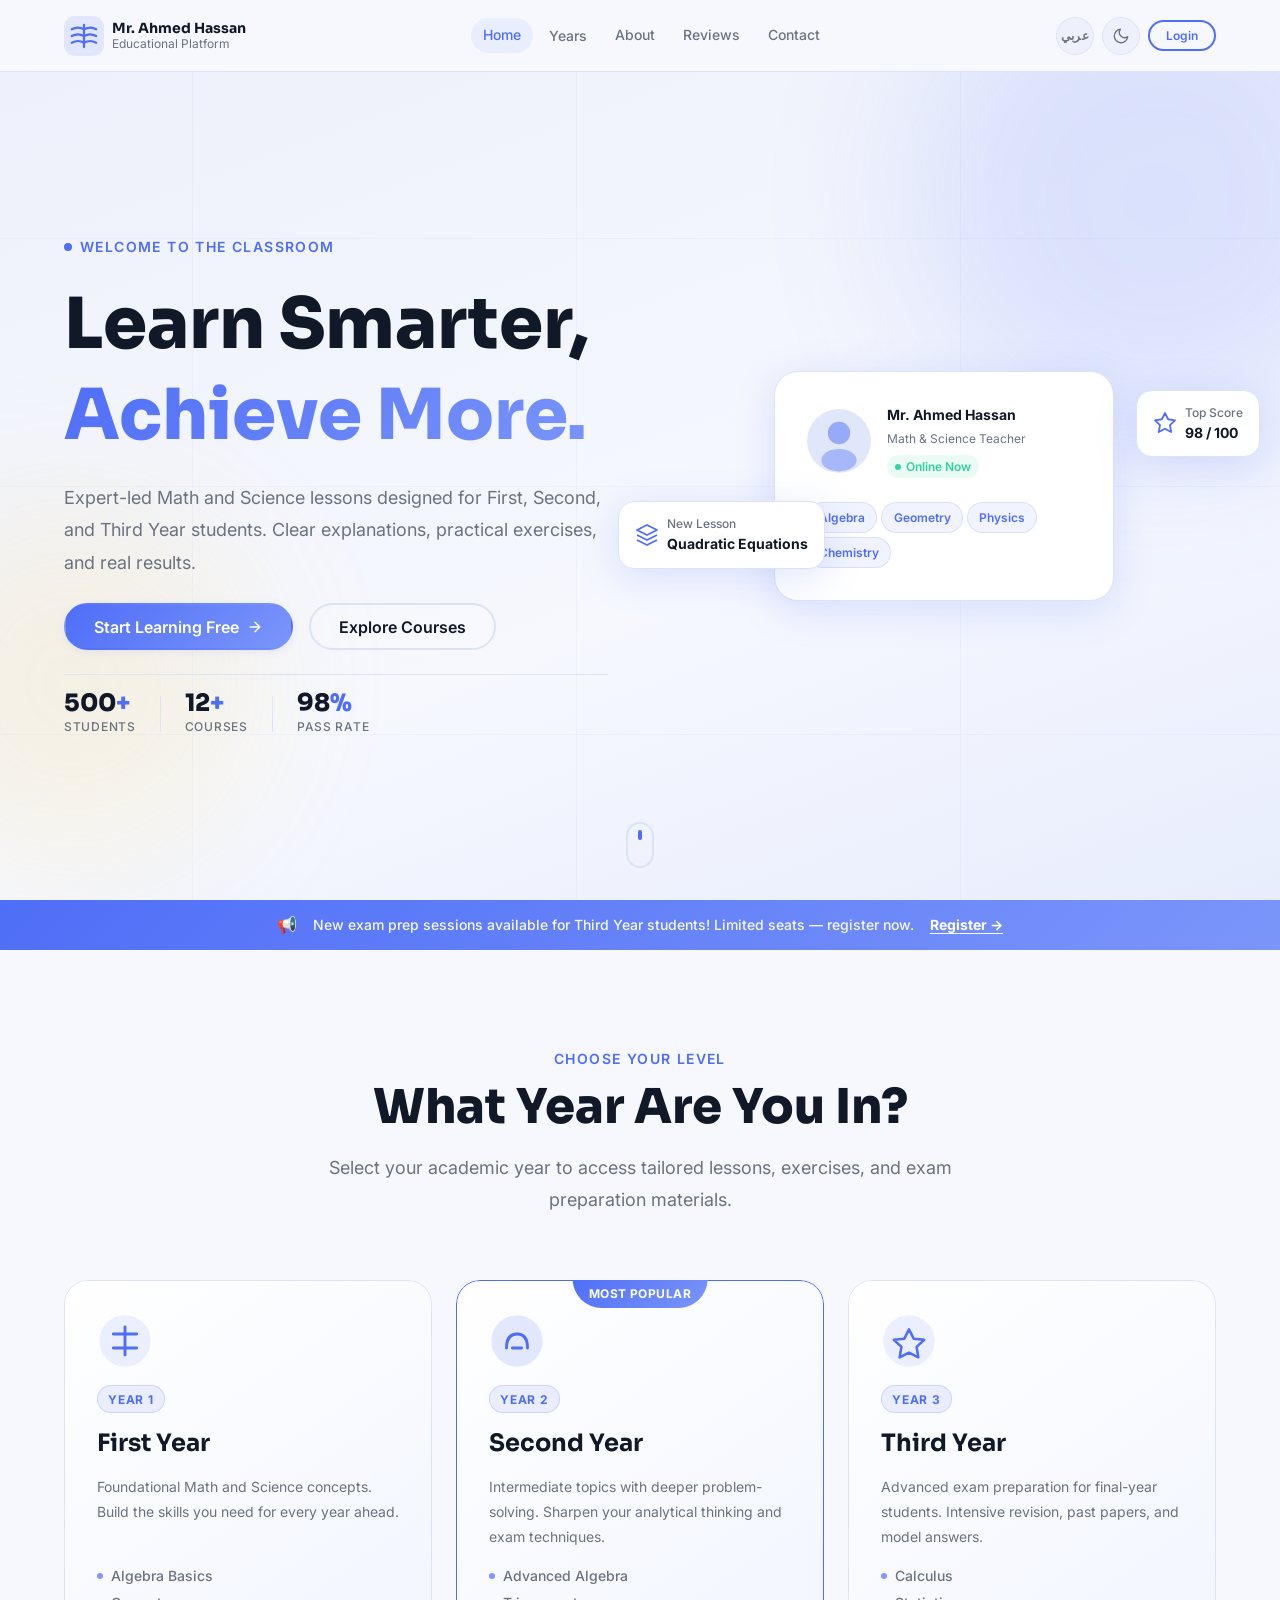
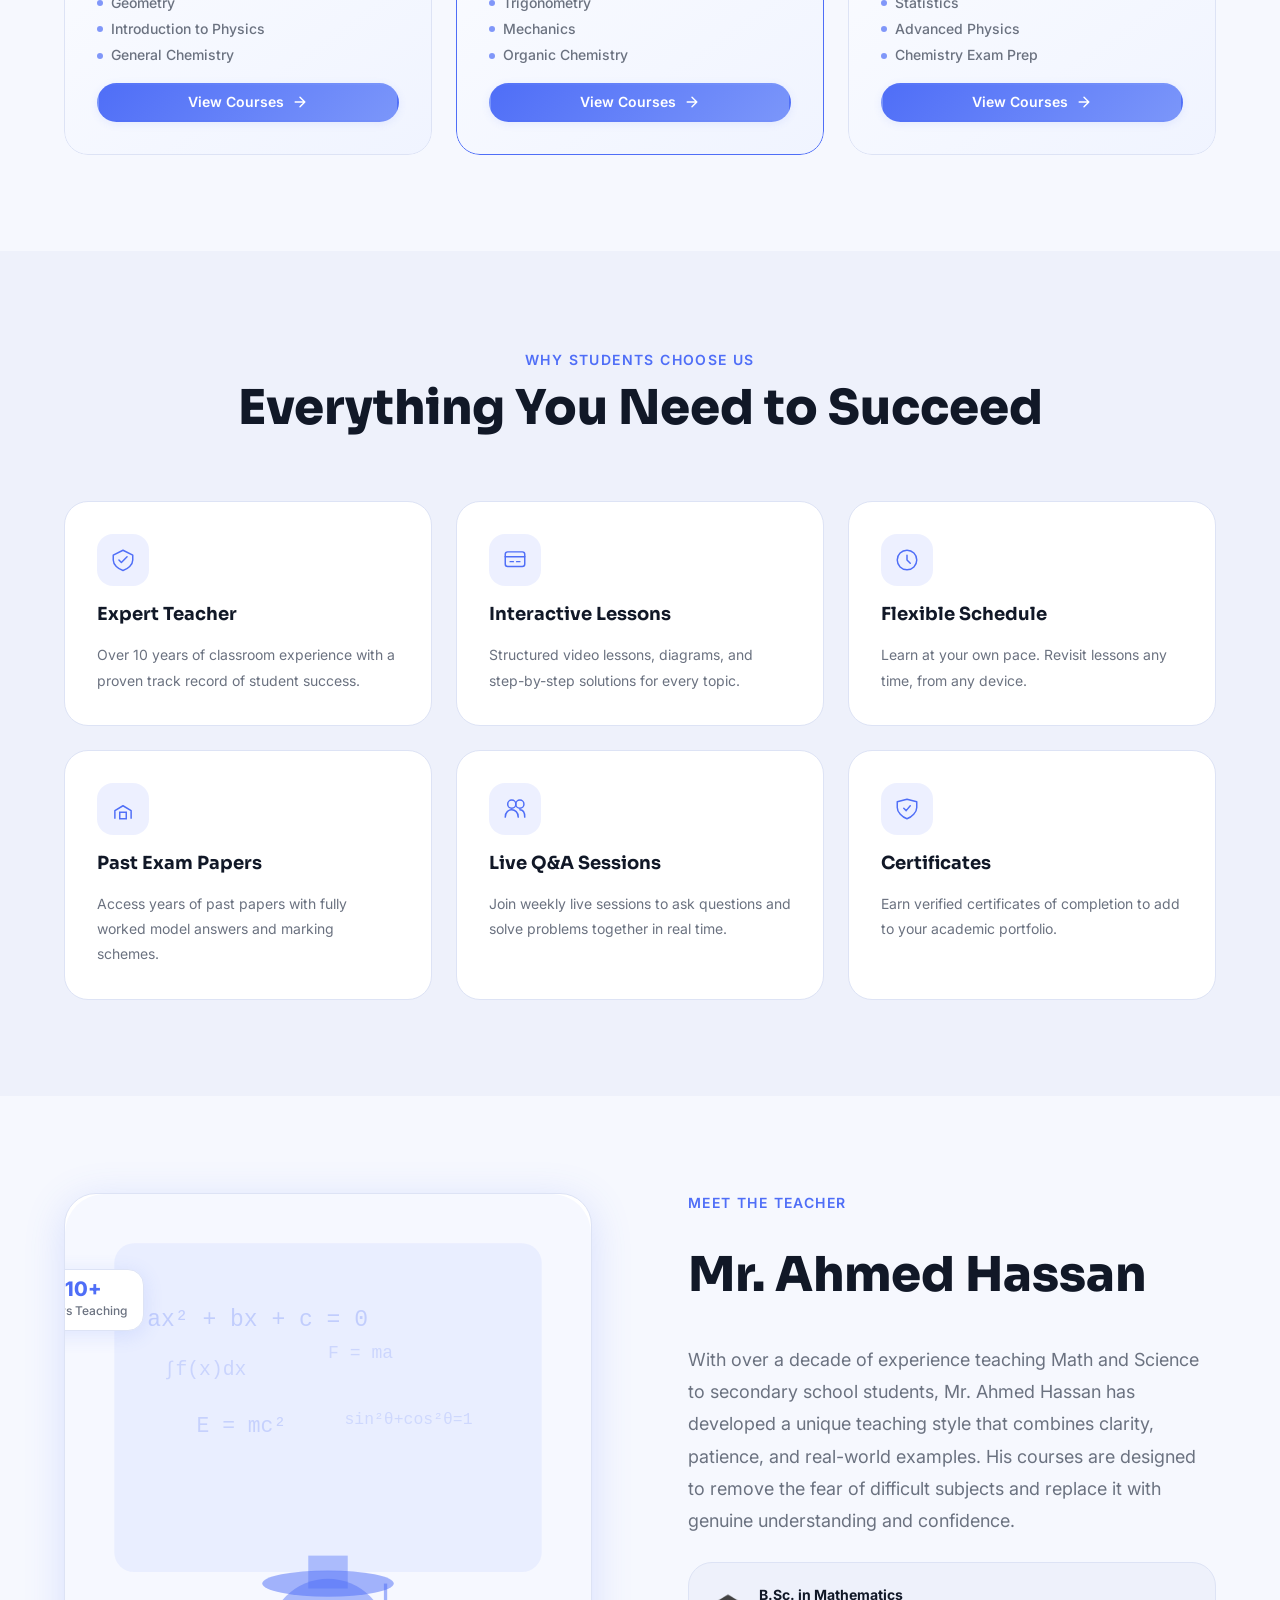
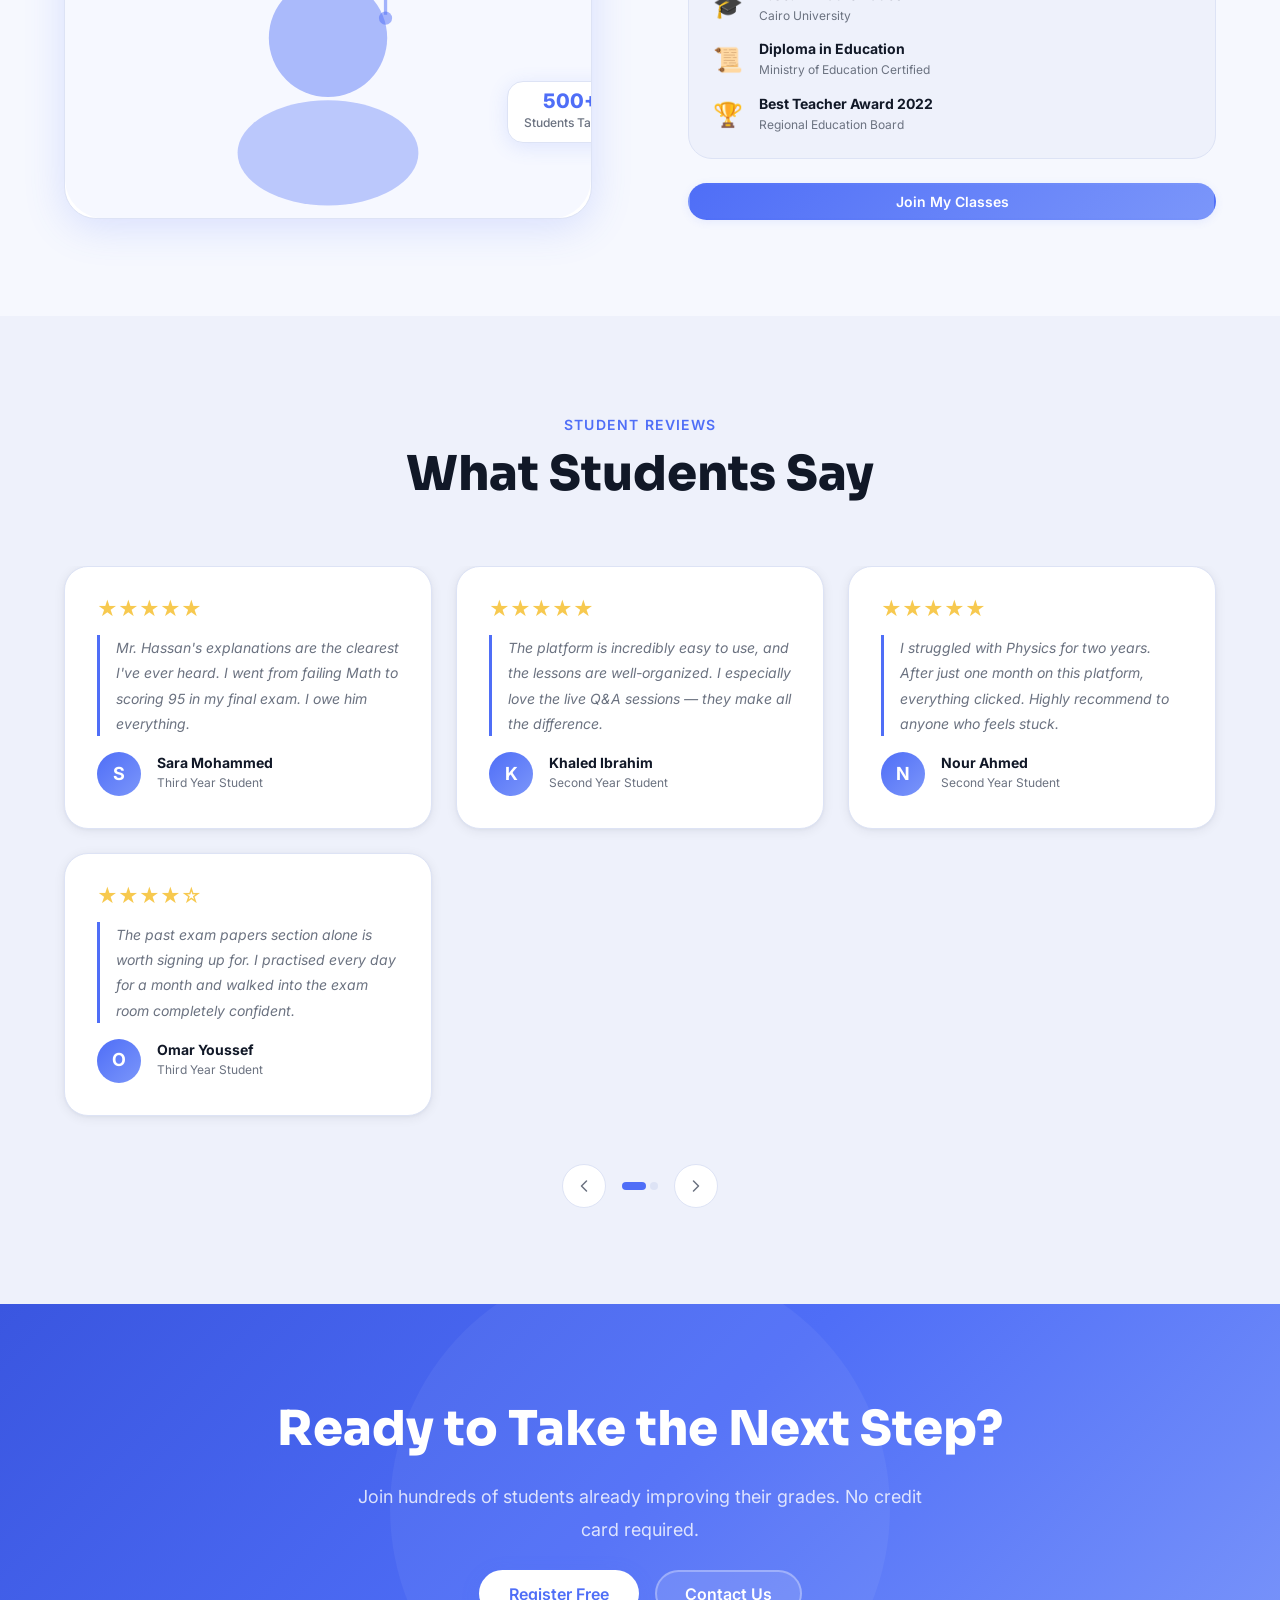
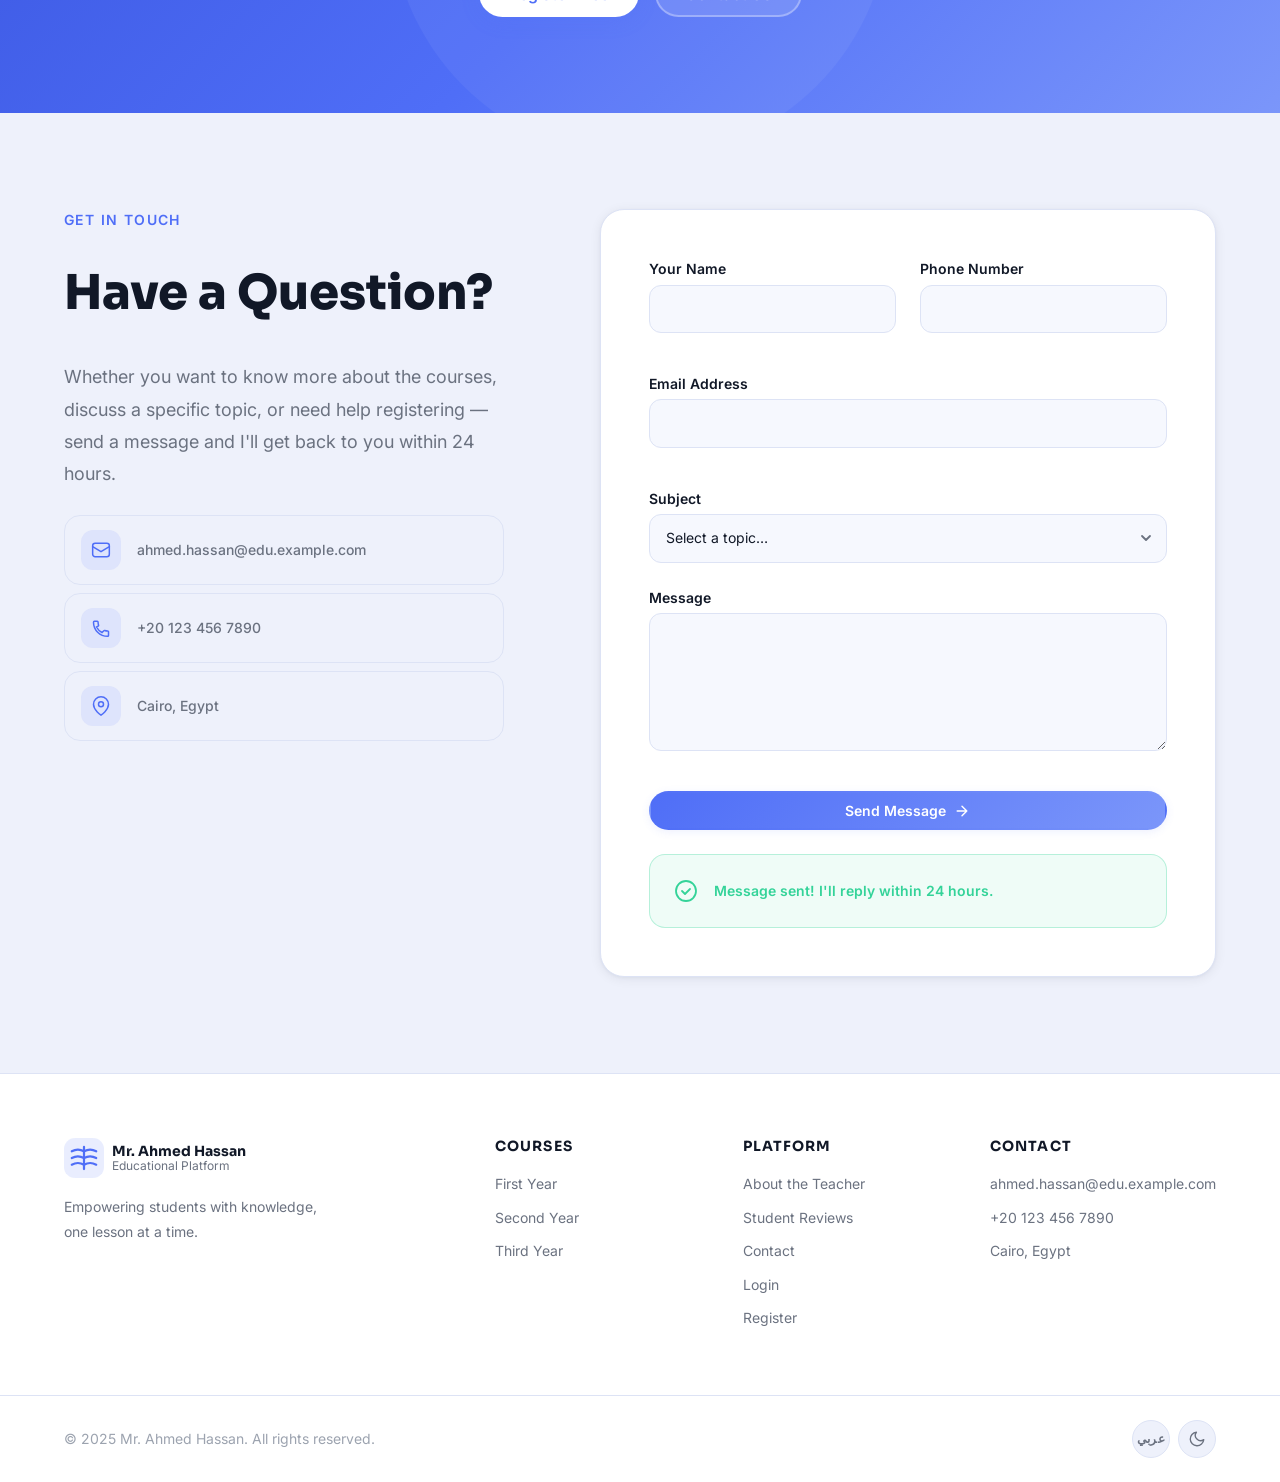
<file: index.html>
<!DOCTYPE html>
<html lang="en" dir="ltr" data-theme="light" data-lang="en">
<head>
  <meta charset="UTF-8" />
  <meta name="viewport" content="width=device-width, initial-scale=1.0" />
  <meta name="description" content="Mr. Ahmed Hassan – Expert Math & Science Tutor. Interactive lessons for first, second, and third year students." />
  <meta name="author" content="Mr. Ahmed Hassan" />
  <title>Mr. Ahmed Hassan | Educational Platform</title>

  <!-- ═══════════════════════════════════════════
       FONTS
  ═══════════════════════════════════════════ -->
  <link rel="preconnect" href="https://fonts.googleapis.com" />
  <link rel="preconnect" href="https://fonts.gstatic.com" crossorigin />
  <!--
    Display: Sora  (geometric, modern, excellent for headings)
    Body:    Inter (highly legible, versatile utility face)
    Arabic:  Cairo (pairs beautifully with both; clean geometric)
  -->
  <link href="https://fonts.googleapis.com/css2?family=Sora:wght@300;400;600;700;800&family=Inter:wght@300;400;500;600&family=Cairo:wght@300;400;600;700;800&display=swap" rel="stylesheet" />

  <!-- Stylesheets (loaded in Phase 2 & 3) -->
  <link rel="stylesheet" href="css/style.css" />
  <link rel="stylesheet" href="css/responsive.css" />

  <!-- Favicon placeholder (inline SVG as data URI) -->
  <link rel="icon" href="data:image/svg+xml,<svg xmlns='http://www.w3.org/2000/svg' viewBox='0 0 100 100'><text y='.9em' font-size='90'>📚</text></svg>" />
</head>

<body>

  <!-- ═══════════════════════════════════════════
       LOADING SCREEN
  ═══════════════════════════════════════════ -->
  <div id="loading-screen" aria-hidden="true">
    <div class="loader-inner">
      <div class="loader-logo">
        <svg viewBox="0 0 60 60" fill="none" xmlns="http://www.w3.org/2000/svg" aria-hidden="true">
          <!-- Open book icon -->
          <rect x="4" y="14" width="52" height="36" rx="4" fill="currentColor" opacity="0.15"/>
          <path d="M30 18 L30 46" stroke="currentColor" stroke-width="2.5" stroke-linecap="round"/>
          <path d="M8 20 Q19 16 30 20" stroke="currentColor" stroke-width="2.5" stroke-linecap="round" fill="none"/>
          <path d="M8 28 Q19 24 30 28" stroke="currentColor" stroke-width="2.5" stroke-linecap="round" fill="none"/>
          <path d="M8 36 Q19 32 30 36" stroke="currentColor" stroke-width="2.5" stroke-linecap="round" fill="none"/>
          <path d="M52 20 Q41 16 30 20" stroke="currentColor" stroke-width="2.5" stroke-linecap="round" fill="none"/>
          <path d="M52 28 Q41 24 30 28" stroke="currentColor" stroke-width="2.5" stroke-linecap="round" fill="none"/>
          <path d="M52 36 Q41 32 30 36" stroke="currentColor" stroke-width="2.5" stroke-linecap="round" fill="none"/>
        </svg>
      </div>
      <div class="loader-bar-track">
        <div class="loader-bar-fill" id="loader-bar"></div>
      </div>
      <p class="loader-text" id="loader-text" data-en="Loading your classroom…" data-ar="جارٍ تحميل الفصل الدراسي…">Loading your classroom…</p>
    </div>
  </div>
  <!-- /LOADING SCREEN -->


  <!-- ═══════════════════════════════════════════
       NAVIGATION
  ═══════════════════════════════════════════ -->
  <header class="site-header" id="site-header" role="banner">
    <nav class="nav-container" aria-label="Main navigation">

      <!-- Brand -->
      <a href="index.html" class="nav-brand" aria-label="Go to homepage">
        <div class="brand-icon" aria-hidden="true">
          <svg viewBox="0 0 36 36" fill="none" xmlns="http://www.w3.org/2000/svg">
            <rect width="36" height="36" rx="10" fill="currentColor" opacity="0.12"/>
            <path d="M18 8 L18 28" stroke="currentColor" stroke-width="2" stroke-linecap="round"/>
            <path d="M7 12 Q12.5 9 18 12" stroke="currentColor" stroke-width="2" stroke-linecap="round" fill="none"/>
            <path d="M7 18 Q12.5 15 18 18" stroke="currentColor" stroke-width="2" stroke-linecap="round" fill="none"/>
            <path d="M7 24 Q12.5 21 18 24" stroke="currentColor" stroke-width="2" stroke-linecap="round" fill="none"/>
            <path d="M29 12 Q23.5 9 18 12" stroke="currentColor" stroke-width="2" stroke-linecap="round" fill="none"/>
            <path d="M29 18 Q23.5 15 18 18" stroke="currentColor" stroke-width="2" stroke-linecap="round" fill="none"/>
            <path d="M29 24 Q23.5 21 18 24" stroke="currentColor" stroke-width="2" stroke-linecap="round" fill="none"/>
          </svg>
        </div>
        <div class="brand-text">
          <span class="brand-name" data-en="Mr. Ahmed Hassan" data-ar="أ. أحمد حسن">Mr. Ahmed Hassan</span>
          <span class="brand-subtitle" data-en="Educational Platform" data-ar="المنصة التعليمية">Educational Platform</span>
        </div>
      </a>

      <!-- Desktop Links -->
      <ul class="nav-links" role="list">
        <li><a href="index.html" class="nav-link active" data-en="Home" data-ar="الرئيسية">Home</a></li>
        <li class="nav-dropdown">
          <button class="nav-link nav-dropdown-trigger" aria-haspopup="true" aria-expanded="false"
                  data-en="Years" data-ar="السنوات">
            Years
            <svg class="chevron" viewBox="0 0 16 16" fill="none" aria-hidden="true">
              <path d="M4 6l4 4 4-4" stroke="currentColor" stroke-width="1.8" stroke-linecap="round" stroke-linejoin="round"/>
            </svg>
          </button>
          <ul class="dropdown-menu" role="list">
            <li>
              <a href="pages/first-year.html" class="dropdown-link">
                <span class="dropdown-icon" aria-hidden="true">①</span>
                <span data-en="First Year" data-ar="الصف الأول">First Year</span>
              </a>
            </li>
            <li>
              <a href="pages/second-year.html" class="dropdown-link">
                <span class="dropdown-icon" aria-hidden="true">②</span>
                <span data-en="Second Year" data-ar="الصف الثاني">Second Year</span>
              </a>
            </li>
            <li>
              <a href="pages/third-year.html" class="dropdown-link">
                <span class="dropdown-icon" aria-hidden="true">③</span>
                <span data-en="Third Year" data-ar="الصف الثالث">Third Year</span>
              </a>
            </li>
          </ul>
        </li>
        <li><a href="#about" class="nav-link" data-en="About" data-ar="عن المعلم">About</a></li>
        <li><a href="#testimonials" class="nav-link" data-en="Reviews" data-ar="التقييمات">Reviews</a></li>
        <li><a href="#contact" class="nav-link" data-en="Contact" data-ar="تواصل معنا">Contact</a></li>
      </ul>

      <!-- Nav Controls -->
      <div class="nav-controls">

        <!-- Language Toggle -->
        <button class="ctrl-btn lang-toggle" id="lang-toggle" aria-label="Switch to Arabic language">
          <span class="lang-label" id="lang-label">عربي</span>
        </button>

        <!-- Dark Mode Toggle -->
        <button class="ctrl-btn theme-toggle" id="theme-toggle" aria-label="Toggle dark mode">
          <!-- Sun icon (shown in dark mode) -->
          <svg class="icon-sun" viewBox="0 0 24 24" fill="none" aria-hidden="true">
            <circle cx="12" cy="12" r="5" stroke="currentColor" stroke-width="1.8"/>
            <path d="M12 2v2M12 20v2M2 12h2M20 12h2M4.93 4.93l1.41 1.41M17.66 17.66l1.41 1.41M4.93 19.07l1.41-1.41M17.66 6.34l1.41-1.41" stroke="currentColor" stroke-width="1.8" stroke-linecap="round"/>
          </svg>
          <!-- Moon icon (shown in light mode) -->
          <svg class="icon-moon" viewBox="0 0 24 24" fill="none" aria-hidden="true">
            <path d="M21 12.79A9 9 0 1 1 11.21 3a7 7 0 0 0 9.79 9.79z" stroke="currentColor" stroke-width="1.8" stroke-linecap="round" stroke-linejoin="round"/>
          </svg>
        </button>

        <!-- Login -->
        <a href="pages/login.html" class="btn btn-outline btn-sm" data-en="Login" data-ar="تسجيل الدخول">Login</a>

        <!-- Hamburger -->
        <button class="hamburger" id="hamburger" aria-label="Open menu" aria-expanded="false" aria-controls="mobile-menu">
          <span class="hamburger-line"></span>
          <span class="hamburger-line"></span>
          <span class="hamburger-line"></span>
        </button>

      </div>
    </nav>

    <!-- Mobile Menu -->
    <div class="mobile-menu" id="mobile-menu" role="dialog" aria-label="Mobile navigation" aria-hidden="true">
      <ul class="mobile-nav-links" role="list">
        <li><a href="index.html" class="mobile-nav-link active" data-en="Home" data-ar="الرئيسية">Home</a></li>
        <li>
          <button class="mobile-nav-link mobile-accordion-trigger" aria-expanded="false"
                  data-en="Years" data-ar="السنوات">
            Years
            <svg class="chevron" viewBox="0 0 16 16" fill="none" aria-hidden="true">
              <path d="M4 6l4 4 4-4" stroke="currentColor" stroke-width="1.8" stroke-linecap="round" stroke-linejoin="round"/>
            </svg>
          </button>
          <ul class="mobile-sub-menu" role="list">
            <li><a href="pages/first-year.html" class="mobile-sub-link" data-en="First Year" data-ar="الصف الأول">First Year</a></li>
            <li><a href="pages/second-year.html" class="mobile-sub-link" data-en="Second Year" data-ar="الصف الثاني">Second Year</a></li>
            <li><a href="pages/third-year.html" class="mobile-sub-link" data-en="Third Year" data-ar="الصف الثالث">Third Year</a></li>
          </ul>
        </li>
        <li><a href="#about" class="mobile-nav-link" data-en="About" data-ar="عن المعلم">About</a></li>
        <li><a href="#testimonials" class="mobile-nav-link" data-en="Reviews" data-ar="التقييمات">Reviews</a></li>
        <li><a href="#contact" class="mobile-nav-link" data-en="Contact" data-ar="تواصل معنا">Contact</a></li>
        <li class="mobile-nav-cta">
          <a href="pages/login.html" class="btn btn-primary btn-full" data-en="Login" data-ar="تسجيل الدخول">Login</a>
        </li>
        <li class="mobile-nav-cta">
          <a href="pages/register.html" class="btn btn-outline btn-full" data-en="Register Now" data-ar="سجّل الآن">Register Now</a>
        </li>
      </ul>
    </div>
    <!-- /Mobile Menu -->

  </header>
  <!-- /NAVIGATION -->


  <main id="main-content">

    <!-- ═══════════════════════════════════════════
         HERO SECTION
    ═══════════════════════════════════════════ -->
    <section class="hero" id="hero" aria-labelledby="hero-heading">

      <!-- Animated background grid -->
      <div class="hero-grid-bg" aria-hidden="true">
        <div class="grid-line grid-line--h" style="top:20%"></div>
        <div class="grid-line grid-line--h" style="top:50%"></div>
        <div class="grid-line grid-line--h" style="top:80%"></div>
        <div class="grid-line grid-line--v" style="left:15%"></div>
        <div class="grid-line grid-line--v" style="left:45%"></div>
        <div class="grid-line grid-line--v" style="left:75%"></div>
        <div class="grid-orb grid-orb--1" aria-hidden="true"></div>
        <div class="grid-orb grid-orb--2" aria-hidden="true"></div>
      </div>

      <div class="container hero-inner">
        <!-- Text Column -->
        <div class="hero-content" data-animate="fade-up">
          <div class="hero-eyebrow">
            <span class="eyebrow-dot" aria-hidden="true"></span>
            <span data-en="Welcome to the Classroom" data-ar="مرحباً بك في الفصل الدراسي">Welcome to the Classroom</span>
          </div>

          <h1 class="hero-heading" id="hero-heading">
            <span class="hero-heading--line" data-en="Learn Smarter," data-ar="تعلّم بذكاء،">Learn Smarter,</span>
            <span class="hero-heading--line hero-heading--accent" data-en="Achieve More." data-ar="حقّق المزيد.">Achieve More.</span>
          </h1>

          <p class="hero-description" data-en="Expert-led Math and Science lessons designed for First, Second, and Third Year students. Clear explanations, practical exercises, and real results."
             data-ar="دروس الرياضيات والعلوم بإشراف متخصص، مصمّمة لطلاب الصف الأول والثاني والثالث. شرح واضح، تمارين عملية، ونتائج حقيقية.">
            Expert-led Math and Science lessons designed for First, Second, and Third Year students. Clear explanations, practical exercises, and real results.
          </p>

          <div class="hero-actions">
            <a href="pages/register.html" class="btn btn-primary btn-lg">
              <span data-en="Start Learning Free" data-ar="ابدأ التعلم مجاناً">Start Learning Free</span>
              <svg viewBox="0 0 20 20" fill="none" aria-hidden="true">
                <path d="M4 10h12M10 4l6 6-6 6" stroke="currentColor" stroke-width="1.8" stroke-linecap="round" stroke-linejoin="round"/>
              </svg>
            </a>
            <a href="#years" class="btn btn-ghost btn-lg">
              <span data-en="Explore Courses" data-ar="استكشف الدورات">Explore Courses</span>
            </a>
          </div>

          <!-- Quick stats -->
          <div class="hero-stats" role="list">
            <div class="stat-item" role="listitem">
              <strong class="stat-number">500<span class="stat-plus">+</span></strong>
              <span class="stat-label" data-en="Students" data-ar="طالب">Students</span>
            </div>
            <div class="stat-divider" aria-hidden="true"></div>
            <div class="stat-item" role="listitem">
              <strong class="stat-number">12<span class="stat-plus">+</span></strong>
              <span class="stat-label" data-en="Courses" data-ar="دورة">Courses</span>
            </div>
            <div class="stat-divider" aria-hidden="true"></div>
            <div class="stat-item" role="listitem">
              <strong class="stat-number">98<span class="stat-plus">%</span></strong>
              <span class="stat-label" data-en="Pass Rate" data-ar="نسبة النجاح">Pass Rate</span>
            </div>
          </div>
        </div>

        <!-- Visual Column -->
        <div class="hero-visual" data-animate="fade-left" aria-hidden="true">
          <div class="hero-card hero-card--main">
            <div class="hcard-header">
              <div class="hcard-avatar">
                <!-- Teacher illustration placeholder — abstract geometric -->
                <svg viewBox="0 0 80 80" fill="none" xmlns="http://www.w3.org/2000/svg">
                  <circle cx="40" cy="40" r="40" fill="currentColor" opacity="0.08"/>
                  <circle cx="40" cy="30" r="14" fill="currentColor" opacity="0.5"/>
                  <ellipse cx="40" cy="64" rx="22" ry="14" fill="currentColor" opacity="0.4"/>
                </svg>
              </div>
              <div class="hcard-info">
                <p class="hcard-name" data-en="Mr. Ahmed Hassan" data-ar="أ. أحمد حسن">Mr. Ahmed Hassan</p>
                <p class="hcard-role" data-en="Math & Science Teacher" data-ar="معلم رياضيات وعلوم">Math & Science Teacher</p>
                <div class="hcard-badge">
                  <span class="badge-dot" aria-hidden="true"></span>
                  <span data-en="Online Now" data-ar="متاح الآن">Online Now</span>
                </div>
              </div>
            </div>
            <div class="hcard-subjects">
              <span class="subject-tag" data-en="Algebra" data-ar="الجبر">Algebra</span>
              <span class="subject-tag" data-en="Geometry" data-ar="الهندسة">Geometry</span>
              <span class="subject-tag" data-en="Physics" data-ar="الفيزياء">Physics</span>
              <span class="subject-tag" data-en="Chemistry" data-ar="الكيمياء">Chemistry</span>
            </div>
          </div>

          <!-- Floating accent cards -->
          <div class="hero-card hero-card--float hero-card--lesson">
            <svg viewBox="0 0 24 24" fill="none" aria-hidden="true">
              <path d="M12 2L2 7l10 5 10-5-10-5z" stroke="currentColor" stroke-width="1.8" stroke-linejoin="round"/>
              <path d="M2 17l10 5 10-5M2 12l10 5 10-5" stroke="currentColor" stroke-width="1.8" stroke-linejoin="round"/>
            </svg>
            <div>
              <p class="float-card-label" data-en="New Lesson" data-ar="درس جديد">New Lesson</p>
              <p class="float-card-value" data-en="Quadratic Equations" data-ar="المعادلات التربيعية">Quadratic Equations</p>
            </div>
          </div>

          <div class="hero-card hero-card--float hero-card--score">
            <svg viewBox="0 0 24 24" fill="none" aria-hidden="true">
              <path d="M12 2l3.09 6.26L22 9.27l-5 4.87 1.18 6.88L12 17.77l-6.18 3.25L7 14.14 2 9.27l6.91-1.01L12 2z"
                    stroke="currentColor" stroke-width="1.8" stroke-linejoin="round"/>
            </svg>
            <div>
              <p class="float-card-label" data-en="Top Score" data-ar="أعلى درجة">Top Score</p>
              <p class="float-card-value">98 / 100</p>
            </div>
          </div>
        </div>
      </div>

      <!-- Scroll indicator -->
      <div class="scroll-indicator" aria-hidden="true">
        <div class="scroll-dot"></div>
      </div>

    </section>
    <!-- /HERO -->


    <!-- ═══════════════════════════════════════════
         ANNOUNCEMENT BANNER
    ═══════════════════════════════════════════ -->
    <div class="announcement-banner" role="status" aria-live="polite">
      <div class="container announcement-inner">
        <span class="announcement-icon" aria-hidden="true">📢</span>
        <p data-en="New exam prep sessions available for Third Year students! Limited seats — register now."
           data-ar="جلسات تحضير الامتحانات متاحة لطلاب الصف الثالث! مقاعد محدودة — سجّل الآن.">
          New exam prep sessions available for Third Year students! Limited seats — register now.
        </p>
        <a href="pages/register.html" class="announcement-link" data-en="Register →" data-ar="← سجّل">Register →</a>
      </div>
    </div>
    <!-- /ANNOUNCEMENT -->


    <!-- ═══════════════════════════════════════════
         YEARS / COURSES SECTION
    ═══════════════════════════════════════════ -->
    <section class="section years-section" id="years" aria-labelledby="years-heading">
      <div class="container">

        <div class="section-header" data-animate="fade-up">
          <p class="section-eyebrow" data-en="Choose Your Level" data-ar="اختر مستواك">Choose Your Level</p>
          <h2 class="section-heading" id="years-heading"
              data-en="What Year Are You In?" data-ar="في أيّ صف أنت؟">What Year Are You In?</h2>
          <p class="section-subheading"
             data-en="Select your academic year to access tailored lessons, exercises, and exam preparation materials."
             data-ar="اختر سنتك الدراسية للوصول إلى الدروس المخصصة والتمارين ومواد الإعداد للامتحانات.">
            Select your academic year to access tailored lessons, exercises, and exam preparation materials.
          </p>
        </div>

        <div class="years-grid">

          <!-- First Year Card -->
          <article class="year-card" data-animate="fade-up" data-delay="0">
            <div class="year-card-glow" aria-hidden="true"></div>
            <div class="year-card-inner">
              <div class="year-card-icon" aria-hidden="true">
                <svg viewBox="0 0 48 48" fill="none" xmlns="http://www.w3.org/2000/svg">
                  <circle cx="24" cy="24" r="22" fill="currentColor" opacity="0.1"/>
                  <path d="M24 12v24M14 18h20M14 30h20" stroke="currentColor" stroke-width="2.5" stroke-linecap="round"/>
                </svg>
              </div>
              <span class="year-badge" data-en="Year 1" data-ar="الصف الأول">Year 1</span>
              <h3 class="year-card-title" data-en="First Year" data-ar="الصف الأول الثانوي">First Year</h3>
              <p class="year-card-desc"
                 data-en="Foundational Math and Science concepts. Build the skills you need for every year ahead."
                 data-ar="مفاهيم أساسية في الرياضيات والعلوم. ابنِ المهارات التي تحتاجها في كل السنوات القادمة.">
                Foundational Math and Science concepts. Build the skills you need for every year ahead.
              </p>
              <ul class="year-card-subjects" role="list">
                <li data-en="Algebra Basics" data-ar="أساسيات الجبر">Algebra Basics</li>
                <li data-en="Geometry" data-ar="الهندسة">Geometry</li>
                <li data-en="Introduction to Physics" data-ar="مقدمة في الفيزياء">Introduction to Physics</li>
                <li data-en="General Chemistry" data-ar="الكيمياء العامة">General Chemistry</li>
              </ul>
              <a href="pages/first-year.html" class="btn btn-primary year-card-btn">
                <span data-en="View Courses" data-ar="عرض الدورات">View Courses</span>
                <svg viewBox="0 0 20 20" fill="none" aria-hidden="true">
                  <path d="M4 10h12M10 4l6 6-6 6" stroke="currentColor" stroke-width="1.8" stroke-linecap="round" stroke-linejoin="round"/>
                </svg>
              </a>
            </div>
          </article>

          <!-- Second Year Card -->
          <article class="year-card year-card--featured" data-animate="fade-up" data-delay="100">
            <div class="year-card-glow" aria-hidden="true"></div>
            <div class="year-card-badge-popular" data-en="Most Popular" data-ar="الأكثر شعبية">Most Popular</div>
            <div class="year-card-inner">
              <div class="year-card-icon" aria-hidden="true">
                <svg viewBox="0 0 48 48" fill="none" xmlns="http://www.w3.org/2000/svg">
                  <circle cx="24" cy="24" r="22" fill="currentColor" opacity="0.15"/>
                  <path d="M15 30 Q15 18 24 18 Q33 18 33 30" stroke="currentColor" stroke-width="2.5" stroke-linecap="round" fill="none"/>
                  <line x1="20" y1="30" x2="28" y2="30" stroke="currentColor" stroke-width="2.5" stroke-linecap="round"/>
                </svg>
              </div>
              <span class="year-badge" data-en="Year 2" data-ar="الصف الثاني">Year 2</span>
              <h3 class="year-card-title" data-en="Second Year" data-ar="الصف الثاني الثانوي">Second Year</h3>
              <p class="year-card-desc"
                 data-en="Intermediate topics with deeper problem-solving. Sharpen your analytical thinking and exam techniques."
                 data-ar="موضوعات متوسطة مع حل مشكلات أعمق. صقل تفكيرك التحليلي وأساليب الامتحانات.">
                Intermediate topics with deeper problem-solving. Sharpen your analytical thinking and exam techniques.
              </p>
              <ul class="year-card-subjects" role="list">
                <li data-en="Advanced Algebra" data-ar="الجبر المتقدم">Advanced Algebra</li>
                <li data-en="Trigonometry" data-ar="حساب المثلثات">Trigonometry</li>
                <li data-en="Mechanics" data-ar="الميكانيكا">Mechanics</li>
                <li data-en="Organic Chemistry" data-ar="الكيمياء العضوية">Organic Chemistry</li>
              </ul>
              <a href="pages/second-year.html" class="btn btn-primary year-card-btn">
                <span data-en="View Courses" data-ar="عرض الدورات">View Courses</span>
                <svg viewBox="0 0 20 20" fill="none" aria-hidden="true">
                  <path d="M4 10h12M10 4l6 6-6 6" stroke="currentColor" stroke-width="1.8" stroke-linecap="round" stroke-linejoin="round"/>
                </svg>
              </a>
            </div>
          </article>

          <!-- Third Year Card -->
          <article class="year-card" data-animate="fade-up" data-delay="200">
            <div class="year-card-glow" aria-hidden="true"></div>
            <div class="year-card-inner">
              <div class="year-card-icon" aria-hidden="true">
                <svg viewBox="0 0 48 48" fill="none" xmlns="http://www.w3.org/2000/svg">
                  <circle cx="24" cy="24" r="22" fill="currentColor" opacity="0.1"/>
                  <path d="M24 14 L28 22 L37 23 L30.5 29 L32 38 L24 34 L16 38 L17.5 29 L11 23 L20 22 Z"
                        stroke="currentColor" stroke-width="2.2" stroke-linejoin="round" fill="none"/>
                </svg>
              </div>
              <span class="year-badge" data-en="Year 3" data-ar="الصف الثالث">Year 3</span>
              <h3 class="year-card-title" data-en="Third Year" data-ar="الصف الثالث الثانوي">Third Year</h3>
              <p class="year-card-desc"
                 data-en="Advanced exam preparation for final-year students. Intensive revision, past papers, and model answers."
                 data-ar="إعداد متقدم للامتحانات لطلاب السنة الأخيرة. مراجعة مكثفة وأوراق الامتحانات السابقة والإجابات النموذجية.">
                Advanced exam preparation for final-year students. Intensive revision, past papers, and model answers.
              </p>
              <ul class="year-card-subjects" role="list">
                <li data-en="Calculus" data-ar="حساب التفاضل والتكامل">Calculus</li>
                <li data-en="Statistics" data-ar="الإحصاء">Statistics</li>
                <li data-en="Advanced Physics" data-ar="الفيزياء المتقدمة">Advanced Physics</li>
                <li data-en="Chemistry Exam Prep" data-ar="الكيمياء - إعداد الامتحان">Chemistry Exam Prep</li>
              </ul>
              <a href="pages/third-year.html" class="btn btn-primary year-card-btn">
                <span data-en="View Courses" data-ar="عرض الدورات">View Courses</span>
                <svg viewBox="0 0 20 20" fill="none" aria-hidden="true">
                  <path d="M4 10h12M10 4l6 6-6 6" stroke="currentColor" stroke-width="1.8" stroke-linecap="round" stroke-linejoin="round"/>
                </svg>
              </a>
            </div>
          </article>

        </div>
      </div>
    </section>
    <!-- /YEARS -->


    <!-- ═══════════════════════════════════════════
         FEATURES / WHY US SECTION
    ═══════════════════════════════════════════ -->
    <section class="section features-section" id="features" aria-labelledby="features-heading">
      <div class="container">

        <div class="section-header" data-animate="fade-up">
          <p class="section-eyebrow" data-en="Why Students Choose Us" data-ar="لماذا يختارنا الطلاب">Why Students Choose Us</p>
          <h2 class="section-heading" id="features-heading"
              data-en="Everything You Need to Succeed" data-ar="كل ما تحتاجه للنجاح">Everything You Need to Succeed</h2>
        </div>

        <div class="features-grid">

          <div class="feature-card" data-animate="fade-up" data-delay="0">
            <div class="feature-icon" aria-hidden="true">
              <svg viewBox="0 0 32 32" fill="none">
                <path d="M16 4 L28 10 V16 C28 22 22 27 16 29 C10 27 4 22 4 16 V10 Z" stroke="currentColor" stroke-width="1.8" stroke-linejoin="round"/>
                <path d="M11 16 L14 19 L21 12" stroke="currentColor" stroke-width="1.8" stroke-linecap="round" stroke-linejoin="round"/>
              </svg>
            </div>
            <h3 class="feature-title" data-en="Expert Teacher" data-ar="معلم خبير">Expert Teacher</h3>
            <p class="feature-desc" data-en="Over 10 years of classroom experience with a proven track record of student success."
               data-ar="أكثر من 10 سنوات من الخبرة الميدانية مع سجل حافل بنجاح الطلاب.">
              Over 10 years of classroom experience with a proven track record of student success.
            </p>
          </div>

          <div class="feature-card" data-animate="fade-up" data-delay="80">
            <div class="feature-icon" aria-hidden="true">
              <svg viewBox="0 0 32 32" fill="none">
                <rect x="4" y="6" width="24" height="18" rx="3" stroke="currentColor" stroke-width="1.8"/>
                <path d="M4 12h24" stroke="currentColor" stroke-width="1.8" stroke-linecap="round"/>
                <path d="M10 18h4M18 18h4" stroke="currentColor" stroke-width="1.8" stroke-linecap="round"/>
              </svg>
            </div>
            <h3 class="feature-title" data-en="Interactive Lessons" data-ar="دروس تفاعلية">Interactive Lessons</h3>
            <p class="feature-desc" data-en="Structured video lessons, diagrams, and step-by-step solutions for every topic."
               data-ar="دروس فيديو منظمة ورسوم بيانية وحلول خطوة بخطوة لكل موضوع.">
              Structured video lessons, diagrams, and step-by-step solutions for every topic.
            </p>
          </div>

          <div class="feature-card" data-animate="fade-up" data-delay="160">
            <div class="feature-icon" aria-hidden="true">
              <svg viewBox="0 0 32 32" fill="none">
                <circle cx="16" cy="16" r="12" stroke="currentColor" stroke-width="1.8"/>
                <path d="M16 10 v6 l4 4" stroke="currentColor" stroke-width="1.8" stroke-linecap="round" stroke-linejoin="round"/>
              </svg>
            </div>
            <h3 class="feature-title" data-en="Flexible Schedule" data-ar="جدول مرن">Flexible Schedule</h3>
            <p class="feature-desc" data-en="Learn at your own pace. Revisit lessons any time, from any device."
               data-ar="تعلّم وفق وتيرتك الخاصة. راجع الدروس في أي وقت ومن أي جهاز.">
              Learn at your own pace. Revisit lessons any time, from any device.
            </p>
          </div>

          <div class="feature-card" data-animate="fade-up" data-delay="0">
            <div class="feature-icon" aria-hidden="true">
              <svg viewBox="0 0 32 32" fill="none">
                <path d="M6 28 L6 18 L16 12 L26 18 L26 28" stroke="currentColor" stroke-width="1.8" stroke-linejoin="round"/>
                <rect x="12" y="20" width="8" height="8" stroke="currentColor" stroke-width="1.8"/>
              </svg>
            </div>
            <h3 class="feature-title" data-en="Past Exam Papers" data-ar="أوراق الامتحانات السابقة">Past Exam Papers</h3>
            <p class="feature-desc" data-en="Access years of past papers with fully worked model answers and marking schemes."
               data-ar="الوصول إلى سنوات من الأوراق السابقة مع إجابات نموذجية ومخططات تصحيح.">
              Access years of past papers with fully worked model answers and marking schemes.
            </p>
          </div>

          <div class="feature-card" data-animate="fade-up" data-delay="80">
            <div class="feature-icon" aria-hidden="true">
              <svg viewBox="0 0 32 32" fill="none">
                <circle cx="12" cy="10" r="5" stroke="currentColor" stroke-width="1.8"/>
                <circle cx="22" cy="10" r="5" stroke="currentColor" stroke-width="1.8"/>
                <path d="M4 26 C4 20 8 17 12 17 C16 17 20 20 20 26" stroke="currentColor" stroke-width="1.8" stroke-linecap="round" fill="none"/>
                <path d="M22 17 C26 17 28 20 28 26" stroke="currentColor" stroke-width="1.8" stroke-linecap="round" fill="none"/>
              </svg>
            </div>
            <h3 class="feature-title" data-en="Live Q&amp;A Sessions" data-ar="جلسات أسئلة وأجوبة مباشرة">Live Q&A Sessions</h3>
            <p class="feature-desc" data-en="Join weekly live sessions to ask questions and solve problems together in real time."
               data-ar="انضم إلى جلسات مباشرة أسبوعية لطرح الأسئلة وحل المسائل معاً في الوقت الفعلي.">
              Join weekly live sessions to ask questions and solve problems together in real time.
            </p>
          </div>

          <div class="feature-card" data-animate="fade-up" data-delay="160">
            <div class="feature-icon" aria-hidden="true">
              <svg viewBox="0 0 32 32" fill="none">
                <path d="M28 14 C28 20 22 26 16 28 C10 26 4 20 4 14 V7 L16 4 L28 7 Z" stroke="currentColor" stroke-width="1.8" stroke-linejoin="round"/>
                <path d="M12 15 L15 18 L20 12" stroke="currentColor" stroke-width="1.8" stroke-linecap="round" stroke-linejoin="round"/>
              </svg>
            </div>
            <h3 class="feature-title" data-en="Certificates" data-ar="شهادات">Certificates</h3>
            <p class="feature-desc" data-en="Earn verified certificates of completion to add to your academic portfolio."
               data-ar="احصل على شهادات إتمام معتمدة لإضافتها إلى محفظتك الأكاديمية.">
              Earn verified certificates of completion to add to your academic portfolio.
            </p>
          </div>

        </div>
      </div>
    </section>
    <!-- /FEATURES -->


    <!-- ═══════════════════════════════════════════
         ABOUT SECTION
    ═══════════════════════════════════════════ -->
    <section class="section about-section" id="about" aria-labelledby="about-heading">
      <div class="container about-inner">

        <!-- Visual side -->
        <div class="about-visual" data-animate="fade-right">
          <div class="about-image-frame">
            <!-- Geometric abstract teacher portrait -->
            <svg viewBox="0 0 320 380" fill="none" xmlns="http://www.w3.org/2000/svg" class="about-portrait" role="img" aria-label="Portrait illustration of Mr. Ahmed Hassan">
              <rect width="320" height="380" rx="24" fill="currentColor" opacity="0.05"/>
              <!-- Chalkboard background shape -->
              <rect x="30" y="30" width="260" height="200" rx="12" fill="currentColor" opacity="0.08"/>
              <!-- Chalk equations decoration -->
              <text x="50" y="80" font-family="monospace" font-size="14" fill="currentColor" opacity="0.25">ax² + bx + c = 0</text>
              <text x="60" y="110" font-family="monospace" font-size="12" fill="currentColor" opacity="0.2">∫f(x)dx</text>
              <text x="160" y="100" font-family="monospace" font-size="11" fill="currentColor" opacity="0.18">F = ma</text>
              <text x="80" y="145" font-family="monospace" font-size="13" fill="currentColor" opacity="0.22">E = mc²</text>
              <text x="170" y="140" font-family="monospace" font-size="10" fill="currentColor" opacity="0.17">sin²θ+cos²θ=1</text>
              <!-- Teacher figure (geometric) -->
              <circle cx="160" cy="270" r="36" fill="currentColor" opacity="0.45"/>
              <ellipse cx="160" cy="340" rx="55" ry="32" fill="currentColor" opacity="0.35"/>
              <!-- Mortarboard cap -->
              <ellipse cx="160" cy="237" rx="40" ry="8" fill="currentColor" opacity="0.5"/>
              <rect x="148" y="220" width="24" height="20" fill="currentColor" opacity="0.4"/>
              <line x1="195" y1="237" x2="195" y2="256" stroke="currentColor" stroke-width="2" opacity="0.5"/>
              <circle cx="195" cy="258" r="4" fill="currentColor" opacity="0.5"/>
            </svg>

            <!-- Floating achievement chips -->
            <div class="about-chip about-chip--1">
              <strong>10+</strong>
              <span data-en="Years Teaching" data-ar="سنوات تدريس">Years Teaching</span>
            </div>
            <div class="about-chip about-chip--2">
              <strong>500+</strong>
              <span data-en="Students Taught" data-ar="طالب تخرّج">Students Taught</span>
            </div>
          </div>
        </div>

        <!-- Text side -->
        <div class="about-content" data-animate="fade-left">
          <p class="section-eyebrow" data-en="Meet the Teacher" data-ar="تعرّف على المعلم">Meet the Teacher</p>
          <h2 class="section-heading" id="about-heading"
              data-en="Mr. Ahmed Hassan" data-ar="أ. أحمد حسن">Mr. Ahmed Hassan</h2>

          <p class="about-bio"
             data-en="With over a decade of experience teaching Math and Science to secondary school students, Mr. Ahmed Hassan has developed a unique teaching style that combines clarity, patience, and real-world examples. His courses are designed to remove the fear of difficult subjects and replace it with genuine understanding and confidence."
             data-ar="بخبرة تزيد على عقد في تدريس الرياضيات والعلوم لطلاب المرحلة الثانوية، طوّر أ. أحمد حسن أسلوباً تدريسياً فريداً يجمع الوضوح والصبر والأمثلة الواقعية. صُمِّمت دوراته لإزالة الخوف من المواد الصعبة واستبداله بفهم حقيقي وثقة بالنفس.">
            With over a decade of experience teaching Math and Science to secondary school students, Mr. Ahmed Hassan has developed a unique teaching style that combines clarity, patience, and real-world examples. His courses are designed to remove the fear of difficult subjects and replace it with genuine understanding and confidence.
          </p>

          <div class="about-credentials">
            <div class="credential">
              <div class="credential-icon" aria-hidden="true">🎓</div>
              <div>
                <p class="credential-title" data-en="B.Sc. in Mathematics" data-ar="بكالوريوس في الرياضيات">B.Sc. in Mathematics</p>
                <p class="credential-inst" data-en="Cairo University" data-ar="جامعة القاهرة">Cairo University</p>
              </div>
            </div>
            <div class="credential">
              <div class="credential-icon" aria-hidden="true">📜</div>
              <div>
                <p class="credential-title" data-en="Diploma in Education" data-ar="دبلوم في التربية">Diploma in Education</p>
                <p class="credential-inst" data-en="Ministry of Education Certified" data-ar="معتمد من وزارة التربية والتعليم">Ministry of Education Certified</p>
              </div>
            </div>
            <div class="credential">
              <div class="credential-icon" aria-hidden="true">🏆</div>
              <div>
                <p class="credential-title" data-en="Best Teacher Award 2022" data-ar="جائزة أفضل معلم 2022">Best Teacher Award 2022</p>
                <p class="credential-inst" data-en="Regional Education Board" data-ar="مجلس التعليم الإقليمي">Regional Education Board</p>
              </div>
            </div>
          </div>

          <a href="pages/register.html" class="btn btn-primary">
            <span data-en="Join My Classes" data-ar="انضم إلى دروسي">Join My Classes</span>
          </a>
        </div>

      </div>
    </section>
    <!-- /ABOUT -->


    <!-- ═══════════════════════════════════════════
         TESTIMONIALS SECTION
    ═══════════════════════════════════════════ -->
    <section class="section testimonials-section" id="testimonials" aria-labelledby="testimonials-heading">
      <div class="container">

        <div class="section-header" data-animate="fade-up">
          <p class="section-eyebrow" data-en="Student Reviews" data-ar="تقييمات الطلاب">Student Reviews</p>
          <h2 class="section-heading" id="testimonials-heading"
              data-en="What Students Say" data-ar="ماذا يقول الطلاب">What Students Say</h2>
        </div>

        <!-- Testimonials Track (scrollable carousel) -->
        <div class="testimonials-track-wrapper" role="region" aria-label="Student testimonials carousel">
          <div class="testimonials-track" id="testimonials-track">

            <article class="testimonial-card" data-animate="fade-up" data-delay="0">
              <div class="testimonial-stars" aria-label="5 out of 5 stars" role="img">
                <span aria-hidden="true">★★★★★</span>
              </div>
              <blockquote class="testimonial-quote"
                data-en="Mr. Hassan's explanations are the clearest I've ever heard. I went from failing Math to scoring 95 in my final exam. I owe him everything."
                data-ar="شرح أ. حسن هو الأوضح الذي سمعته على الإطلاق. انتقلت من الرسوب في الرياضيات إلى الحصول على 95 في امتحاني النهائي. أنا مدين له بكل شيء.">
                "Mr. Hassan's explanations are the clearest I've ever heard. I went from failing Math to scoring 95 in my final exam. I owe him everything."
              </blockquote>
              <footer class="testimonial-author">
                <div class="author-avatar" aria-hidden="true">S</div>
                <div>
                  <p class="author-name" data-en="Sara Mohammed" data-ar="سارة محمد">Sara Mohammed</p>
                  <p class="author-year" data-en="Third Year Student" data-ar="طالبة صف ثالث">Third Year Student</p>
                </div>
              </footer>
            </article>

            <article class="testimonial-card" data-animate="fade-up" data-delay="80">
              <div class="testimonial-stars" aria-label="5 out of 5 stars" role="img">
                <span aria-hidden="true">★★★★★</span>
              </div>
              <blockquote class="testimonial-quote"
                data-en="The platform is incredibly easy to use, and the lessons are well-organized. I especially love the live Q&amp;A sessions — they make all the difference."
                data-ar="المنصة سهلة الاستخدام بشكل لا يصدق، والدروس منظمة جيداً. أحب بشكل خاص جلسات الأسئلة والأجوبة المباشرة — إنها تصنع الفارق.">
                "The platform is incredibly easy to use, and the lessons are well-organized. I especially love the live Q&A sessions — they make all the difference."
              </blockquote>
              <footer class="testimonial-author">
                <div class="author-avatar" aria-hidden="true">K</div>
                <div>
                  <p class="author-name" data-en="Khaled Ibrahim" data-ar="خالد إبراهيم">Khaled Ibrahim</p>
                  <p class="author-year" data-en="Second Year Student" data-ar="طالب صف ثاني">Second Year Student</p>
                </div>
              </footer>
            </article>

            <article class="testimonial-card" data-animate="fade-up" data-delay="160">
              <div class="testimonial-stars" aria-label="5 out of 5 stars" role="img">
                <span aria-hidden="true">★★★★★</span>
              </div>
              <blockquote class="testimonial-quote"
                data-en="I struggled with Physics for two years. After just one month on this platform, everything clicked. Highly recommend to anyone who feels stuck."
                data-ar="كنت أعاني مع الفيزياء لمدة عامين. بعد شهر واحد فقط على هذه المنصة، اتضحت كل الأمور. أنصح به بشدة لكل من يشعر بالعقبات.">
                "I struggled with Physics for two years. After just one month on this platform, everything clicked. Highly recommend to anyone who feels stuck."
              </blockquote>
              <footer class="testimonial-author">
                <div class="author-avatar" aria-hidden="true">N</div>
                <div>
                  <p class="author-name" data-en="Nour Ahmed" data-ar="نور أحمد">Nour Ahmed</p>
                  <p class="author-year" data-en="Second Year Student" data-ar="طالبة صف ثاني">Second Year Student</p>
                </div>
              </footer>
            </article>

            <article class="testimonial-card" data-animate="fade-up" data-delay="240">
              <div class="testimonial-stars" aria-label="4 out of 5 stars" role="img">
                <span aria-hidden="true">★★★★☆</span>
              </div>
              <blockquote class="testimonial-quote"
                data-en="The past exam papers section alone is worth signing up for. I practised every day for a month and walked into the exam room completely confident."
                data-ar="قسم أوراق الامتحانات السابقة وحده يستحق الاشتراك. تدربت كل يوم لمدة شهر ودخلت قاعة الامتحان بثقة تامة.">
                "The past exam papers section alone is worth signing up for. I practised every day for a month and walked into the exam room completely confident."
              </blockquote>
              <footer class="testimonial-author">
                <div class="author-avatar" aria-hidden="true">O</div>
                <div>
                  <p class="author-name" data-en="Omar Youssef" data-ar="عمر يوسف">Omar Youssef</p>
                  <p class="author-year" data-en="Third Year Student" data-ar="طالب صف ثالث">Third Year Student</p>
                </div>
              </footer>
            </article>

          </div><!-- /testimonials-track -->

          <!-- Carousel Controls -->
          <div class="testimonials-controls" role="group" aria-label="Carousel controls">
            <button class="testimonials-prev" id="testimonials-prev" aria-label="Previous testimonials">
              <svg viewBox="0 0 24 24" fill="none" aria-hidden="true">
                <path d="M15 18l-6-6 6-6" stroke="currentColor" stroke-width="1.8" stroke-linecap="round" stroke-linejoin="round"/>
              </svg>
            </button>
            <div class="testimonials-dots" id="testimonials-dots" role="list" aria-label="Testimonial pagination"></div>
            <button class="testimonials-next" id="testimonials-next" aria-label="Next testimonials">
              <svg viewBox="0 0 24 24" fill="none" aria-hidden="true">
                <path d="M9 18l6-6-6-6" stroke="currentColor" stroke-width="1.8" stroke-linecap="round" stroke-linejoin="round"/>
              </svg>
            </button>
          </div>
        </div>

      </div>
    </section>
    <!-- /TESTIMONIALS -->


    <!-- ═══════════════════════════════════════════
         CTA BANNER
    ═══════════════════════════════════════════ -->
    <section class="cta-banner-section" aria-labelledby="cta-heading">
      <div class="container cta-banner-inner" data-animate="fade-up">
        <div class="cta-banner-orb" aria-hidden="true"></div>
        <h2 class="cta-banner-heading" id="cta-heading"
            data-en="Ready to Take the Next Step?" data-ar="هل أنت مستعد للخطوة التالية؟">
          Ready to Take the Next Step?
        </h2>
        <p class="cta-banner-sub"
           data-en="Join hundreds of students already improving their grades. No credit card required."
           data-ar="انضم إلى مئات الطلاب الذين يحسّنون درجاتهم بالفعل. لا تحتاج إلى بطاقة ائتمانية.">
          Join hundreds of students already improving their grades. No credit card required.
        </p>
        <div class="cta-banner-actions">
          <a href="pages/register.html" class="btn btn-primary btn-lg">
            <span data-en="Register Free" data-ar="سجّل مجاناً">Register Free</span>
          </a>
          <a href="#contact" class="btn btn-ghost-light btn-lg">
            <span data-en="Contact Us" data-ar="تواصل معنا">Contact Us</span>
          </a>
        </div>
      </div>
    </section>
    <!-- /CTA BANNER -->


    <!-- ═══════════════════════════════════════════
         CONTACT SECTION
    ═══════════════════════════════════════════ -->
    <section class="section contact-section" id="contact" aria-labelledby="contact-heading">
      <div class="container contact-inner">

        <!-- Info Column -->
        <div class="contact-info" data-animate="fade-right">
          <p class="section-eyebrow" data-en="Get In Touch" data-ar="تواصل معنا">Get In Touch</p>
          <h2 class="section-heading" id="contact-heading"
              data-en="Have a Question?" data-ar="هل لديك سؤال؟">Have a Question?</h2>
          <p class="contact-desc"
             data-en="Whether you want to know more about the courses, discuss a specific topic, or need help registering — send a message and I'll get back to you within 24 hours."
             data-ar="سواء كنت تريد معرفة المزيد عن الدورات، أو مناقشة موضوع محدد، أو تحتاج مساعدة في التسجيل — أرسل رسالة وسأرد عليك خلال 24 ساعة.">
            Whether you want to know more about the courses, discuss a specific topic, or need help registering — send a message and I'll get back to you within 24 hours.
          </p>

          <div class="contact-links">
            <a href="mailto:ahmed.hassan@edu.example.com" class="contact-link">
              <div class="contact-link-icon" aria-hidden="true">
                <svg viewBox="0 0 24 24" fill="none">
                  <rect x="2" y="4" width="20" height="16" rx="3" stroke="currentColor" stroke-width="1.8"/>
                  <path d="M2 8l10 6 10-6" stroke="currentColor" stroke-width="1.8" stroke-linecap="round"/>
                </svg>
              </div>
              <span>ahmed.hassan@edu.example.com</span>
            </a>
            <a href="tel:+201234567890" class="contact-link">
              <div class="contact-link-icon" aria-hidden="true">
                <svg viewBox="0 0 24 24" fill="none">
                  <path d="M6.6 10.8a15.2 15.2 0 0 0 6.6 6.6l2.2-2.2a1 1 0 0 1 1-.25 11.5 11.5 0 0 0 3.6.6 1 1 0 0 1 1 1V21a1 1 0 0 1-1 1A17 17 0 0 1 3 5a1 1 0 0 1 1-1h3.5a1 1 0 0 1 1 1c0 1.25.2 2.45.6 3.6a1 1 0 0 1-.25 1L6.6 10.8z" stroke="currentColor" stroke-width="1.8" stroke-linecap="round"/>
                </svg>
              </div>
              <span>+20 123 456 7890</span>
            </a>
            <div class="contact-link">
              <div class="contact-link-icon" aria-hidden="true">
                <svg viewBox="0 0 24 24" fill="none">
                  <path d="M21 10c0 7-9 13-9 13s-9-6-9-13a9 9 0 0 1 18 0z" stroke="currentColor" stroke-width="1.8"/>
                  <circle cx="12" cy="10" r="3" stroke="currentColor" stroke-width="1.8"/>
                </svg>
              </div>
              <span data-en="Cairo, Egypt" data-ar="القاهرة، مصر">Cairo, Egypt</span>
            </div>
          </div>
        </div>

        <!-- Form Column -->
        <div class="contact-form-wrapper" data-animate="fade-left">
          <form class="contact-form" id="contact-form" novalidate aria-label="Contact form">
            <div class="form-row">
              <div class="form-group">
                <label for="contact-name" data-en="Your Name" data-ar="اسمك">Your Name</label>
                <input type="text" id="contact-name" name="name" required autocomplete="name"
                       placeholder="" aria-required="true" />
                <span class="form-error" id="contact-name-error" role="alert" aria-live="polite"></span>
              </div>
              <div class="form-group">
                <label for="contact-phone" data-en="Phone Number" data-ar="رقم الهاتف">Phone Number</label>
                <input type="tel" id="contact-phone" name="phone" autocomplete="tel"
                       placeholder="" />
              </div>
            </div>
            <div class="form-group">
              <label for="contact-email" data-en="Email Address" data-ar="البريد الإلكتروني">Email Address</label>
              <input type="email" id="contact-email" name="email" required autocomplete="email"
                     placeholder="" aria-required="true" />
              <span class="form-error" id="contact-email-error" role="alert" aria-live="polite"></span>
            </div>
            <div class="form-group">
              <label for="contact-subject" data-en="Subject" data-ar="الموضوع">Subject</label>
              <select id="contact-subject" name="subject">
                <option value="" data-en="Select a topic…" data-ar="اختر موضوعاً…">Select a topic…</option>
                <option value="first-year" data-en="First Year Courses" data-ar="دورات الصف الأول">First Year Courses</option>
                <option value="second-year" data-en="Second Year Courses" data-ar="دورات الصف الثاني">Second Year Courses</option>
                <option value="third-year" data-en="Third Year Courses" data-ar="دورات الصف الثالث">Third Year Courses</option>
                <option value="registration" data-en="Registration Help" data-ar="مساعدة في التسجيل">Registration Help</option>
                <option value="other" data-en="Other" data-ar="أخرى">Other</option>
              </select>
            </div>
            <div class="form-group">
              <label for="contact-message" data-en="Message" data-ar="الرسالة">Message</label>
              <textarea id="contact-message" name="message" rows="5" required
                        aria-required="true"></textarea>
              <span class="form-error" id="contact-message-error" role="alert" aria-live="polite"></span>
            </div>
            <button type="submit" class="btn btn-primary btn-full" id="contact-submit">
              <span data-en="Send Message" data-ar="إرسال الرسالة">Send Message</span>
              <svg viewBox="0 0 20 20" fill="none" aria-hidden="true">
                <path d="M4 10h12M10 4l6 6-6 6" stroke="currentColor" stroke-width="1.8" stroke-linecap="round" stroke-linejoin="round"/>
              </svg>
            </button>
            <!-- Success state -->
            <div class="form-success" id="contact-success" hidden>
              <svg viewBox="0 0 24 24" fill="none" aria-hidden="true">
                <circle cx="12" cy="12" r="10" stroke="currentColor" stroke-width="1.8"/>
                <path d="M8 12l3 3 5-5" stroke="currentColor" stroke-width="1.8" stroke-linecap="round" stroke-linejoin="round"/>
              </svg>
              <p data-en="Message sent! I'll reply within 24 hours." data-ar="تم إرسال الرسالة! سأرد خلال 24 ساعة.">Message sent! I'll reply within 24 hours.</p>
            </div>
          </form>
        </div>

      </div>
    </section>
    <!-- /CONTACT -->

  </main>
  <!-- /MAIN -->


  <!-- ═══════════════════════════════════════════
       FOOTER
  ═══════════════════════════════════════════ -->
  <footer class="site-footer" role="contentinfo">
    <div class="container footer-inner">

      <div class="footer-brand">
        <a href="index.html" class="nav-brand" aria-label="Go to homepage">
          <div class="brand-icon" aria-hidden="true">
            <svg viewBox="0 0 36 36" fill="none" xmlns="http://www.w3.org/2000/svg">
              <rect width="36" height="36" rx="10" fill="currentColor" opacity="0.12"/>
              <path d="M18 8 L18 28" stroke="currentColor" stroke-width="2" stroke-linecap="round"/>
              <path d="M7 12 Q12.5 9 18 12" stroke="currentColor" stroke-width="2" stroke-linecap="round" fill="none"/>
              <path d="M7 18 Q12.5 15 18 18" stroke="currentColor" stroke-width="2" stroke-linecap="round" fill="none"/>
              <path d="M7 24 Q12.5 21 18 24" stroke="currentColor" stroke-width="2" stroke-linecap="round" fill="none"/>
              <path d="M29 12 Q23.5 9 18 12" stroke="currentColor" stroke-width="2" stroke-linecap="round" fill="none"/>
              <path d="M29 18 Q23.5 15 18 18" stroke="currentColor" stroke-width="2" stroke-linecap="round" fill="none"/>
              <path d="M29 24 Q23.5 21 18 24" stroke="currentColor" stroke-width="2" stroke-linecap="round" fill="none"/>
            </svg>
          </div>
          <div class="brand-text">
            <span class="brand-name" data-en="Mr. Ahmed Hassan" data-ar="أ. أحمد حسن">Mr. Ahmed Hassan</span>
            <span class="brand-subtitle" data-en="Educational Platform" data-ar="المنصة التعليمية">Educational Platform</span>
          </div>
        </a>
        <p class="footer-tagline"
           data-en="Empowering students with knowledge, one lesson at a time."
           data-ar="تمكين الطلاب بالمعرفة، درساً في كل مرة.">
          Empowering students with knowledge, one lesson at a time.
        </p>
      </div>

      <div class="footer-links-group">
        <h3 class="footer-links-title" data-en="Courses" data-ar="الدورات">Courses</h3>
        <ul role="list">
          <li><a href="pages/first-year.html" data-en="First Year" data-ar="الصف الأول">First Year</a></li>
          <li><a href="pages/second-year.html" data-en="Second Year" data-ar="الصف الثاني">Second Year</a></li>
          <li><a href="pages/third-year.html" data-en="Third Year" data-ar="الصف الثالث">Third Year</a></li>
        </ul>
      </div>

      <div class="footer-links-group">
        <h3 class="footer-links-title" data-en="Platform" data-ar="المنصة">Platform</h3>
        <ul role="list">
          <li><a href="#about" data-en="About the Teacher" data-ar="عن المعلم">About the Teacher</a></li>
          <li><a href="#testimonials" data-en="Student Reviews" data-ar="تقييمات الطلاب">Student Reviews</a></li>
          <li><a href="#contact" data-en="Contact" data-ar="تواصل معنا">Contact</a></li>
          <li><a href="pages/login.html" data-en="Login" data-ar="تسجيل الدخول">Login</a></li>
          <li><a href="pages/register.html" data-en="Register" data-ar="التسجيل">Register</a></li>
        </ul>
      </div>

      <div class="footer-links-group">
        <h3 class="footer-links-title" data-en="Contact" data-ar="التواصل">Contact</h3>
        <ul role="list">
          <li><a href="mailto:ahmed.hassan@edu.example.com">ahmed.hassan@edu.example.com</a></li>
          <li><a href="tel:+201234567890">+20 123 456 7890</a></li>
          <li><span data-en="Cairo, Egypt" data-ar="القاهرة، مصر">Cairo, Egypt</span></li>
        </ul>
      </div>

    </div>

    <div class="footer-bottom">
      <div class="container footer-bottom-inner">
        <p class="footer-copy">
          <span data-en="© 2025 Mr. Ahmed Hassan. All rights reserved." data-ar="© 2025 أ. أحمد حسن. جميع الحقوق محفوظة.">
            © 2025 Mr. Ahmed Hassan. All rights reserved.
          </span>
        </p>
        <div class="footer-bottom-controls">
          <button class="ctrl-btn lang-toggle" id="footer-lang-toggle" aria-label="Switch language">
            <span id="footer-lang-label">عربي</span>
          </button>
          <button class="ctrl-btn theme-toggle" id="footer-theme-toggle" aria-label="Toggle dark mode">
            <svg class="icon-sun" viewBox="0 0 24 24" fill="none" aria-hidden="true">
              <circle cx="12" cy="12" r="5" stroke="currentColor" stroke-width="1.8"/>
              <path d="M12 2v2M12 20v2M2 12h2M20 12h2M4.93 4.93l1.41 1.41M17.66 17.66l1.41 1.41M4.93 19.07l1.41-1.41M17.66 6.34l1.41-1.41" stroke="currentColor" stroke-width="1.8" stroke-linecap="round"/>
            </svg>
            <svg class="icon-moon" viewBox="0 0 24 24" fill="none" aria-hidden="true">
              <path d="M21 12.79A9 9 0 1 1 11.21 3a7 7 0 0 0 9.79 9.79z" stroke="currentColor" stroke-width="1.8" stroke-linecap="round" stroke-linejoin="round"/>
            </svg>
          </button>
        </div>
      </div>
    </div>

  </footer>
  <!-- /FOOTER -->


  <!-- ═══════════════════════════════════════════
       SCROLL TO TOP BUTTON
  ═══════════════════════════════════════════ -->
  <button class="scroll-top-btn" id="scroll-top-btn" aria-label="Scroll to top" hidden>
    <svg viewBox="0 0 24 24" fill="none" aria-hidden="true">
      <path d="M18 15l-6-6-6 6" stroke="currentColor" stroke-width="1.8" stroke-linecap="round" stroke-linejoin="round"/>
    </svg>
  </button>


  <!-- ═══════════════════════════════════════════
       JAVASCRIPT (Phases 4+)
  ═══════════════════════════════════════════ -->
  <script src="js/darkmode.js" defer></script>
  <script src="js/language.js" defer></script>
  <script src="js/main.js" defer></script>

</body>
</html>
</file>
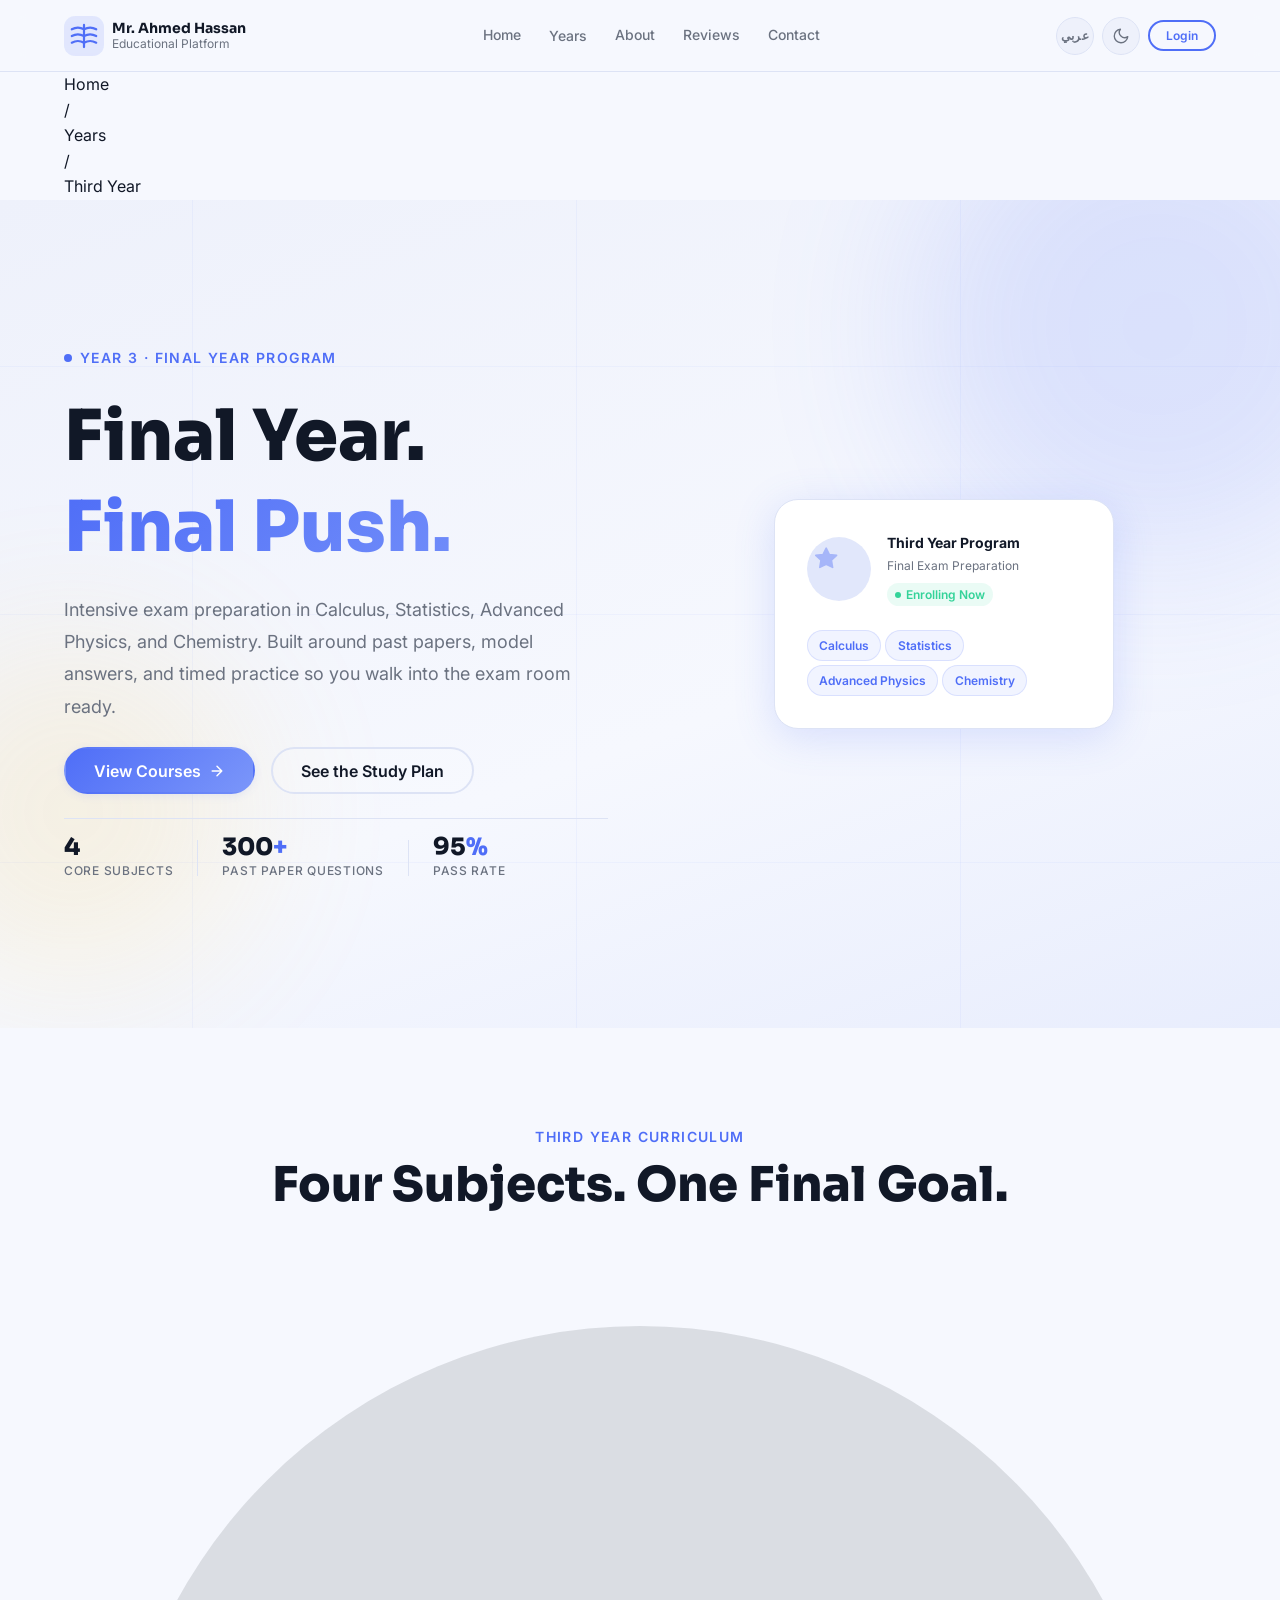
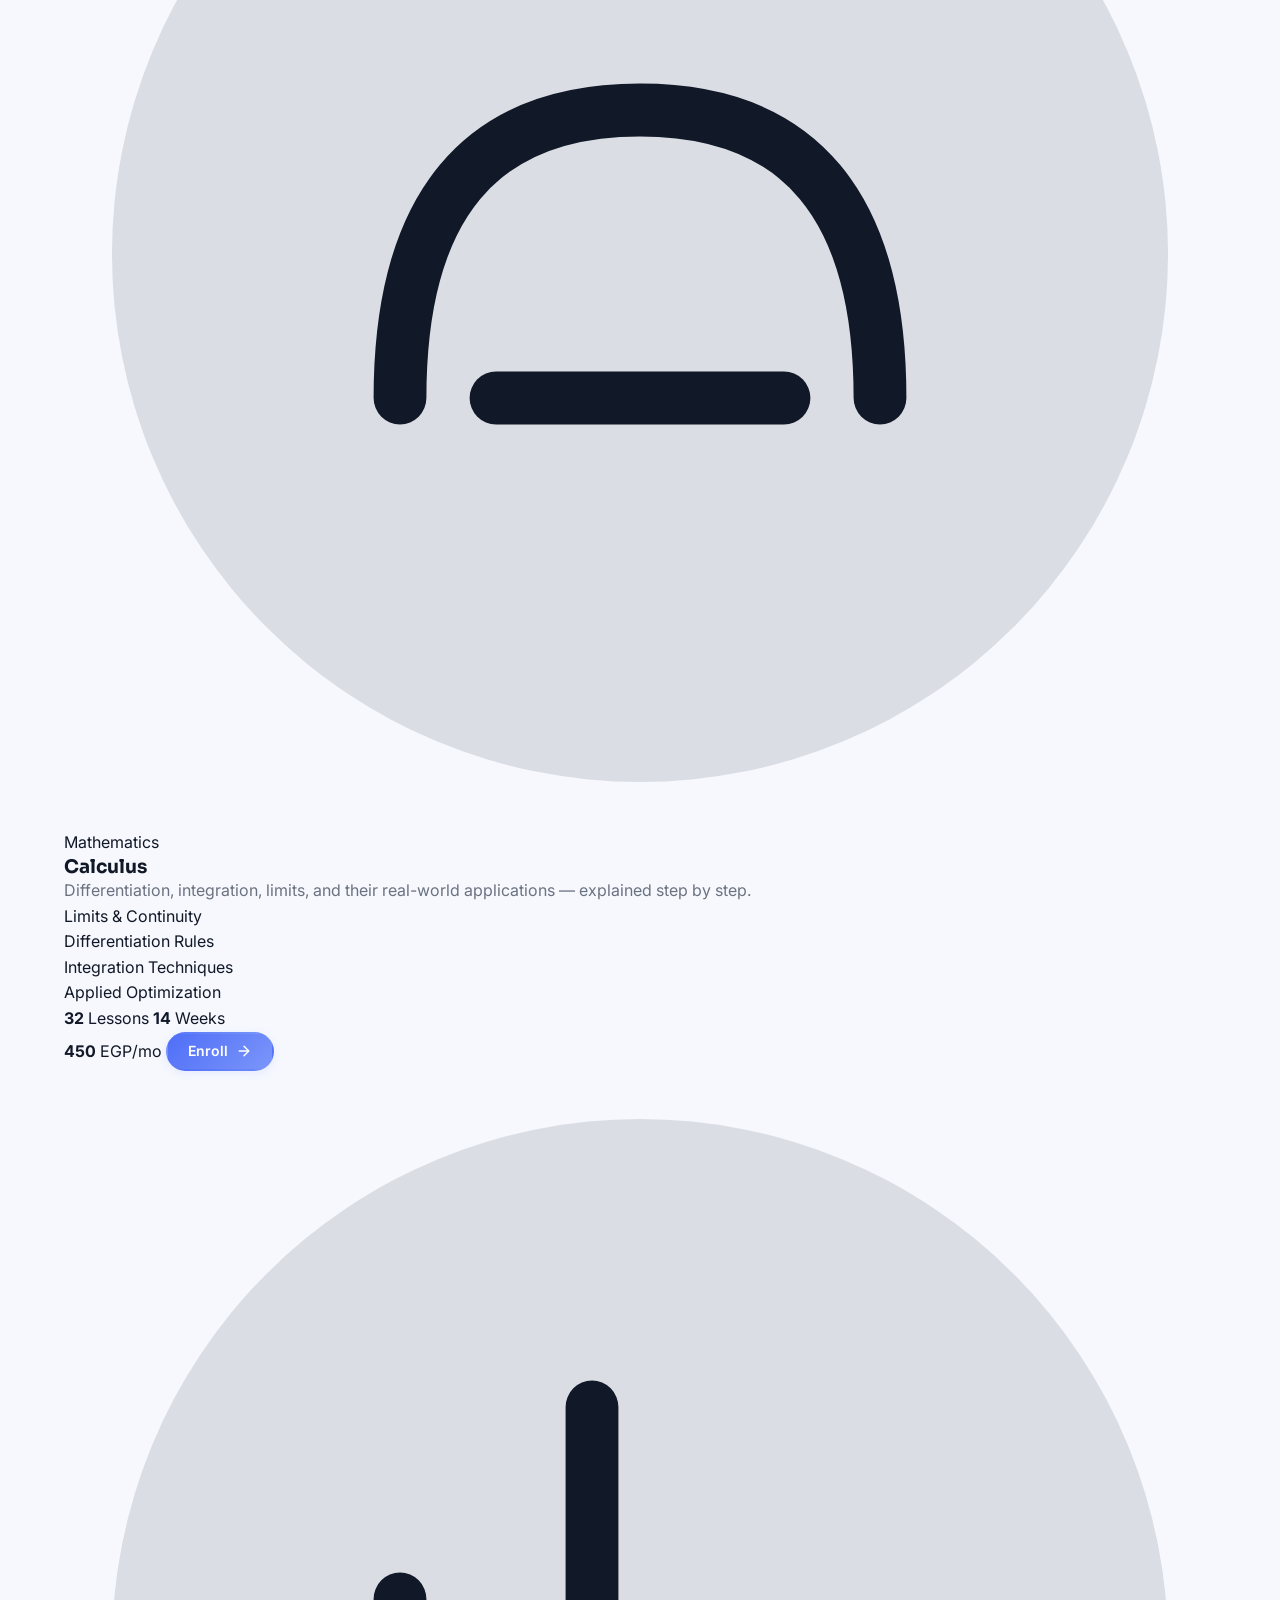
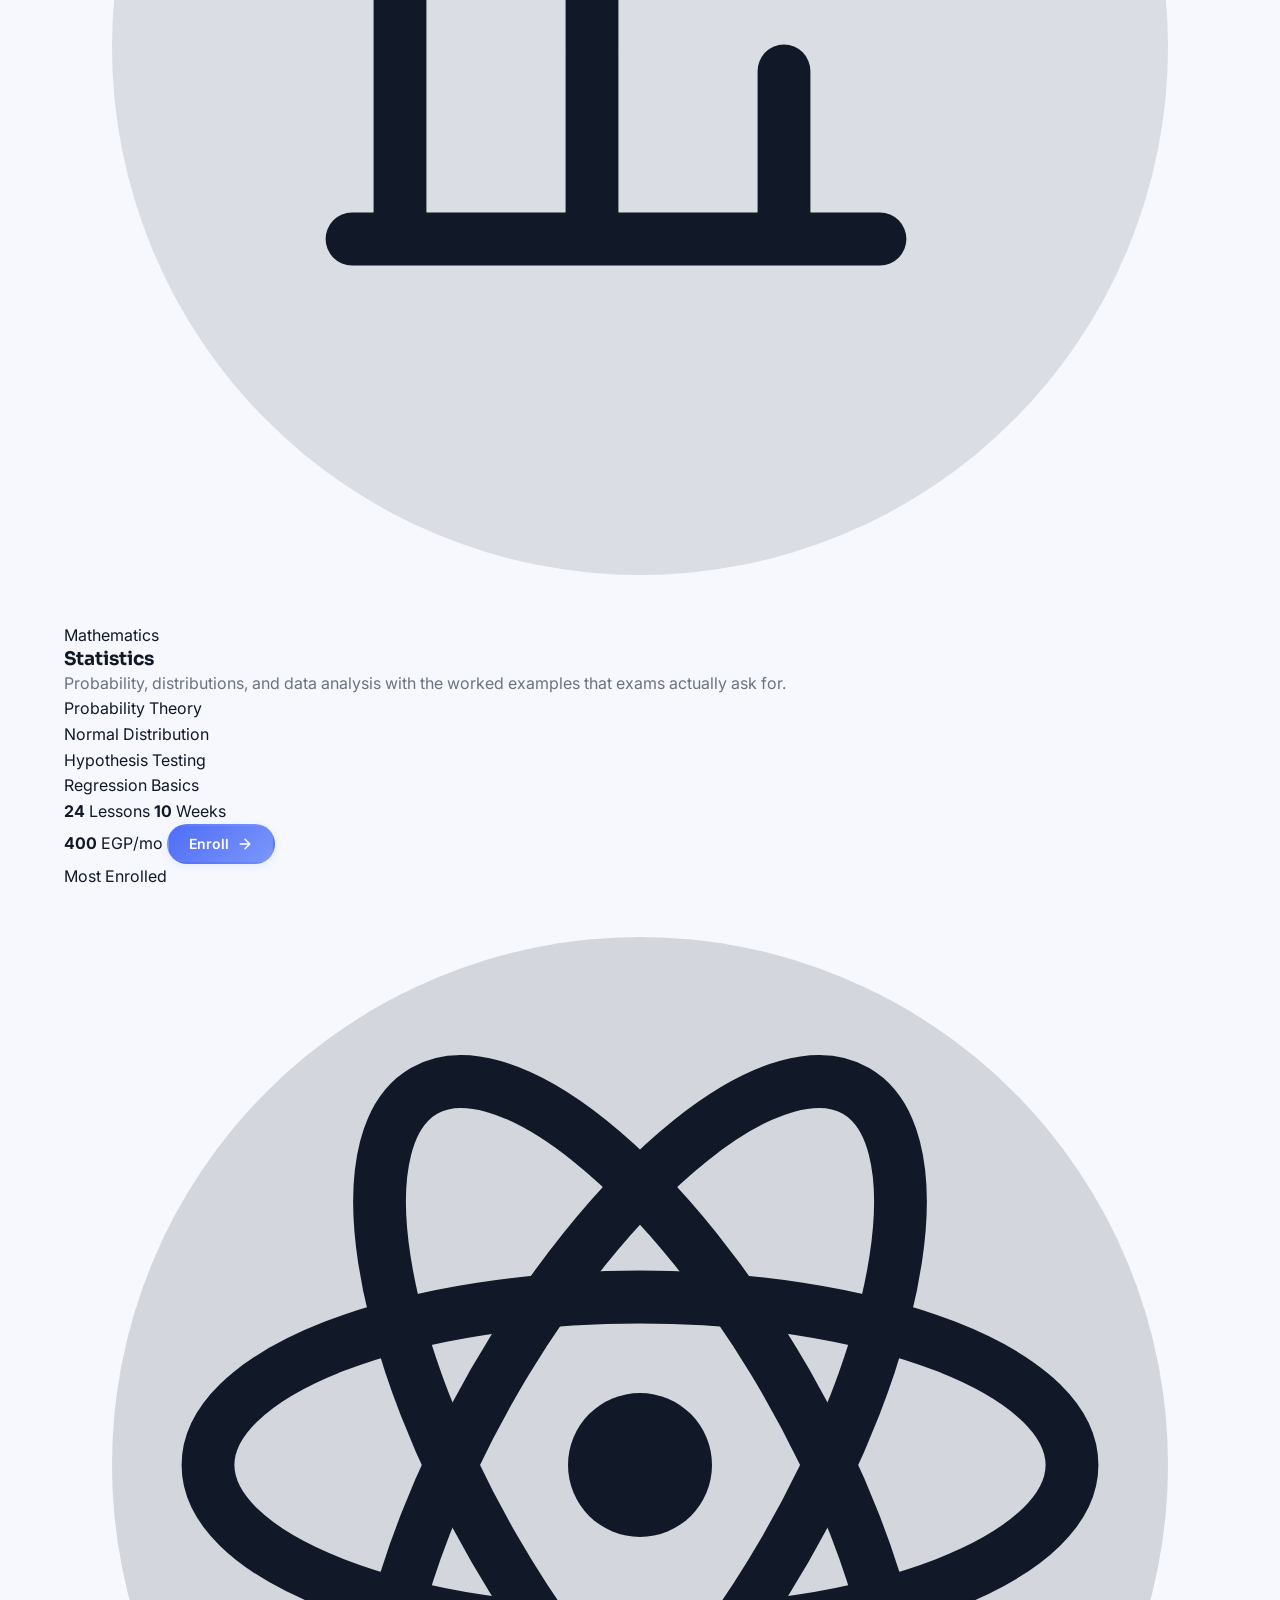
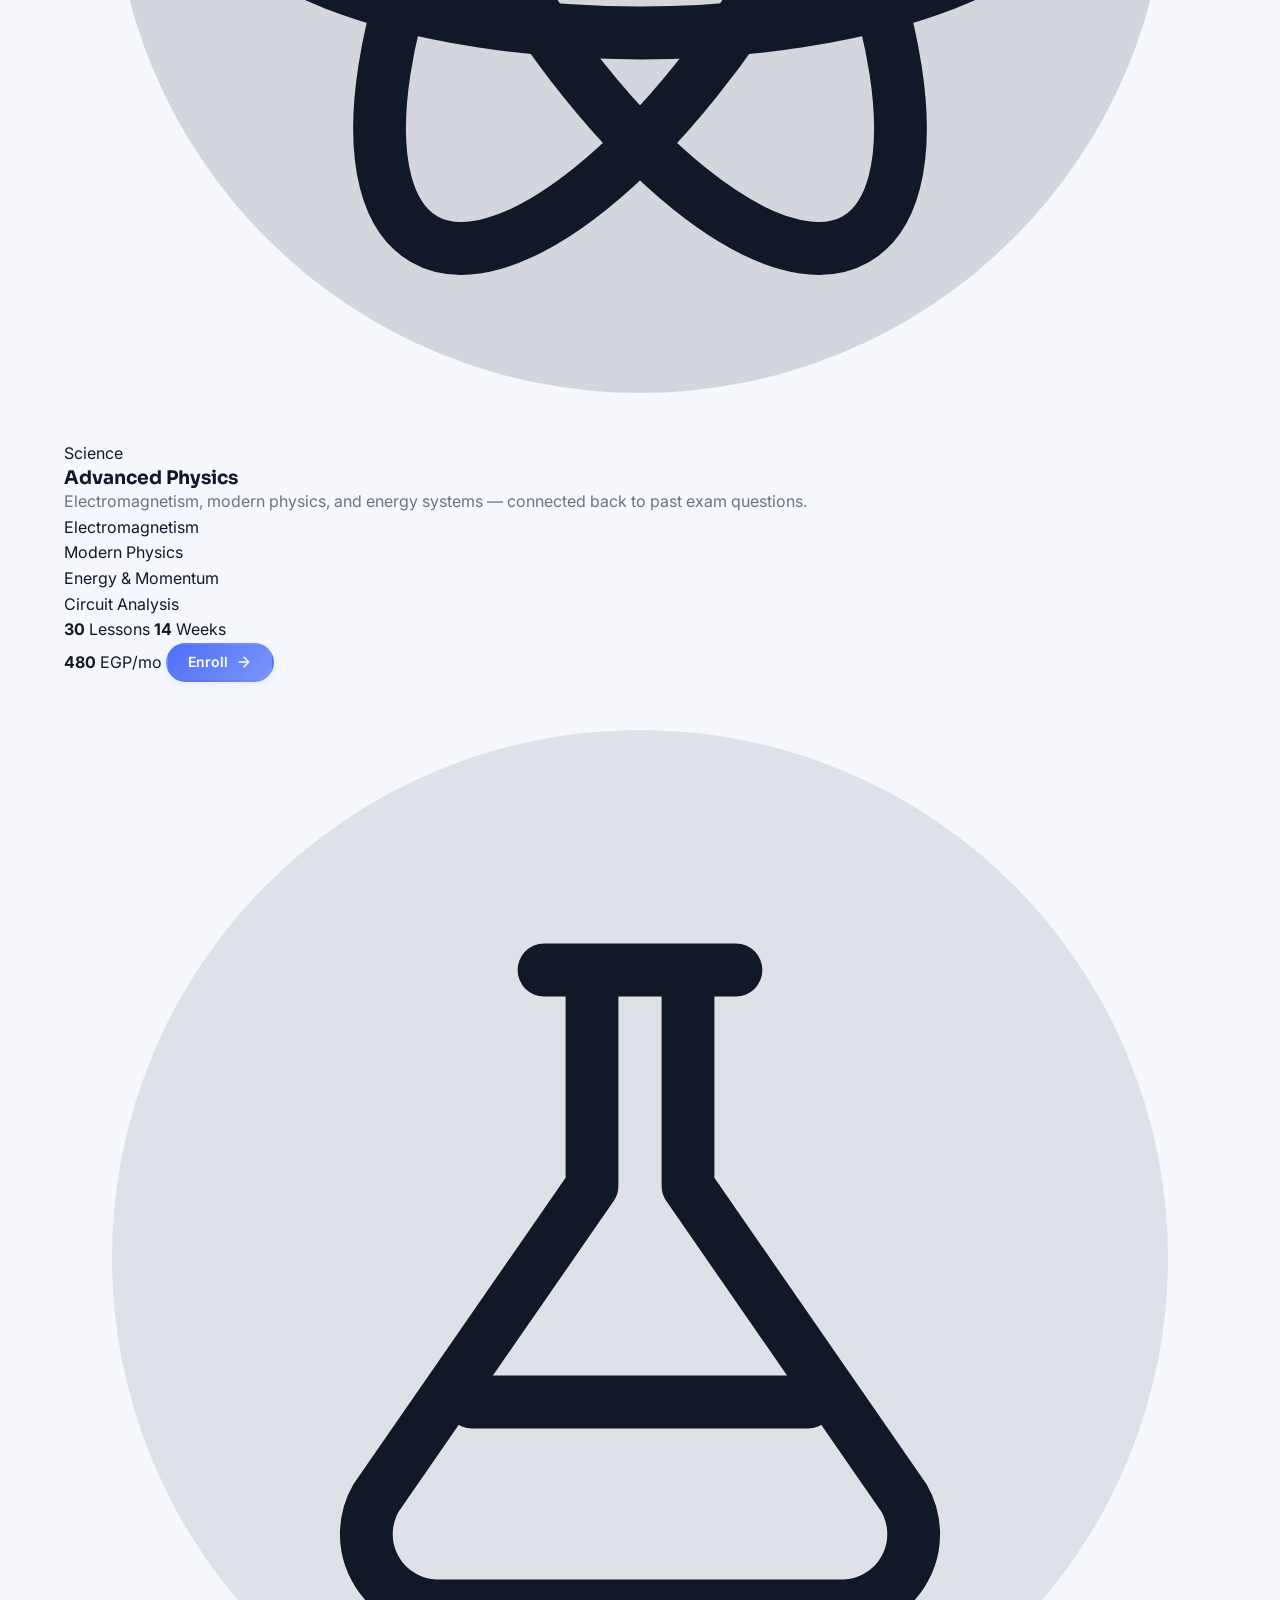
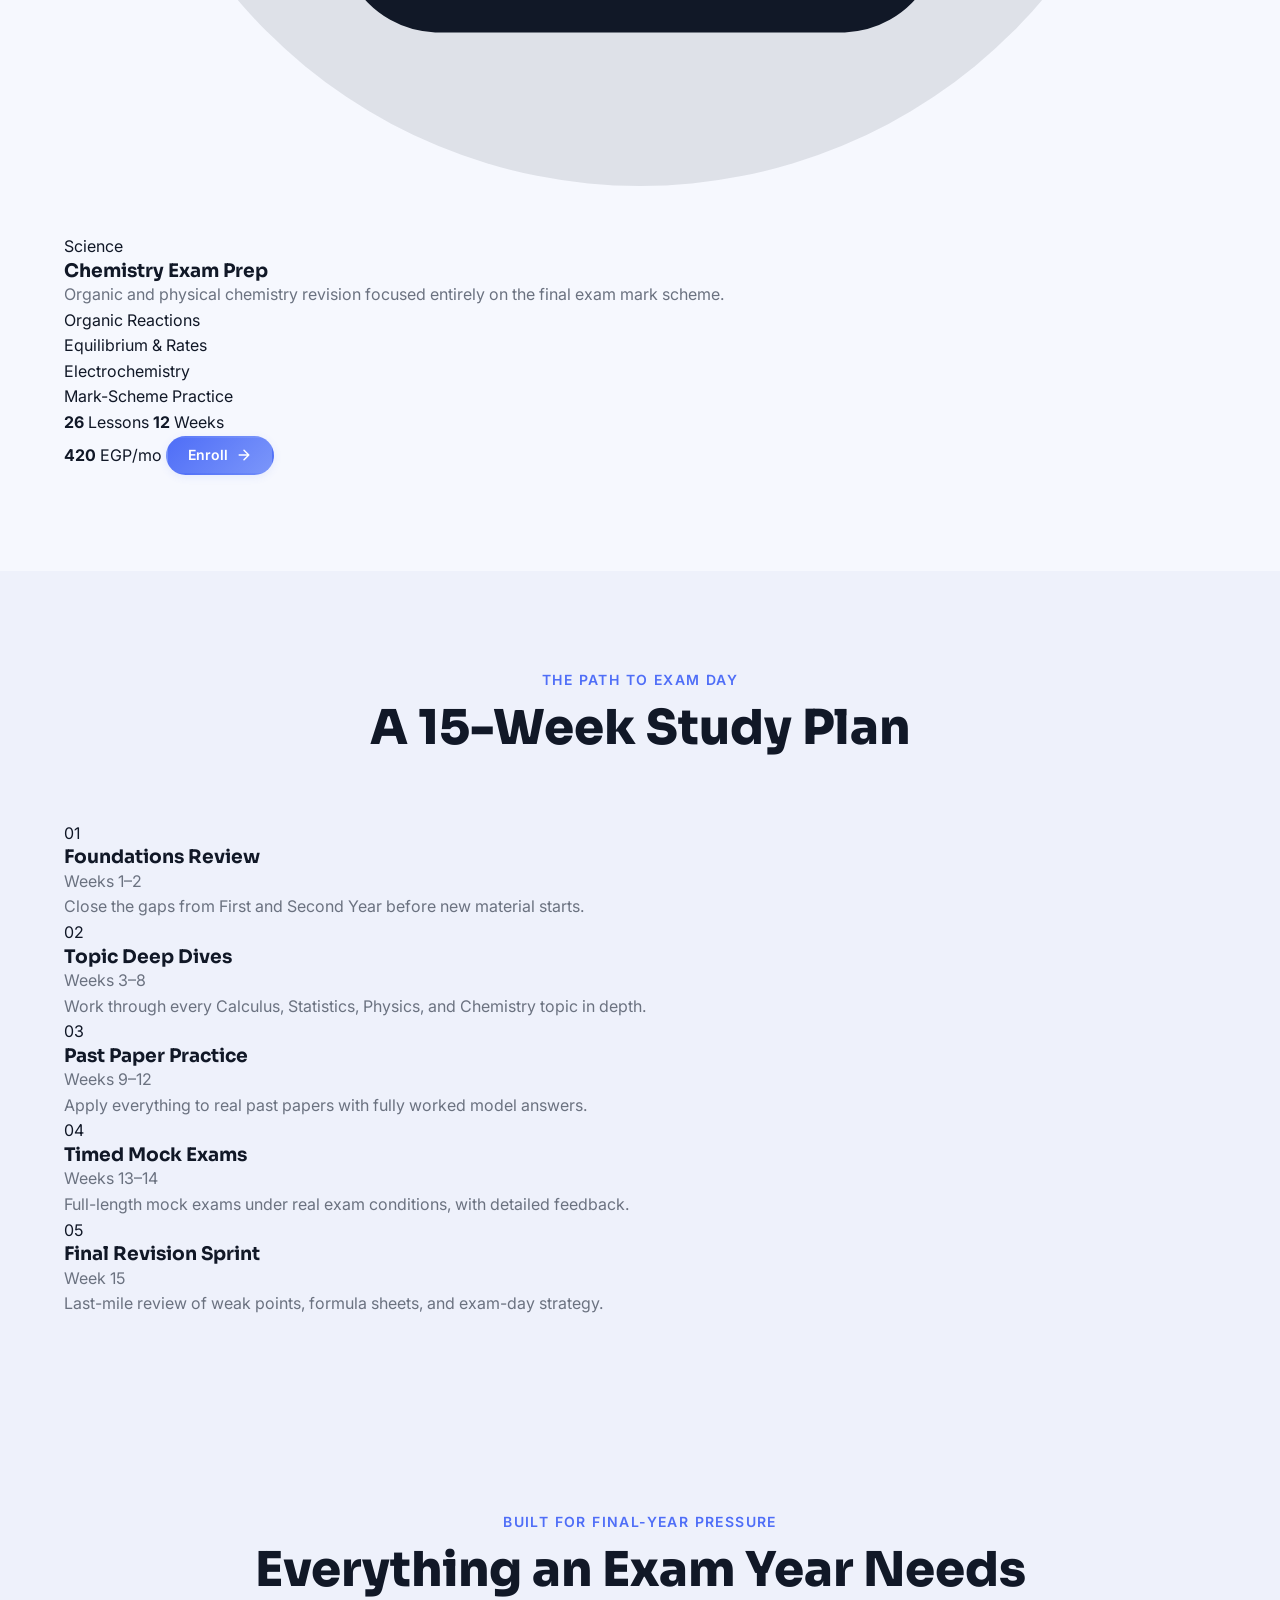
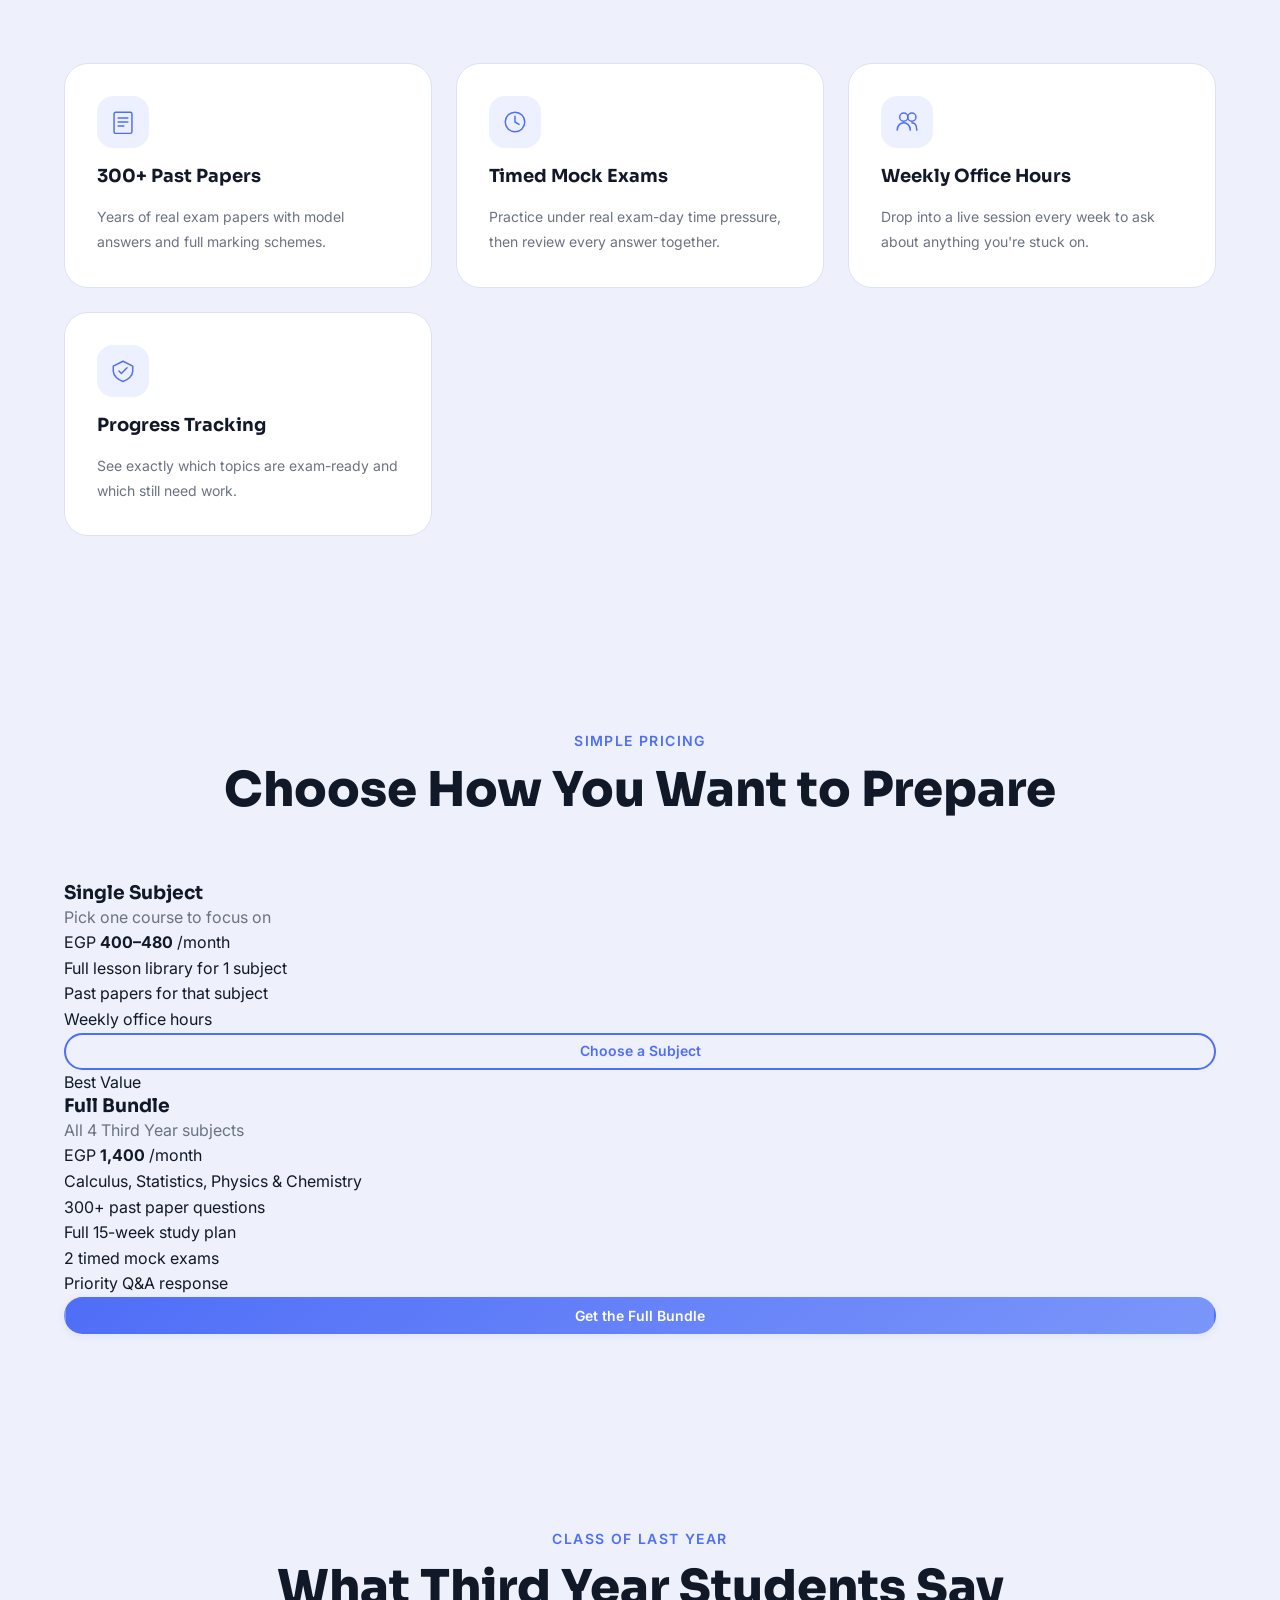
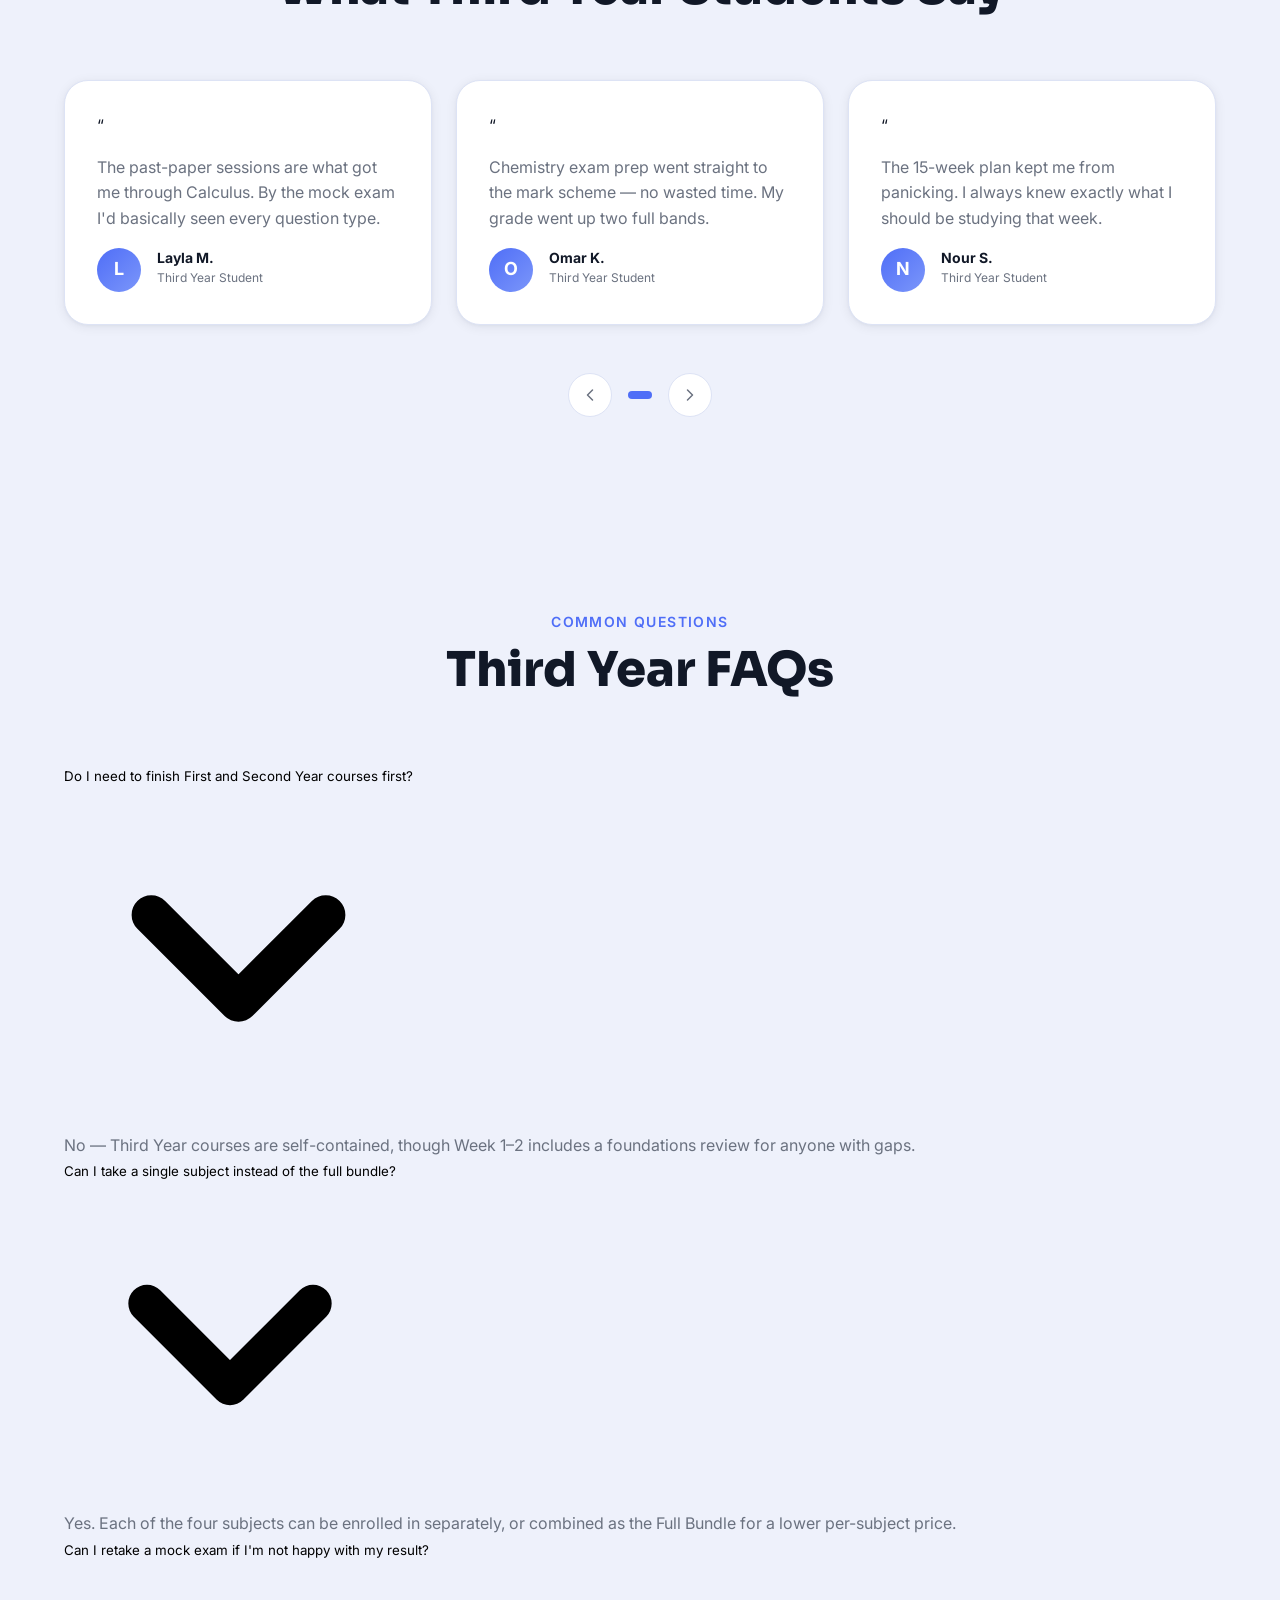
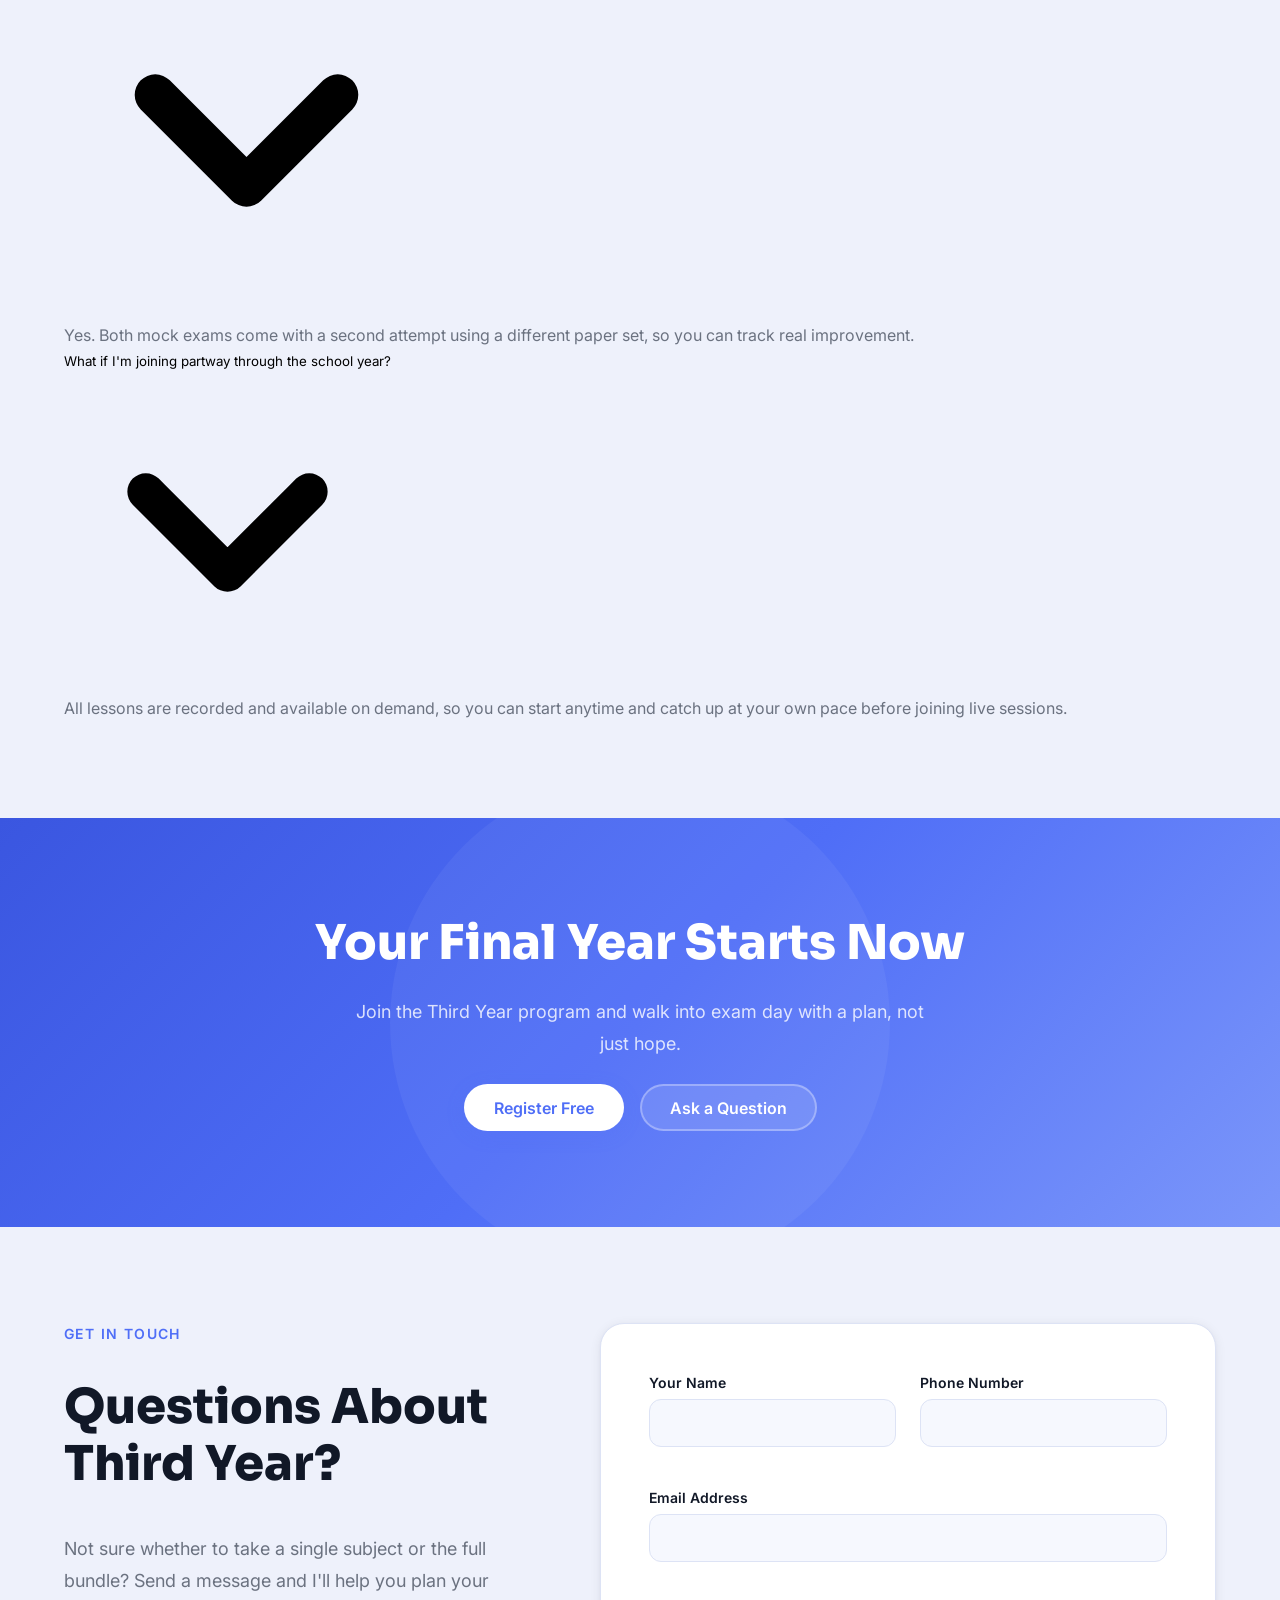
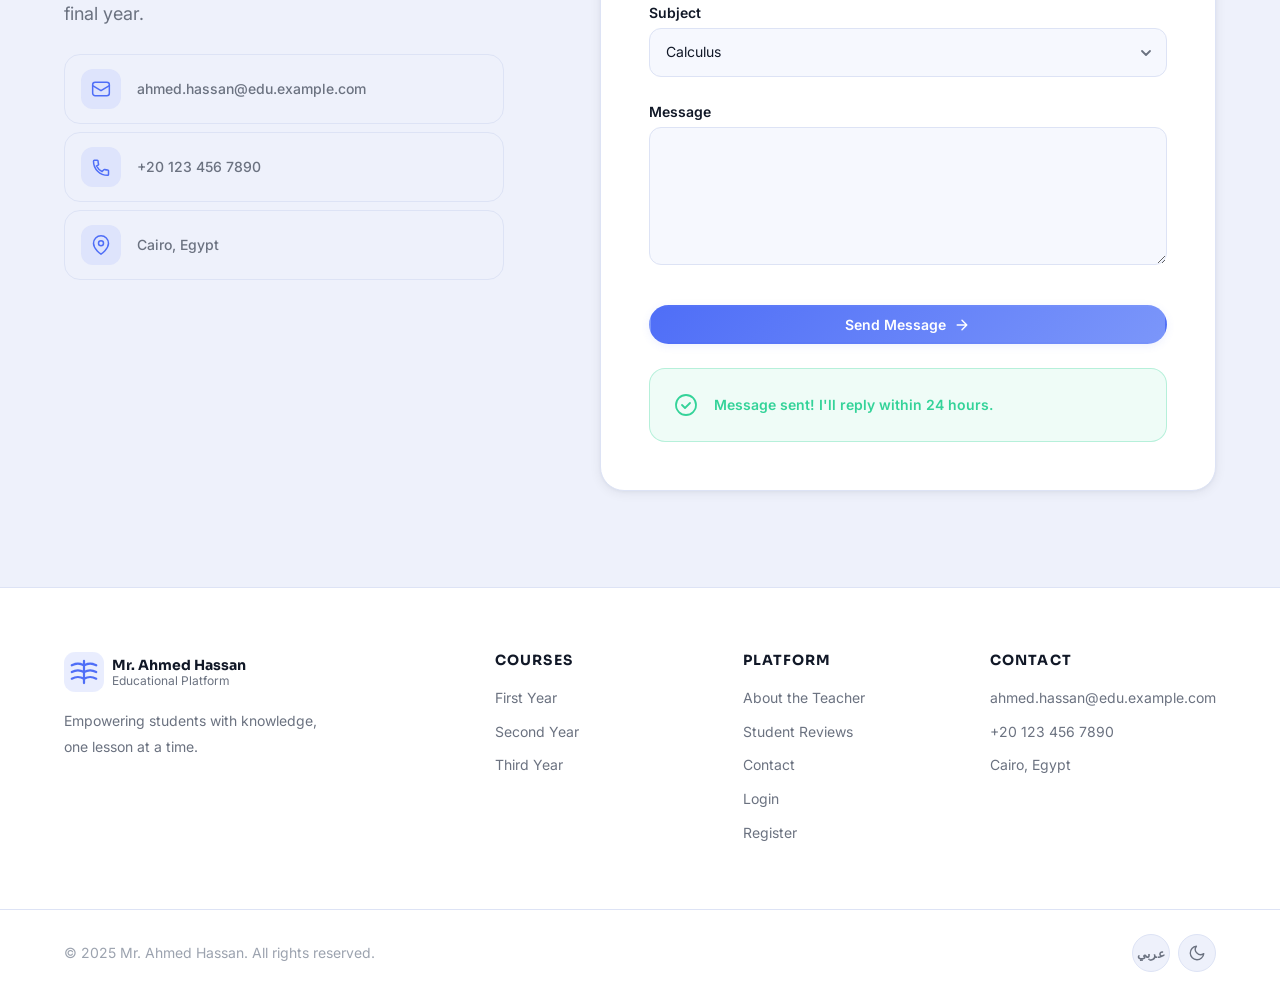
<file: pages/third-year.html>
<!DOCTYPE html>
<html lang="en" dir="ltr" data-theme="light" data-lang="en">
<head>
  <meta charset="UTF-8" />
  <meta name="viewport" content="width=device-width, initial-scale=1.0" />
  <meta name="description" content="Third Year Math & Science courses with Mr. Ahmed Hassan — intensive exam preparation in Calculus, Statistics, Advanced Physics, and Chemistry." />
  <meta name="author" content="Mr. Ahmed Hassan" />
  <title>Third Year Courses | Mr. Ahmed Hassan</title>

  <!-- ═══════════════════════════════════════════
       FONTS
  ═══════════════════════════════════════════ -->
  <link rel="preconnect" href="https://fonts.googleapis.com" />
  <link rel="preconnect" href="https://fonts.gstatic.com" crossorigin />
  <link href="https://fonts.googleapis.com/css2?family=Sora:wght@300;400;600;700;800&family=Inter:wght@300;400;500;600&family=Cairo:wght@300;400;600;700;800&display=swap" rel="stylesheet" />

  <!-- Stylesheets -->
  <link rel="stylesheet" href="../css/style.css" />
  <link rel="stylesheet" href="../css/responsive.css" />

  <!-- Favicon placeholder (inline SVG as data URI) -->
  <link rel="icon" href="data:image/svg+xml,<svg xmlns='http://www.w3.org/2000/svg' viewBox='0 0 100 100'><text y='.9em' font-size='90'>📚</text></svg>" />
</head>

<body>

  <!-- ═══════════════════════════════════════════
       LOADING SCREEN
  ═══════════════════════════════════════════ -->
  <div id="loading-screen" aria-hidden="true">
    <div class="loader-inner">
      <div class="loader-logo">
        <svg viewBox="0 0 60 60" fill="none" xmlns="http://www.w3.org/2000/svg" aria-hidden="true">
          <rect x="4" y="14" width="52" height="36" rx="4" fill="currentColor" opacity="0.15"/>
          <path d="M30 18 L30 46" stroke="currentColor" stroke-width="2.5" stroke-linecap="round"/>
          <path d="M8 20 Q19 16 30 20" stroke="currentColor" stroke-width="2.5" stroke-linecap="round" fill="none"/>
          <path d="M8 28 Q19 24 30 28" stroke="currentColor" stroke-width="2.5" stroke-linecap="round" fill="none"/>
          <path d="M8 36 Q19 32 30 36" stroke="currentColor" stroke-width="2.5" stroke-linecap="round" fill="none"/>
          <path d="M52 20 Q41 16 30 20" stroke="currentColor" stroke-width="2.5" stroke-linecap="round" fill="none"/>
          <path d="M52 28 Q41 24 30 28" stroke="currentColor" stroke-width="2.5" stroke-linecap="round" fill="none"/>
          <path d="M52 36 Q41 32 30 36" stroke="currentColor" stroke-width="2.5" stroke-linecap="round" fill="none"/>
        </svg>
      </div>
      <div class="loader-bar-track">
        <div class="loader-bar-fill" id="loader-bar"></div>
      </div>
      <p class="loader-text" id="loader-text" data-en="Preparing your final year…" data-ar="جارٍ تحضير سنتك الأخيرة…">Preparing your final year…</p>
    </div>
  </div>
  <!-- /LOADING SCREEN -->


  <!-- ═══════════════════════════════════════════
       NAVIGATION
  ═══════════════════════════════════════════ -->
  <header class="site-header" id="site-header" role="banner">
    <nav class="nav-container" aria-label="Main navigation">

      <!-- Brand -->
      <a href="../index.html" class="nav-brand" aria-label="Go to homepage">
        <div class="brand-icon" aria-hidden="true">
          <svg viewBox="0 0 36 36" fill="none" xmlns="http://www.w3.org/2000/svg">
            <rect width="36" height="36" rx="10" fill="currentColor" opacity="0.12"/>
            <path d="M18 8 L18 28" stroke="currentColor" stroke-width="2" stroke-linecap="round"/>
            <path d="M7 12 Q12.5 9 18 12" stroke="currentColor" stroke-width="2" stroke-linecap="round" fill="none"/>
            <path d="M7 18 Q12.5 15 18 18" stroke="currentColor" stroke-width="2" stroke-linecap="round" fill="none"/>
            <path d="M7 24 Q12.5 21 18 24" stroke="currentColor" stroke-width="2" stroke-linecap="round" fill="none"/>
            <path d="M29 12 Q23.5 9 18 12" stroke="currentColor" stroke-width="2" stroke-linecap="round" fill="none"/>
            <path d="M29 18 Q23.5 15 18 18" stroke="currentColor" stroke-width="2" stroke-linecap="round" fill="none"/>
            <path d="M29 24 Q23.5 21 18 24" stroke="currentColor" stroke-width="2" stroke-linecap="round" fill="none"/>
          </svg>
        </div>
        <div class="brand-text">
          <span class="brand-name" data-en="Mr. Ahmed Hassan" data-ar="أ. أحمد حسن">Mr. Ahmed Hassan</span>
          <span class="brand-subtitle" data-en="Educational Platform" data-ar="المنصة التعليمية">Educational Platform</span>
        </div>
      </a>

      <!-- Desktop Links -->
      <ul class="nav-links" role="list">
        <li><a href="../index.html" class="nav-link" data-en="Home" data-ar="الرئيسية">Home</a></li>
        <li class="nav-dropdown">
          <button class="nav-link nav-dropdown-trigger" aria-haspopup="true" aria-expanded="false"
                  data-en="Years" data-ar="السنوات">
            Years
            <svg class="chevron" viewBox="0 0 16 16" fill="none" aria-hidden="true">
              <path d="M4 6l4 4 4-4" stroke="currentColor" stroke-width="1.8" stroke-linecap="round" stroke-linejoin="round"/>
            </svg>
          </button>
          <ul class="dropdown-menu" role="list">
            <li>
              <a href="first-year.html" class="dropdown-link">
                <span class="dropdown-icon" aria-hidden="true">①</span>
                <span data-en="First Year" data-ar="الصف الأول">First Year</span>
              </a>
            </li>
            <li>
              <a href="second-year.html" class="dropdown-link">
                <span class="dropdown-icon" aria-hidden="true">②</span>
                <span data-en="Second Year" data-ar="الصف الثاني">Second Year</span>
              </a>
            </li>
            <li>
              <a href="third-year.html" class="dropdown-link active" aria-current="page">
                <span class="dropdown-icon" aria-hidden="true">③</span>
                <span data-en="Third Year" data-ar="الصف الثالث">Third Year</span>
              </a>
            </li>
          </ul>
        </li>
        <li><a href="../index.html#about" class="nav-link" data-en="About" data-ar="عن المعلم">About</a></li>
        <li><a href="#testimonials" class="nav-link" data-en="Reviews" data-ar="التقييمات">Reviews</a></li>
        <li><a href="#contact" class="nav-link" data-en="Contact" data-ar="تواصل معنا">Contact</a></li>
      </ul>

      <!-- Nav Controls -->
      <div class="nav-controls">

        <!-- Language Toggle -->
        <button class="ctrl-btn lang-toggle" id="lang-toggle" aria-label="Switch to Arabic language">
          <span class="lang-label" id="lang-label">عربي</span>
        </button>

        <!-- Dark Mode Toggle -->
        <button class="ctrl-btn theme-toggle" id="theme-toggle" aria-label="Toggle dark mode">
          <svg class="icon-sun" viewBox="0 0 24 24" fill="none" aria-hidden="true">
            <circle cx="12" cy="12" r="5" stroke="currentColor" stroke-width="1.8"/>
            <path d="M12 2v2M12 20v2M2 12h2M20 12h2M4.93 4.93l1.41 1.41M17.66 17.66l1.41 1.41M4.93 19.07l1.41-1.41M17.66 6.34l1.41-1.41" stroke="currentColor" stroke-width="1.8" stroke-linecap="round"/>
          </svg>
          <svg class="icon-moon" viewBox="0 0 24 24" fill="none" aria-hidden="true">
            <path d="M21 12.79A9 9 0 1 1 11.21 3a7 7 0 0 0 9.79 9.79z" stroke="currentColor" stroke-width="1.8" stroke-linecap="round" stroke-linejoin="round"/>
          </svg>
        </button>

        <!-- Login -->
        <a href="login.html" class="btn btn-outline btn-sm" data-en="Login" data-ar="تسجيل الدخول">Login</a>

        <!-- Hamburger -->
        <button class="hamburger" id="hamburger" aria-label="Open menu" aria-expanded="false" aria-controls="mobile-menu">
          <span class="hamburger-line"></span>
          <span class="hamburger-line"></span>
          <span class="hamburger-line"></span>
        </button>

      </div>
    </nav>

    <!-- Mobile Menu -->
    <div class="mobile-menu" id="mobile-menu" role="dialog" aria-label="Mobile navigation" aria-hidden="true">
      <ul class="mobile-nav-links" role="list">
        <li><a href="../index.html" class="mobile-nav-link" data-en="Home" data-ar="الرئيسية">Home</a></li>
        <li>
          <button class="mobile-nav-link mobile-accordion-trigger" aria-expanded="true"
                  data-en="Years" data-ar="السنوات">
            Years
            <svg class="chevron" viewBox="0 0 16 16" fill="none" aria-hidden="true">
              <path d="M4 6l4 4 4-4" stroke="currentColor" stroke-width="1.8" stroke-linecap="round" stroke-linejoin="round"/>
            </svg>
          </button>
          <ul class="mobile-sub-menu" role="list">
            <li><a href="first-year.html" class="mobile-sub-link" data-en="First Year" data-ar="الصف الأول">First Year</a></li>
            <li><a href="second-year.html" class="mobile-sub-link" data-en="Second Year" data-ar="الصف الثاني">Second Year</a></li>
            <li><a href="third-year.html" class="mobile-sub-link active" aria-current="page" data-en="Third Year" data-ar="الصف الثالث">Third Year</a></li>
          </ul>
        </li>
        <li><a href="../index.html#about" class="mobile-nav-link" data-en="About" data-ar="عن المعلم">About</a></li>
        <li><a href="#testimonials" class="mobile-nav-link" data-en="Reviews" data-ar="التقييمات">Reviews</a></li>
        <li><a href="#contact" class="mobile-nav-link" data-en="Contact" data-ar="تواصل معنا">Contact</a></li>
        <li class="mobile-nav-cta">
          <a href="login.html" class="btn btn-primary btn-full" data-en="Login" data-ar="تسجيل الدخول">Login</a>
        </li>
        <li class="mobile-nav-cta">
          <a href="register.html" class="btn btn-outline btn-full" data-en="Register Now" data-ar="سجّل الآن">Register Now</a>
        </li>
      </ul>
    </div>
    <!-- /Mobile Menu -->

  </header>
  <!-- /NAVIGATION -->


  <main id="main-content">

    <!-- ═══════════════════════════════════════════
         BREADCRUMB
    ═══════════════════════════════════════════ -->
    <nav class="breadcrumb" aria-label="Breadcrumb">
      <div class="container breadcrumb-inner">
        <ol class="breadcrumb-list">
          <li><a href="../index.html" data-en="Home" data-ar="الرئيسية">Home</a></li>
          <li class="breadcrumb-sep" aria-hidden="true">/</li>
          <li><a href="../index.html#years" data-en="Years" data-ar="السنوات">Years</a></li>
          <li class="breadcrumb-sep" aria-hidden="true">/</li>
          <li aria-current="page" data-en="Third Year" data-ar="الصف الثالث">Third Year</li>
        </ol>
      </div>
    </nav>
    <!-- /BREADCRUMB -->


    <!-- ═══════════════════════════════════════════
         PAGE HERO
    ═══════════════════════════════════════════ -->
    <section class="hero hero--page" id="year-hero" aria-labelledby="year-hero-heading">

      <div class="hero-grid-bg" aria-hidden="true">
        <div class="grid-line grid-line--h" style="top:20%"></div>
        <div class="grid-line grid-line--h" style="top:50%"></div>
        <div class="grid-line grid-line--h" style="top:80%"></div>
        <div class="grid-line grid-line--v" style="left:15%"></div>
        <div class="grid-line grid-line--v" style="left:45%"></div>
        <div class="grid-line grid-line--v" style="left:75%"></div>
        <div class="grid-orb grid-orb--1" aria-hidden="true"></div>
        <div class="grid-orb grid-orb--2" aria-hidden="true"></div>
      </div>

      <div class="container hero-inner">
        <!-- Text Column -->
        <div class="hero-content" data-animate="fade-up">
          <div class="hero-eyebrow">
            <span class="eyebrow-dot" aria-hidden="true"></span>
            <span data-en="Year 3 · Final Year Program" data-ar="الصف الثالث · برنامج السنة الأخيرة">Year 3 · Final Year Program</span>
          </div>

          <h1 class="hero-heading" id="year-hero-heading">
            <span class="hero-heading--line" data-en="Final Year." data-ar="السنة الأخيرة.">Final Year.</span>
            <span class="hero-heading--line hero-heading--accent" data-en="Final Push." data-ar="الدفعة الأخيرة.">Final Push.</span>
          </h1>

          <p class="hero-description"
             data-en="Intensive exam preparation in Calculus, Statistics, Advanced Physics, and Chemistry. Built around past papers, model answers, and timed practice so you walk into the exam room ready."
             data-ar="إعداد مكثف للامتحانات في حساب التفاضل والتكامل، والإحصاء، والفيزياء المتقدمة، والكيمياء. مبني على أوراق الامتحانات السابقة والإجابات النموذجية والتمارين المحسوبة بالوقت لتدخل قاعة الامتحان وأنت جاهز.">
            Intensive exam preparation in Calculus, Statistics, Advanced Physics, and Chemistry. Built around past papers, model answers, and timed practice so you walk into the exam room ready.
          </p>

          <div class="hero-actions">
            <a href="#courses" class="btn btn-primary btn-lg">
              <span data-en="View Courses" data-ar="عرض الدورات">View Courses</span>
              <svg viewBox="0 0 20 20" fill="none" aria-hidden="true">
                <path d="M4 10h12M10 4l6 6-6 6" stroke="currentColor" stroke-width="1.8" stroke-linecap="round" stroke-linejoin="round"/>
              </svg>
            </a>
            <a href="#roadmap" class="btn btn-ghost btn-lg">
              <span data-en="See the Study Plan" data-ar="اطّلع على خطة الدراسة">See the Study Plan</span>
            </a>
          </div>

          <!-- Quick stats -->
          <div class="hero-stats" role="list">
            <div class="stat-item" role="listitem">
              <strong class="stat-number">4</strong>
              <span class="stat-label" data-en="Core Subjects" data-ar="مواد أساسية">Core Subjects</span>
            </div>
            <div class="stat-divider" aria-hidden="true"></div>
            <div class="stat-item" role="listitem">
              <strong class="stat-number">300<span class="stat-plus">+</span></strong>
              <span class="stat-label" data-en="Past Paper Questions" data-ar="سؤال من أوراق سابقة">Past Paper Questions</span>
            </div>
            <div class="stat-divider" aria-hidden="true"></div>
            <div class="stat-item" role="listitem">
              <strong class="stat-number">95<span class="stat-plus">%</span></strong>
              <span class="stat-label" data-en="Pass Rate" data-ar="نسبة النجاح">Pass Rate</span>
            </div>
          </div>
        </div>

        <!-- Visual Column -->
        <div class="hero-visual" data-animate="fade-left" aria-hidden="true">
          <div class="hero-card hero-card--main">
            <div class="hcard-header">
              <div class="hcard-avatar">
                <svg viewBox="0 0 80 80" fill="none" xmlns="http://www.w3.org/2000/svg">
                  <circle cx="40" cy="40" r="40" fill="currentColor" opacity="0.08"/>
                  <path d="M24 14 L28 22 L37 23 L30.5 29 L32 38 L24 34 L16 38 L17.5 29 L11 23 L20 22 Z"
                        stroke="currentColor" stroke-width="2" stroke-linejoin="round" fill="currentColor" opacity="0.4"/>
                </svg>
              </div>
              <div class="hcard-info">
                <p class="hcard-name" data-en="Third Year Program" data-ar="برنامج الصف الثالث">Third Year Program</p>
                <p class="hcard-role" data-en="Final Exam Preparation" data-ar="إعداد امتحان نهائي">Final Exam Preparation</p>
                <div class="hcard-badge">
                  <span class="badge-dot" aria-hidden="true"></span>
                  <span data-en="Enrolling Now" data-ar="التسجيل مفتوح الآن">Enrolling Now</span>
                </div>
              </div>
            </div>
            <div class="hcard-subjects">
              <span class="subject-tag" data-en="Calculus" data-ar="التفاضل والتكامل">Calculus</span>
              <span class="subject-tag" data-en="Statistics" data-ar="الإحصاء">Statistics</span>
              <span class="subject-tag" data-en="Advanced Physics" data-ar="الفيزياء المتقدمة">Advanced Physics</span>
              <span class="subject-tag" data-en="Chemistry" data-ar="الكيمياء">Chemistry</span>
            </div>
          </div>
        </div>
      </div>
    </section>
    <!-- /PAGE HERO -->


    <!-- ═══════════════════════════════════════════
         COURSES GRID
    ═══════════════════════════════════════════ -->
    <section class="section courses-section" id="courses" aria-labelledby="courses-heading">
      <div class="container">

        <div class="section-header" data-animate="fade-up">
          <p class="section-eyebrow" data-en="Third Year Curriculum" data-ar="منهج الصف الثالث">Third Year Curriculum</p>
          <h2 class="section-heading" id="courses-heading"
              data-en="Four Subjects. One Final Goal." data-ar="أربع مواد. هدف نهائي واحد.">Four Subjects. One Final Goal.</h2>
        </div>

        <div class="courses-grid">

          <!-- Calculus -->
          <article class="course-card" data-animate="fade-up" data-delay="0">
            <div class="course-card-glow" aria-hidden="true"></div>
            <div class="course-card-inner">
              <div class="course-card-icon" aria-hidden="true">
                <svg viewBox="0 0 48 48" fill="none" xmlns="http://www.w3.org/2000/svg">
                  <circle cx="24" cy="24" r="22" fill="currentColor" opacity="0.12"/>
                  <path d="M14 30 Q14 18 24 18 Q34 18 34 30" stroke="currentColor" stroke-width="2.2" stroke-linecap="round" fill="none"/>
                  <path d="M18 30h12" stroke="currentColor" stroke-width="2.2" stroke-linecap="round"/>
                </svg>
              </div>
              <span class="course-card-badge" data-en="Mathematics" data-ar="رياضيات">Mathematics</span>
              <h3 class="course-card-title" data-en="Calculus" data-ar="حساب التفاضل والتكامل">Calculus</h3>
              <p class="course-card-desc"
                 data-en="Differentiation, integration, limits, and their real-world applications — explained step by step."
                 data-ar="التفاضل، والتكامل، والنهايات، وتطبيقاتها العملية — موضحة خطوة بخطوة.">
                Differentiation, integration, limits, and their real-world applications — explained step by step.
              </p>
              <ul class="course-card-topics" role="list">
                <li data-en="Limits & Continuity" data-ar="النهايات والاتصال">Limits &amp; Continuity</li>
                <li data-en="Differentiation Rules" data-ar="قواعد التفاضل">Differentiation Rules</li>
                <li data-en="Integration Techniques" data-ar="تقنيات التكامل">Integration Techniques</li>
                <li data-en="Applied Optimization" data-ar="التحسين التطبيقي">Applied Optimization</li>
              </ul>
              <div class="course-card-meta">
                <span class="meta-item"><strong>32</strong> <span data-en="Lessons" data-ar="درساً">Lessons</span></span>
                <span class="meta-item"><strong>14</strong> <span data-en="Weeks" data-ar="أسبوعاً">Weeks</span></span>
              </div>
              <div class="course-card-footer">
                <span class="course-card-price"><strong>450</strong> <span data-en="EGP/mo" data-ar="ج.م/شهر">EGP/mo</span></span>
                <a href="register.html?course=calculus" class="btn btn-primary course-card-btn">
                  <span data-en="Enroll" data-ar="سجّل الآن">Enroll</span>
                  <svg viewBox="0 0 20 20" fill="none" aria-hidden="true">
                    <path d="M4 10h12M10 4l6 6-6 6" stroke="currentColor" stroke-width="1.8" stroke-linecap="round" stroke-linejoin="round"/>
                  </svg>
                </a>
              </div>
            </div>
          </article>

          <!-- Statistics -->
          <article class="course-card" data-animate="fade-up" data-delay="80">
            <div class="course-card-glow" aria-hidden="true"></div>
            <div class="course-card-inner">
              <div class="course-card-icon" aria-hidden="true">
                <svg viewBox="0 0 48 48" fill="none" xmlns="http://www.w3.org/2000/svg">
                  <circle cx="24" cy="24" r="22" fill="currentColor" opacity="0.12"/>
                  <path d="M14 32V22M22 32V14M30 32V25M34 32H12" stroke="currentColor" stroke-width="2.2" stroke-linecap="round" stroke-linejoin="round"/>
                </svg>
              </div>
              <span class="course-card-badge" data-en="Mathematics" data-ar="رياضيات">Mathematics</span>
              <h3 class="course-card-title" data-en="Statistics" data-ar="الإحصاء">Statistics</h3>
              <p class="course-card-desc"
                 data-en="Probability, distributions, and data analysis with the worked examples that exams actually ask for."
                 data-ar="الاحتمالات، والتوزيعات، وتحليل البيانات مع أمثلة محلولة تطابق أسئلة الامتحان.">
                Probability, distributions, and data analysis with the worked examples that exams actually ask for.
              </p>
              <ul class="course-card-topics" role="list">
                <li data-en="Probability Theory" data-ar="نظرية الاحتمالات">Probability Theory</li>
                <li data-en="Normal Distribution" data-ar="التوزيع الطبيعي">Normal Distribution</li>
                <li data-en="Hypothesis Testing" data-ar="اختبار الفروض">Hypothesis Testing</li>
                <li data-en="Regression Basics" data-ar="أساسيات الانحدار">Regression Basics</li>
              </ul>
              <div class="course-card-meta">
                <span class="meta-item"><strong>24</strong> <span data-en="Lessons" data-ar="درساً">Lessons</span></span>
                <span class="meta-item"><strong>10</strong> <span data-en="Weeks" data-ar="أسبوعاً">Weeks</span></span>
              </div>
              <div class="course-card-footer">
                <span class="course-card-price"><strong>400</strong> <span data-en="EGP/mo" data-ar="ج.م/شهر">EGP/mo</span></span>
                <a href="register.html?course=statistics" class="btn btn-primary course-card-btn">
                  <span data-en="Enroll" data-ar="سجّل الآن">Enroll</span>
                  <svg viewBox="0 0 20 20" fill="none" aria-hidden="true">
                    <path d="M4 10h12M10 4l6 6-6 6" stroke="currentColor" stroke-width="1.8" stroke-linecap="round" stroke-linejoin="round"/>
                  </svg>
                </a>
              </div>
            </div>
          </article>

          <!-- Advanced Physics -->
          <article class="course-card course-card--featured" data-animate="fade-up" data-delay="160">
            <div class="course-card-glow" aria-hidden="true"></div>
            <div class="course-card-badge-popular" data-en="Most Enrolled" data-ar="الأكثر تسجيلاً">Most Enrolled</div>
            <div class="course-card-inner">
              <div class="course-card-icon" aria-hidden="true">
                <svg viewBox="0 0 48 48" fill="none" xmlns="http://www.w3.org/2000/svg">
                  <circle cx="24" cy="24" r="22" fill="currentColor" opacity="0.15"/>
                  <ellipse cx="24" cy="24" rx="18" ry="7" stroke="currentColor" stroke-width="2.2"/>
                  <ellipse cx="24" cy="24" rx="18" ry="7" stroke="currentColor" stroke-width="2.2" transform="rotate(60 24 24)"/>
                  <ellipse cx="24" cy="24" rx="18" ry="7" stroke="currentColor" stroke-width="2.2" transform="rotate(120 24 24)"/>
                  <circle cx="24" cy="24" r="3" fill="currentColor"/>
                </svg>
              </div>
              <span class="course-card-badge" data-en="Science" data-ar="علوم">Science</span>
              <h3 class="course-card-title" data-en="Advanced Physics" data-ar="الفيزياء المتقدمة">Advanced Physics</h3>
              <p class="course-card-desc"
                 data-en="Electromagnetism, modern physics, and energy systems — connected back to past exam questions."
                 data-ar="الكهرومغناطيسية، والفيزياء الحديثة، وأنظمة الطاقة — مرتبطة بأسئلة الامتحانات السابقة.">
                Electromagnetism, modern physics, and energy systems — connected back to past exam questions.
              </p>
              <ul class="course-card-topics" role="list">
                <li data-en="Electromagnetism" data-ar="الكهرومغناطيسية">Electromagnetism</li>
                <li data-en="Modern Physics" data-ar="الفيزياء الحديثة">Modern Physics</li>
                <li data-en="Energy & Momentum" data-ar="الطاقة والزخم">Energy &amp; Momentum</li>
                <li data-en="Circuit Analysis" data-ar="تحليل الدوائر">Circuit Analysis</li>
              </ul>
              <div class="course-card-meta">
                <span class="meta-item"><strong>30</strong> <span data-en="Lessons" data-ar="درساً">Lessons</span></span>
                <span class="meta-item"><strong>14</strong> <span data-en="Weeks" data-ar="أسبوعاً">Weeks</span></span>
              </div>
              <div class="course-card-footer">
                <span class="course-card-price"><strong>480</strong> <span data-en="EGP/mo" data-ar="ج.م/شهر">EGP/mo</span></span>
                <a href="register.html?course=advanced-physics" class="btn btn-primary course-card-btn">
                  <span data-en="Enroll" data-ar="سجّل الآن">Enroll</span>
                  <svg viewBox="0 0 20 20" fill="none" aria-hidden="true">
                    <path d="M4 10h12M10 4l6 6-6 6" stroke="currentColor" stroke-width="1.8" stroke-linecap="round" stroke-linejoin="round"/>
                  </svg>
                </a>
              </div>
            </div>
          </article>

          <!-- Chemistry Exam Prep -->
          <article class="course-card" data-animate="fade-up" data-delay="240">
            <div class="course-card-glow" aria-hidden="true"></div>
            <div class="course-card-inner">
              <div class="course-card-icon" aria-hidden="true">
                <svg viewBox="0 0 48 48" fill="none" xmlns="http://www.w3.org/2000/svg">
                  <circle cx="24" cy="24" r="22" fill="currentColor" opacity="0.1"/>
                  <path d="M20 12h8M22 12v9l-9 13a3 3 0 0 0 2.5 4.5h17a3 3 0 0 0 2.5-4.5l-9-13v-9"
                        stroke="currentColor" stroke-width="2.2" stroke-linecap="round" stroke-linejoin="round" fill="none"/>
                  <path d="M17 30h14" stroke="currentColor" stroke-width="2.2" stroke-linecap="round"/>
                </svg>
              </div>
              <span class="course-card-badge" data-en="Science" data-ar="علوم">Science</span>
              <h3 class="course-card-title" data-en="Chemistry Exam Prep" data-ar="الكيمياء - إعداد الامتحان">Chemistry Exam Prep</h3>
              <p class="course-card-desc"
                 data-en="Organic and physical chemistry revision focused entirely on the final exam mark scheme."
                 data-ar="مراجعة الكيمياء العضوية والفيزيائية، تركّز بالكامل على مخطط تصحيح الامتحان النهائي.">
                Organic and physical chemistry revision focused entirely on the final exam mark scheme.
              </p>
              <ul class="course-card-topics" role="list">
                <li data-en="Organic Reactions" data-ar="التفاعلات العضوية">Organic Reactions</li>
                <li data-en="Equilibrium & Rates" data-ar="التوازن ومعدلات التفاعل">Equilibrium &amp; Rates</li>
                <li data-en="Electrochemistry" data-ar="الكيمياء الكهربائية">Electrochemistry</li>
                <li data-en="Mark-Scheme Practice" data-ar="تدريب على مخطط التصحيح">Mark-Scheme Practice</li>
              </ul>
              <div class="course-card-meta">
                <span class="meta-item"><strong>26</strong> <span data-en="Lessons" data-ar="درساً">Lessons</span></span>
                <span class="meta-item"><strong>12</strong> <span data-en="Weeks" data-ar="أسبوعاً">Weeks</span></span>
              </div>
              <div class="course-card-footer">
                <span class="course-card-price"><strong>420</strong> <span data-en="EGP/mo" data-ar="ج.م/شهر">EGP/mo</span></span>
                <a href="register.html?course=chemistry-exam-prep" class="btn btn-primary course-card-btn">
                  <span data-en="Enroll" data-ar="سجّل الآن">Enroll</span>
                  <svg viewBox="0 0 20 20" fill="none" aria-hidden="true">
                    <path d="M4 10h12M10 4l6 6-6 6" stroke="currentColor" stroke-width="1.8" stroke-linecap="round" stroke-linejoin="round"/>
                  </svg>
                </a>
              </div>
            </div>
          </article>

        </div>
      </div>
    </section>
    <!-- /COURSES GRID -->


    <!-- ═══════════════════════════════════════════
         STUDY ROADMAP
    ═══════════════════════════════════════════ -->
    <section class="section roadmap-section" id="roadmap" aria-labelledby="roadmap-heading">
      <div class="container">

        <div class="section-header" data-animate="fade-up">
          <p class="section-eyebrow" data-en="The Path to Exam Day" data-ar="الطريق إلى يوم الامتحان">The Path to Exam Day</p>
          <h2 class="section-heading" id="roadmap-heading"
              data-en="A 15-Week Study Plan" data-ar="خطة دراسية لمدة 15 أسبوعاً">A 15-Week Study Plan</h2>
        </div>

        <ol class="roadmap-list">

          <li class="roadmap-step" data-animate="fade-up" data-delay="0">
            <span class="roadmap-step-number">01</span>
            <div class="roadmap-step-body">
              <h3 class="roadmap-step-title" data-en="Foundations Review" data-ar="مراجعة الأساسيات">Foundations Review</h3>
              <p class="roadmap-step-weeks" data-en="Weeks 1–2" data-ar="الأسبوع 1–2">Weeks 1–2</p>
              <p class="roadmap-step-desc"
                 data-en="Close the gaps from First and Second Year before new material starts."
                 data-ar="إغلاق الثغرات من الصف الأول والثاني قبل بدء المادة الجديدة.">
                Close the gaps from First and Second Year before new material starts.
              </p>
            </div>
          </li>

          <li class="roadmap-step" data-animate="fade-up" data-delay="80">
            <span class="roadmap-step-number">02</span>
            <div class="roadmap-step-body">
              <h3 class="roadmap-step-title" data-en="Topic Deep Dives" data-ar="التعمق في الموضوعات">Topic Deep Dives</h3>
              <p class="roadmap-step-weeks" data-en="Weeks 3–8" data-ar="الأسبوع 3–8">Weeks 3–8</p>
              <p class="roadmap-step-desc"
                 data-en="Work through every Calculus, Statistics, Physics, and Chemistry topic in depth."
                 data-ar="دراسة كل موضوعات التفاضل والتكامل والإحصاء والفيزياء والكيمياء بعمق.">
                Work through every Calculus, Statistics, Physics, and Chemistry topic in depth.
              </p>
            </div>
          </li>

          <li class="roadmap-step" data-animate="fade-up" data-delay="160">
            <span class="roadmap-step-number">03</span>
            <div class="roadmap-step-body">
              <h3 class="roadmap-step-title" data-en="Past Paper Practice" data-ar="التدريب على الأوراق السابقة">Past Paper Practice</h3>
              <p class="roadmap-step-weeks" data-en="Weeks 9–12" data-ar="الأسبوع 9–12">Weeks 9–12</p>
              <p class="roadmap-step-desc"
                 data-en="Apply everything to real past papers with fully worked model answers."
                 data-ar="تطبيق كل ما سبق على أوراق امتحانات حقيقية مع إجابات نموذجية محلولة بالكامل.">
                Apply everything to real past papers with fully worked model answers.
              </p>
            </div>
          </li>

          <li class="roadmap-step" data-animate="fade-up" data-delay="240">
            <span class="roadmap-step-number">04</span>
            <div class="roadmap-step-body">
              <h3 class="roadmap-step-title" data-en="Timed Mock Exams" data-ar="امتحانات تجريبية محسوبة بالوقت">Timed Mock Exams</h3>
              <p class="roadmap-step-weeks" data-en="Weeks 13–14" data-ar="الأسبوع 13–14">Weeks 13–14</p>
              <p class="roadmap-step-desc"
                 data-en="Full-length mock exams under real exam conditions, with detailed feedback."
                 data-ar="امتحانات تجريبية كاملة تحت ظروف امتحان حقيقية، مع ملاحظات تفصيلية.">
                Full-length mock exams under real exam conditions, with detailed feedback.
              </p>
            </div>
          </li>

          <li class="roadmap-step" data-animate="fade-up" data-delay="320">
            <span class="roadmap-step-number">05</span>
            <div class="roadmap-step-body">
              <h3 class="roadmap-step-title" data-en="Final Revision Sprint" data-ar="مراجعة نهائية مكثفة">Final Revision Sprint</h3>
              <p class="roadmap-step-weeks" data-en="Week 15" data-ar="الأسبوع 15">Week 15</p>
              <p class="roadmap-step-desc"
                 data-en="Last-mile review of weak points, formula sheets, and exam-day strategy."
                 data-ar="مراجعة أخيرة لنقاط الضعف وورقات الصيغ واستراتيجية يوم الامتحان.">
                Last-mile review of weak points, formula sheets, and exam-day strategy.
              </p>
            </div>
          </li>

        </ol>
      </div>
    </section>
    <!-- /STUDY ROADMAP -->


    <!-- ═══════════════════════════════════════════
         WHY THIS YEAR / FEATURES
    ═══════════════════════════════════════════ -->
    <section class="section features-section" id="why-third-year" aria-labelledby="why-heading">
      <div class="container">

        <div class="section-header" data-animate="fade-up">
          <p class="section-eyebrow" data-en="Built for Final-Year Pressure" data-ar="مصمم لضغط السنة الأخيرة">Built for Final-Year Pressure</p>
          <h2 class="section-heading" id="why-heading"
              data-en="Everything an Exam Year Needs" data-ar="كل ما تحتاجه سنة الامتحان">Everything an Exam Year Needs</h2>
        </div>

        <div class="features-grid">

          <div class="feature-card" data-animate="fade-up" data-delay="0">
            <div class="feature-icon" aria-hidden="true">
              <svg viewBox="0 0 32 32" fill="none">
                <rect x="5" y="4" width="22" height="26" rx="2" stroke="currentColor" stroke-width="1.8"/>
                <path d="M10 11h12M10 16h12M10 21h7" stroke="currentColor" stroke-width="1.8" stroke-linecap="round"/>
              </svg>
            </div>
            <h3 class="feature-title" data-en="300+ Past Papers" data-ar="أكثر من 300 ورقة سابقة">300+ Past Papers</h3>
            <p class="feature-desc" data-en="Years of real exam papers with model answers and full marking schemes."
               data-ar="سنوات من أوراق الامتحانات الحقيقية مع إجابات نموذجية ومخططات تصحيح كاملة.">
              Years of real exam papers with model answers and full marking schemes.
            </p>
          </div>

          <div class="feature-card" data-animate="fade-up" data-delay="80">
            <div class="feature-icon" aria-hidden="true">
              <svg viewBox="0 0 32 32" fill="none">
                <circle cx="16" cy="16" r="12" stroke="currentColor" stroke-width="1.8"/>
                <path d="M16 9v7l5 3" stroke="currentColor" stroke-width="1.8" stroke-linecap="round" stroke-linejoin="round"/>
              </svg>
            </div>
            <h3 class="feature-title" data-en="Timed Mock Exams" data-ar="امتحانات تجريبية محسوبة بالوقت">Timed Mock Exams</h3>
            <p class="feature-desc" data-en="Practice under real exam-day time pressure, then review every answer together."
               data-ar="تدرّب تحت ضغط وقت الامتحان الحقيقي، ثم راجع كل إجابة معاً.">
              Practice under real exam-day time pressure, then review every answer together.
            </p>
          </div>

          <div class="feature-card" data-animate="fade-up" data-delay="160">
            <div class="feature-icon" aria-hidden="true">
              <svg viewBox="0 0 32 32" fill="none">
                <circle cx="12" cy="10" r="5" stroke="currentColor" stroke-width="1.8"/>
                <circle cx="22" cy="10" r="5" stroke="currentColor" stroke-width="1.8"/>
                <path d="M4 26 C4 20 8 17 12 17 C16 17 20 20 20 26" stroke="currentColor" stroke-width="1.8" stroke-linecap="round" fill="none"/>
                <path d="M22 17 C26 17 28 20 28 26" stroke="currentColor" stroke-width="1.8" stroke-linecap="round" fill="none"/>
              </svg>
            </div>
            <h3 class="feature-title" data-en="Weekly Office Hours" data-ar="ساعات مكتبية أسبوعية">Weekly Office Hours</h3>
            <p class="feature-desc" data-en="Drop into a live session every week to ask about anything you're stuck on."
               data-ar="انضم إلى جلسة مباشرة كل أسبوع للسؤال عن أي شيء تواجه صعوبة فيه.">
              Drop into a live session every week to ask about anything you're stuck on.
            </p>
          </div>

          <div class="feature-card" data-animate="fade-up" data-delay="240">
            <div class="feature-icon" aria-hidden="true">
              <svg viewBox="0 0 32 32" fill="none">
                <path d="M16 4 L28 10 V16 C28 22 22 27 16 29 C10 27 4 22 4 16 V10 Z" stroke="currentColor" stroke-width="1.8" stroke-linejoin="round"/>
                <path d="M11 16 L14 19 L21 12" stroke="currentColor" stroke-width="1.8" stroke-linecap="round" stroke-linejoin="round"/>
              </svg>
            </div>
            <h3 class="feature-title" data-en="Progress Tracking" data-ar="تتبّع التقدم">Progress Tracking</h3>
            <p class="feature-desc" data-en="See exactly which topics are exam-ready and which still need work."
               data-ar="اعرف بالضبط أي الموضوعات جاهزة للامتحان وأيها تحتاج إلى مزيد من العمل.">
              See exactly which topics are exam-ready and which still need work.
            </p>
          </div>

        </div>
      </div>
    </section>
    <!-- /WHY THIS YEAR -->


    <!-- ═══════════════════════════════════════════
         PRICING
    ═══════════════════════════════════════════ -->
    <section class="section pricing-section" id="pricing" aria-labelledby="pricing-heading">
      <div class="container">

        <div class="section-header" data-animate="fade-up">
          <p class="section-eyebrow" data-en="Simple Pricing" data-ar="أسعار بسيطة">Simple Pricing</p>
          <h2 class="section-heading" id="pricing-heading"
              data-en="Choose How You Want to Prepare" data-ar="اختر طريقة استعدادك">Choose How You Want to Prepare</h2>
        </div>

        <div class="pricing-grid">

          <div class="pricing-card" data-animate="fade-up" data-delay="0">
            <div class="pricing-header">
              <h3 class="pricing-title" data-en="Single Subject" data-ar="مادة واحدة">Single Subject</h3>
              <p class="pricing-sub" data-en="Pick one course to focus on" data-ar="اختر دورة واحدة للتركيز عليها">Pick one course to focus on</p>
            </div>
            <div class="pricing-amount">
              <span class="pricing-currency" data-en="EGP" data-ar="ج.م">EGP</span>
              <strong>400–480</strong>
              <span class="pricing-period" data-en="/month" data-ar="/شهر">/month</span>
            </div>
            <ul class="pricing-features" role="list">
              <li data-en="Full lesson library for 1 subject" data-ar="مكتبة دروس كاملة لمادة واحدة">Full lesson library for 1 subject</li>
              <li data-en="Past papers for that subject" data-ar="أوراق سابقة لتلك المادة">Past papers for that subject</li>
              <li data-en="Weekly office hours" data-ar="ساعات مكتبية أسبوعية">Weekly office hours</li>
            </ul>
            <a href="register.html" class="btn btn-outline btn-full pricing-cta">
              <span data-en="Choose a Subject" data-ar="اختر مادة">Choose a Subject</span>
            </a>
          </div>

          <div class="pricing-card pricing-card--featured" data-animate="fade-up" data-delay="100">
            <div class="pricing-card-badge" data-en="Best Value" data-ar="أفضل قيمة">Best Value</div>
            <div class="pricing-header">
              <h3 class="pricing-title" data-en="Full Bundle" data-ar="الحزمة الكاملة">Full Bundle</h3>
              <p class="pricing-sub" data-en="All 4 Third Year subjects" data-ar="جميع مواد الصف الثالث الأربع">All 4 Third Year subjects</p>
            </div>
            <div class="pricing-amount">
              <span class="pricing-currency" data-en="EGP" data-ar="ج.م">EGP</span>
              <strong>1,400</strong>
              <span class="pricing-period" data-en="/month" data-ar="/شهر">/month</span>
            </div>
            <ul class="pricing-features" role="list">
              <li data-en="Calculus, Statistics, Physics & Chemistry" data-ar="التفاضل والتكامل والإحصاء والفيزياء والكيمياء">Calculus, Statistics, Physics &amp; Chemistry</li>
              <li data-en="300+ past paper questions" data-ar="أكثر من 300 سؤال من أوراق سابقة">300+ past paper questions</li>
              <li data-en="Full 15-week study plan" data-ar="خطة دراسية كاملة لـ 15 أسبوعاً">Full 15-week study plan</li>
              <li data-en="2 timed mock exams" data-ar="امتحانان تجريبيان محسوبان بالوقت">2 timed mock exams</li>
              <li data-en="Priority Q&amp;A response" data-ar="رد ذو أولوية على الأسئلة">Priority Q&amp;A response</li>
            </ul>
            <a href="register.html?plan=full-bundle" class="btn btn-primary btn-full pricing-cta">
              <span data-en="Get the Full Bundle" data-ar="احصل على الحزمة الكاملة">Get the Full Bundle</span>
            </a>
          </div>

        </div>
      </div>
    </section>
    <!-- /PRICING -->


    <!-- ═══════════════════════════════════════════
         TESTIMONIALS
    ═══════════════════════════════════════════ -->
    <section class="section testimonials-section" id="testimonials" aria-labelledby="testimonials-heading">
      <div class="container">

        <div class="section-header" data-animate="fade-up">
          <p class="section-eyebrow" data-en="Class of Last Year" data-ar="دفعة العام الماضي">Class of Last Year</p>
          <h2 class="section-heading" id="testimonials-heading"
              data-en="What Third Year Students Say" data-ar="ماذا يقول طلاب الصف الثالث">What Third Year Students Say</h2>
        </div>

        <div class="testimonials-carousel">
          <div class="testimonials-track" id="testimonials-track">

            <article class="testimonial-card" data-animate="fade-up" data-delay="0">
              <div class="testimonial-quote-mark" aria-hidden="true">&ldquo;</div>
              <p class="testimonial-text"
                 data-en="The past-paper sessions are what got me through Calculus. By the mock exam I'd basically seen every question type."
                 data-ar="جلسات الأوراق السابقة هي ما ساعدتني في مادة التفاضل والتكامل. بحلول الامتحان التجريبي، كنت قد رأيت كل أنواع الأسئلة تقريباً.">
                The past-paper sessions are what got me through Calculus. By the mock exam I'd basically seen every question type.
              </p>
              <footer class="testimonial-author">
                <div class="author-avatar" aria-hidden="true">L</div>
                <div>
                  <p class="author-name" data-en="Layla M." data-ar="ليلى م.">Layla M.</p>
                  <p class="author-year" data-en="Third Year Student" data-ar="طالب صف ثالث">Third Year Student</p>
                </div>
              </footer>
            </article>

            <article class="testimonial-card" data-animate="fade-up" data-delay="80">
              <div class="testimonial-quote-mark" aria-hidden="true">&ldquo;</div>
              <p class="testimonial-text"
                 data-en="Chemistry exam prep went straight to the mark scheme — no wasted time. My grade went up two full bands."
                 data-ar="إعداد امتحان الكيمياء ركّز مباشرة على مخطط التصحيح — بلا وقت ضائع. ارتفعت درجتي بمقدار درجتين كاملتين.">
                Chemistry exam prep went straight to the mark scheme — no wasted time. My grade went up two full bands.
              </p>
              <footer class="testimonial-author">
                <div class="author-avatar" aria-hidden="true">O</div>
                <div>
                  <p class="author-name" data-en="Omar K." data-ar="عمر ك.">Omar K.</p>
                  <p class="author-year" data-en="Third Year Student" data-ar="طالب صف ثالث">Third Year Student</p>
                </div>
              </footer>
            </article>

            <article class="testimonial-card" data-animate="fade-up" data-delay="160">
              <div class="testimonial-quote-mark" aria-hidden="true">&ldquo;</div>
              <p class="testimonial-text"
                 data-en="The 15-week plan kept me from panicking. I always knew exactly what I should be studying that week."
                 data-ar="خطة الـ 15 أسبوعاً منعتني من الذعر. كنت أعرف دائماً بالضبط ما يجب أن أدرسه في ذلك الأسبوع.">
                The 15-week plan kept me from panicking. I always knew exactly what I should be studying that week.
              </p>
              <footer class="testimonial-author">
                <div class="author-avatar" aria-hidden="true">N</div>
                <div>
                  <p class="author-name" data-en="Nour S." data-ar="نور س.">Nour S.</p>
                  <p class="author-year" data-en="Third Year Student" data-ar="طالب صف ثالث">Third Year Student</p>
                </div>
              </footer>
            </article>

          </div><!-- /testimonials-track -->

          <div class="testimonials-controls" role="group" aria-label="Carousel controls">
            <button class="testimonials-prev" id="testimonials-prev" aria-label="Previous testimonials">
              <svg viewBox="0 0 24 24" fill="none" aria-hidden="true">
                <path d="M15 18l-6-6 6-6" stroke="currentColor" stroke-width="1.8" stroke-linecap="round" stroke-linejoin="round"/>
              </svg>
            </button>
            <div class="testimonials-dots" id="testimonials-dots" role="list" aria-label="Testimonial pagination"></div>
            <button class="testimonials-next" id="testimonials-next" aria-label="Next testimonials">
              <svg viewBox="0 0 24 24" fill="none" aria-hidden="true">
                <path d="M9 18l6-6-6-6" stroke="currentColor" stroke-width="1.8" stroke-linecap="round" stroke-linejoin="round"/>
              </svg>
            </button>
          </div>
        </div>

      </div>
    </section>
    <!-- /TESTIMONIALS -->


    <!-- ═══════════════════════════════════════════
         FAQ
    ═══════════════════════════════════════════ -->
    <section class="section faq-section" id="faq" aria-labelledby="faq-heading">
      <div class="container">

        <div class="section-header" data-animate="fade-up">
          <p class="section-eyebrow" data-en="Common Questions" data-ar="أسئلة شائعة">Common Questions</p>
          <h2 class="section-heading" id="faq-heading"
              data-en="Third Year FAQs" data-ar="أسئلة شائعة عن الصف الثالث">Third Year FAQs</h2>
        </div>

        <div class="faq-list" data-animate="fade-up">

          <div class="faq-item">
            <button class="faq-question" aria-expanded="false">
              <span data-en="Do I need to finish First and Second Year courses first?" data-ar="هل يجب أن أُنهي دورات الصف الأول والثاني أولاً؟">Do I need to finish First and Second Year courses first?</span>
              <svg class="chevron" viewBox="0 0 16 16" fill="none" aria-hidden="true">
                <path d="M4 6l4 4 4-4" stroke="currentColor" stroke-width="1.8" stroke-linecap="round" stroke-linejoin="round"/>
              </svg>
            </button>
            <div class="faq-answer">
              <p data-en="No — Third Year courses are self-contained, though Week 1–2 includes a foundations review for anyone with gaps."
                 data-ar="لا — دورات الصف الثالث مستقلة بذاتها، مع أن الأسبوع 1–2 يتضمن مراجعة أساسيات لمن لديه ثغرات.">
                No — Third Year courses are self-contained, though Week 1–2 includes a foundations review for anyone with gaps.
              </p>
            </div>
          </div>

          <div class="faq-item">
            <button class="faq-question" aria-expanded="false">
              <span data-en="Can I take a single subject instead of the full bundle?" data-ar="هل يمكنني اختيار مادة واحدة بدلاً من الحزمة الكاملة؟">Can I take a single subject instead of the full bundle?</span>
              <svg class="chevron" viewBox="0 0 16 16" fill="none" aria-hidden="true">
                <path d="M4 6l4 4 4-4" stroke="currentColor" stroke-width="1.8" stroke-linecap="round" stroke-linejoin="round"/>
              </svg>
            </button>
            <div class="faq-answer">
              <p data-en="Yes. Each of the four subjects can be enrolled in separately, or combined as the Full Bundle for a lower per-subject price."
                 data-ar="نعم. يمكن التسجيل في كل من المواد الأربع بشكل منفصل، أو دمجها في الحزمة الكاملة بسعر أقل لكل مادة.">
                Yes. Each of the four subjects can be enrolled in separately, or combined as the Full Bundle for a lower per-subject price.
              </p>
            </div>
          </div>

          <div class="faq-item">
            <button class="faq-question" aria-expanded="false">
              <span data-en="Can I retake a mock exam if I'm not happy with my result?" data-ar="هل يمكنني إعادة الامتحان التجريبي إذا لم أكن راضياً عن نتيجتي؟">Can I retake a mock exam if I'm not happy with my result?</span>
              <svg class="chevron" viewBox="0 0 16 16" fill="none" aria-hidden="true">
                <path d="M4 6l4 4 4-4" stroke="currentColor" stroke-width="1.8" stroke-linecap="round" stroke-linejoin="round"/>
              </svg>
            </button>
            <div class="faq-answer">
              <p data-en="Yes. Both mock exams come with a second attempt using a different paper set, so you can track real improvement."
                 data-ar="نعم. يأتي كل امتحان تجريبي مع محاولة ثانية باستخدام ورقة أسئلة مختلفة، حتى تتمكن من تتبّع تقدّمك الحقيقي.">
                Yes. Both mock exams come with a second attempt using a different paper set, so you can track real improvement.
              </p>
            </div>
          </div>

          <div class="faq-item">
            <button class="faq-question" aria-expanded="false">
              <span data-en="What if I'm joining partway through the school year?" data-ar="ماذا لو انضممت في منتصف العام الدراسي؟">What if I'm joining partway through the school year?</span>
              <svg class="chevron" viewBox="0 0 16 16" fill="none" aria-hidden="true">
                <path d="M4 6l4 4 4-4" stroke="currentColor" stroke-width="1.8" stroke-linecap="round" stroke-linejoin="round"/>
              </svg>
            </button>
            <div class="faq-answer">
              <p data-en="All lessons are recorded and available on demand, so you can start anytime and catch up at your own pace before joining live sessions."
                 data-ar="جميع الدروس مسجلة ومتاحة عند الطلب، حتى تتمكن من البدء في أي وقت واللحاق بالركب وفق وتيرتك الخاصة قبل الانضمام إلى الجلسات المباشرة.">
                All lessons are recorded and available on demand, so you can start anytime and catch up at your own pace before joining live sessions.
              </p>
            </div>
          </div>

        </div>
      </div>
    </section>
    <!-- /FAQ -->


    <!-- ═══════════════════════════════════════════
         CTA BANNER
    ═══════════════════════════════════════════ -->
    <section class="cta-banner-section" aria-labelledby="cta-heading">
      <div class="container cta-banner-inner" data-animate="fade-up">
        <div class="cta-banner-orb" aria-hidden="true"></div>
        <h2 class="cta-banner-heading" id="cta-heading"
            data-en="Your Final Year Starts Now" data-ar="سنتك الأخيرة تبدأ الآن">
          Your Final Year Starts Now
        </h2>
        <p class="cta-banner-sub"
           data-en="Join the Third Year program and walk into exam day with a plan, not just hope."
           data-ar="انضم إلى برنامج الصف الثالث، وادخل يوم الامتحان بخطة، لا بمجرد أمل.">
          Join the Third Year program and walk into exam day with a plan, not just hope.
        </p>
        <div class="cta-banner-actions">
          <a href="register.html" class="btn btn-primary btn-lg">
            <span data-en="Register Free" data-ar="سجّل مجاناً">Register Free</span>
          </a>
          <a href="#contact" class="btn btn-ghost-light btn-lg">
            <span data-en="Ask a Question" data-ar="اطرح سؤالاً">Ask a Question</span>
          </a>
        </div>
      </div>
    </section>
    <!-- /CTA BANNER -->


    <!-- ═══════════════════════════════════════════
         CONTACT SECTION
    ═══════════════════════════════════════════ -->
    <section class="section contact-section" id="contact" aria-labelledby="contact-heading">
      <div class="container contact-inner">

        <!-- Info Column -->
        <div class="contact-info" data-animate="fade-right">
          <p class="section-eyebrow" data-en="Get In Touch" data-ar="تواصل معنا">Get In Touch</p>
          <h2 class="section-heading" id="contact-heading"
              data-en="Questions About Third Year?" data-ar="أسئلة عن الصف الثالث؟">Questions About Third Year?</h2>
          <p class="contact-desc"
             data-en="Not sure whether to take a single subject or the full bundle? Send a message and I'll help you plan your final year."
             data-ar="غير متأكد إذا كنت تريد مادة واحدة أو الحزمة الكاملة؟ أرسل رسالة وسأساعدك على تخطيط سنتك الأخيرة.">
            Not sure whether to take a single subject or the full bundle? Send a message and I'll help you plan your final year.
          </p>

          <div class="contact-links">
            <a href="mailto:ahmed.hassan@edu.example.com" class="contact-link">
              <div class="contact-link-icon" aria-hidden="true">
                <svg viewBox="0 0 24 24" fill="none">
                  <rect x="2" y="4" width="20" height="16" rx="3" stroke="currentColor" stroke-width="1.8"/>
                  <path d="M2 8l10 6 10-6" stroke="currentColor" stroke-width="1.8" stroke-linecap="round"/>
                </svg>
              </div>
              <span>ahmed.hassan@edu.example.com</span>
            </a>
            <a href="tel:+201234567890" class="contact-link">
              <div class="contact-link-icon" aria-hidden="true">
                <svg viewBox="0 0 24 24" fill="none">
                  <path d="M6.6 10.8a15.2 15.2 0 0 0 6.6 6.6l2.2-2.2a1 1 0 0 1 1-.25 11.5 11.5 0 0 0 3.6.6 1 1 0 0 1 1 1V21a1 1 0 0 1-1 1A17 17 0 0 1 3 5a1 1 0 0 1 1-1h3.5a1 1 0 0 1 1 1c0 1.25.2 2.45.6 3.6a1 1 0 0 1-.25 1L6.6 10.8z" stroke="currentColor" stroke-width="1.8" stroke-linecap="round"/>
                </svg>
              </div>
              <span>+20 123 456 7890</span>
            </a>
            <div class="contact-link">
              <div class="contact-link-icon" aria-hidden="true">
                <svg viewBox="0 0 24 24" fill="none">
                  <path d="M21 10c0 7-9 13-9 13s-9-6-9-13a9 9 0 0 1 18 0z" stroke="currentColor" stroke-width="1.8"/>
                  <circle cx="12" cy="10" r="3" stroke="currentColor" stroke-width="1.8"/>
                </svg>
              </div>
              <span data-en="Cairo, Egypt" data-ar="القاهرة، مصر">Cairo, Egypt</span>
            </div>
          </div>
        </div>

        <!-- Form Column -->
        <div class="contact-form-wrapper" data-animate="fade-left">
          <form class="contact-form" id="contact-form" novalidate aria-label="Contact form">
            <div class="form-row">
              <div class="form-group">
                <label for="contact-name" data-en="Your Name" data-ar="اسمك">Your Name</label>
                <input type="text" id="contact-name" name="name" required autocomplete="name"
                       placeholder="" aria-required="true" />
                <span class="form-error" id="contact-name-error" role="alert" aria-live="polite"></span>
              </div>
              <div class="form-group">
                <label for="contact-phone" data-en="Phone Number" data-ar="رقم الهاتف">Phone Number</label>
                <input type="tel" id="contact-phone" name="phone" autocomplete="tel"
                       placeholder="" />
              </div>
            </div>
            <div class="form-group">
              <label for="contact-email" data-en="Email Address" data-ar="البريد الإلكتروني">Email Address</label>
              <input type="email" id="contact-email" name="email" required autocomplete="email"
                     placeholder="" aria-required="true" />
              <span class="form-error" id="contact-email-error" role="alert" aria-live="polite"></span>
            </div>
            <div class="form-group">
              <label for="contact-subject" data-en="Subject" data-ar="الموضوع">Subject</label>
              <select id="contact-subject" name="subject">
                <option value="third-year-calculus" data-en="Calculus" data-ar="حساب التفاضل والتكامل">Calculus</option>
                <option value="third-year-statistics" data-en="Statistics" data-ar="الإحصاء">Statistics</option>
                <option value="third-year-physics" data-en="Advanced Physics" data-ar="الفيزياء المتقدمة">Advanced Physics</option>
                <option value="third-year-chemistry" data-en="Chemistry Exam Prep" data-ar="الكيمياء - إعداد الامتحان">Chemistry Exam Prep</option>
                <option value="third-year-bundle" data-en="Full Bundle" data-ar="الحزمة الكاملة">Full Bundle</option>
                <option value="registration" data-en="Registration Help" data-ar="مساعدة في التسجيل">Registration Help</option>
                <option value="other" data-en="Other" data-ar="أخرى">Other</option>
              </select>
            </div>
            <div class="form-group">
              <label for="contact-message" data-en="Message" data-ar="الرسالة">Message</label>
              <textarea id="contact-message" name="message" rows="5" required
                        aria-required="true"></textarea>
              <span class="form-error" id="contact-message-error" role="alert" aria-live="polite"></span>
            </div>
            <button type="submit" class="btn btn-primary btn-full" id="contact-submit">
              <span data-en="Send Message" data-ar="إرسال الرسالة">Send Message</span>
              <svg viewBox="0 0 20 20" fill="none" aria-hidden="true">
                <path d="M4 10h12M10 4l6 6-6 6" stroke="currentColor" stroke-width="1.8" stroke-linecap="round" stroke-linejoin="round"/>
              </svg>
            </button>
            <!-- Success state -->
            <div class="form-success" id="contact-success" hidden>
              <svg viewBox="0 0 24 24" fill="none" aria-hidden="true">
                <circle cx="12" cy="12" r="10" stroke="currentColor" stroke-width="1.8"/>
                <path d="M8 12l3 3 5-5" stroke="currentColor" stroke-width="1.8" stroke-linecap="round" stroke-linejoin="round"/>
              </svg>
              <p data-en="Message sent! I'll reply within 24 hours." data-ar="تم إرسال الرسالة! سأرد خلال 24 ساعة.">Message sent! I'll reply within 24 hours.</p>
            </div>
          </form>
        </div>

      </div>
    </section>
    <!-- /CONTACT -->

  </main>
  <!-- /MAIN -->


  <!-- ═══════════════════════════════════════════
       FOOTER
  ═══════════════════════════════════════════ -->
  <footer class="site-footer" role="contentinfo">
    <div class="container footer-inner">

      <div class="footer-brand">
        <a href="../index.html" class="nav-brand" aria-label="Go to homepage">
          <div class="brand-icon" aria-hidden="true">
            <svg viewBox="0 0 36 36" fill="none" xmlns="http://www.w3.org/2000/svg">
              <rect width="36" height="36" rx="10" fill="currentColor" opacity="0.12"/>
              <path d="M18 8 L18 28" stroke="currentColor" stroke-width="2" stroke-linecap="round"/>
              <path d="M7 12 Q12.5 9 18 12" stroke="currentColor" stroke-width="2" stroke-linecap="round" fill="none"/>
              <path d="M7 18 Q12.5 15 18 18" stroke="currentColor" stroke-width="2" stroke-linecap="round" fill="none"/>
              <path d="M7 24 Q12.5 21 18 24" stroke="currentColor" stroke-width="2" stroke-linecap="round" fill="none"/>
              <path d="M29 12 Q23.5 9 18 12" stroke="currentColor" stroke-width="2" stroke-linecap="round" fill="none"/>
              <path d="M29 18 Q23.5 15 18 18" stroke="currentColor" stroke-width="2" stroke-linecap="round" fill="none"/>
              <path d="M29 24 Q23.5 21 18 24" stroke="currentColor" stroke-width="2" stroke-linecap="round" fill="none"/>
            </svg>
          </div>
          <div class="brand-text">
            <span class="brand-name" data-en="Mr. Ahmed Hassan" data-ar="أ. أحمد حسن">Mr. Ahmed Hassan</span>
            <span class="brand-subtitle" data-en="Educational Platform" data-ar="المنصة التعليمية">Educational Platform</span>
          </div>
        </a>
        <p class="footer-tagline"
           data-en="Empowering students with knowledge, one lesson at a time."
           data-ar="تمكين الطلاب بالمعرفة، درساً في كل مرة.">
          Empowering students with knowledge, one lesson at a time.
        </p>
      </div>

      <div class="footer-links-group">
        <h3 class="footer-links-title" data-en="Courses" data-ar="الدورات">Courses</h3>
        <ul role="list">
          <li><a href="first-year.html" data-en="First Year" data-ar="الصف الأول">First Year</a></li>
          <li><a href="second-year.html" data-en="Second Year" data-ar="الصف الثاني">Second Year</a></li>
          <li><a href="third-year.html" data-en="Third Year" data-ar="الصف الثالث">Third Year</a></li>
        </ul>
      </div>

      <div class="footer-links-group">
        <h3 class="footer-links-title" data-en="Platform" data-ar="المنصة">Platform</h3>
        <ul role="list">
          <li><a href="../index.html#about" data-en="About the Teacher" data-ar="عن المعلم">About the Teacher</a></li>
          <li><a href="#testimonials" data-en="Student Reviews" data-ar="تقييمات الطلاب">Student Reviews</a></li>
          <li><a href="#contact" data-en="Contact" data-ar="تواصل معنا">Contact</a></li>
          <li><a href="login.html" data-en="Login" data-ar="تسجيل الدخول">Login</a></li>
          <li><a href="register.html" data-en="Register" data-ar="التسجيل">Register</a></li>
        </ul>
      </div>

      <div class="footer-links-group">
        <h3 class="footer-links-title" data-en="Contact" data-ar="التواصل">Contact</h3>
        <ul role="list">
          <li><a href="mailto:ahmed.hassan@edu.example.com">ahmed.hassan@edu.example.com</a></li>
          <li><a href="tel:+201234567890">+20 123 456 7890</a></li>
          <li><span data-en="Cairo, Egypt" data-ar="القاهرة، مصر">Cairo, Egypt</span></li>
        </ul>
      </div>

    </div>

    <div class="footer-bottom">
      <div class="container footer-bottom-inner">
        <p class="footer-copy">
          <span data-en="© 2025 Mr. Ahmed Hassan. All rights reserved." data-ar="© 2025 أ. أحمد حسن. جميع الحقوق محفوظة.">
            © 2025 Mr. Ahmed Hassan. All rights reserved.
          </span>
        </p>
        <div class="footer-bottom-controls">
          <button class="ctrl-btn lang-toggle" id="footer-lang-toggle" aria-label="Switch language">
            <span id="footer-lang-label">عربي</span>
          </button>
          <button class="ctrl-btn theme-toggle" id="footer-theme-toggle" aria-label="Toggle dark mode">
            <svg class="icon-sun" viewBox="0 0 24 24" fill="none" aria-hidden="true">
              <circle cx="12" cy="12" r="5" stroke="currentColor" stroke-width="1.8"/>
              <path d="M12 2v2M12 20v2M2 12h2M20 12h2M4.93 4.93l1.41 1.41M17.66 17.66l1.41 1.41M4.93 19.07l1.41-1.41M17.66 6.34l1.41-1.41" stroke="currentColor" stroke-width="1.8" stroke-linecap="round"/>
            </svg>
            <svg class="icon-moon" viewBox="0 0 24 24" fill="none" aria-hidden="true">
              <path d="M21 12.79A9 9 0 1 1 11.21 3a7 7 0 0 0 9.79 9.79z" stroke="currentColor" stroke-width="1.8" stroke-linecap="round" stroke-linejoin="round"/>
            </svg>
          </button>
        </div>
      </div>
    </div>

  </footer>
  <!-- /FOOTER -->


  <!-- ═══════════════════════════════════════════
       SCROLL TO TOP BUTTON
  ═══════════════════════════════════════════ -->
  <button class="scroll-top-btn" id="scroll-top-btn" aria-label="Scroll to top" hidden>
    <svg viewBox="0 0 24 24" fill="none" aria-hidden="true">
      <path d="M18 15l-6-6-6 6" stroke="currentColor" stroke-width="1.8" stroke-linecap="round" stroke-linejoin="round"/>
    </svg>
  </button>


  <!-- ═══════════════════════════════════════════
       JAVASCRIPT
  ═══════════════════════════════════════════ -->
  <script src="../js/darkmode.js" defer></script>
  <script src="../js/language.js" defer></script>
  <script src="../js/main.js" defer></script>

</body>
</html>
</file>
<file: css/style.css>
/* ═══════════════════════════════════════════════════════════════════
   style.css  —  Mr. Ahmed Hassan | Educational Platform
   Phase 2: Complete stylesheet
   ═══════════════════════════════════════════════════════════════════ */


/* ───────────────────────────────────────────────────────────────────
   TABLE OF CONTENTS
   01. CSS Custom Properties (Design Tokens)
   02. Reset & Base
   03. Typography
   04. Layout Utilities
   05. Buttons
   06. Loading Screen
   07. Navigation / Header
   08. Mobile Menu
   09. Hero Section
   10. Announcement Banner
   11. Years / Courses Section
   12. Features Section
   13. About Section
   14. Testimonials Section
   15. CTA Banner Section
   16. Contact Section
   17. Footer
   18. Scroll-to-Top Button
   19. Animations & Intersection Observer Classes
   ─────────────────────────────────────────────────────────────────── */


/* ═══════════════════════════════════════════════════════════════════
   01. CSS CUSTOM PROPERTIES
   ═══════════════════════════════════════════════════════════════════ */

:root {
  /* — Brand Colors — */
  --clr-primary:        #4F6EF7;   /* electric indigo */
  --clr-primary-dark:   #3A56E0;
  --clr-primary-light:  #7B96FA;
  --clr-accent:         #F7C94F;   /* golden amber */
  --clr-accent-dark:    #E0B030;
  --clr-success:        #34D399;
  --clr-danger:         #F87171;

  /* — Neutral Palette (Light Mode) — */
  --clr-bg:             #F6F8FE;
  --clr-surface:        #FFFFFF;
  --clr-surface-alt:    #EEF1FB;
  --clr-border:         #DDE3F5;
  --clr-text:           #111827;
  --clr-text-muted:     #6B7280;
  --clr-text-subtle:    #9CA3AF;

  /* — Gradients — */
  --gradient-primary:   linear-gradient(135deg, #4F6EF7 0%, #7B96FA 100%);
  --gradient-hero:      linear-gradient(160deg, #EEF1FB 0%, #F6F8FE 60%, #E8EDFD 100%);
  --gradient-card:      linear-gradient(145deg, #FFFFFF 0%, #F0F4FF 100%);
  --gradient-cta:       linear-gradient(135deg, #3A56E0 0%, #4F6EF7 50%, #7B96FA 100%);

  /* — Shadows — */
  --shadow-xs:   0 1px 3px rgba(79, 110, 247, 0.08);
  --shadow-sm:   0 2px 8px rgba(79, 110, 247, 0.10);
  --shadow-md:   0 4px 20px rgba(79, 110, 247, 0.14);
  --shadow-lg:   0 8px 40px rgba(79, 110, 247, 0.18);
  --shadow-xl:   0 16px 64px rgba(79, 110, 247, 0.22);
  --shadow-card: 0 2px 12px rgba(17, 24, 39, 0.07), 0 1px 3px rgba(17, 24, 39, 0.04);

  /* — Border Radius — */
  --radius-xs:  4px;
  --radius-sm:  8px;
  --radius-md:  12px;
  --radius-lg:  16px;
  --radius-xl:  24px;
  --radius-2xl: 32px;
  --radius-full: 9999px;

  /* — Spacing — */
  --space-xs:  0.25rem;
  --space-sm:  0.5rem;
  --space-md:  1rem;
  --space-lg:  1.5rem;
  --space-xl:  2rem;
  --space-2xl: 3rem;
  --space-3xl: 4rem;
  --space-4xl: 6rem;

  /* — Typography — */
  --font-display: 'Sora', sans-serif;
  --font-body:    'Inter', sans-serif;
  --font-arabic:  'Cairo', sans-serif;

  --fs-xs:   0.75rem;
  --fs-sm:   0.875rem;
  --fs-base: 1rem;
  --fs-md:   1.125rem;
  --fs-lg:   1.25rem;
  --fs-xl:   1.5rem;
  --fs-2xl:  1.875rem;
  --fs-3xl:  2.25rem;
  --fs-4xl:  3rem;
  --fs-5xl:  3.75rem;
  --fs-6xl:  4.5rem;

  --lh-tight:  1.2;
  --lh-snug:   1.35;
  --lh-normal: 1.6;
  --lh-relaxed:1.8;

  /* — Transitions — */
  --transition-fast:   150ms ease;
  --transition-normal: 250ms ease;
  --transition-slow:   400ms ease;
  --transition-spring: 350ms cubic-bezier(0.34, 1.56, 0.64, 1);

  /* — Z-index layers — */
  --z-below:    -1;
  --z-base:      0;
  --z-above:    10;
  --z-dropdown: 100;
  --z-sticky:   200;
  --z-overlay:  300;
  --z-modal:    400;
  --z-loader:   900;

  /* — Layout — */
  --nav-height:      72px;
  --container-max:   1200px;
  --container-pad:   clamp(1rem, 4vw, 2rem);
  --section-pad-y:   clamp(3rem, 8vw, 6rem);
}

/* Dark Mode Tokens */
[data-theme="dark"] {
  --clr-bg:           #0D1117;
  --clr-surface:      #161B27;
  --clr-surface-alt:  #1E2535;
  --clr-border:       #2A3350;
  --clr-text:         #E8ECFA;
  --clr-text-muted:   #8B96B5;
  --clr-text-subtle:  #5A6480;

  --gradient-hero:    linear-gradient(160deg, #0D1117 0%, #111827 60%, #141C2F 100%);
  --gradient-card:    linear-gradient(145deg, #161B27 0%, #1A2236 100%);
  --shadow-card:      0 2px 12px rgba(0, 0, 0, 0.35), 0 1px 3px rgba(0, 0, 0, 0.25);
  --shadow-md:        0 4px 20px rgba(0, 0, 0, 0.4);
  --shadow-lg:        0 8px 40px rgba(0, 0, 0, 0.5);
}

/* Arabic / RTL adjustments */
[data-lang="ar"] {
  --font-body: 'Cairo', sans-serif;
}


/* ═══════════════════════════════════════════════════════════════════
   02. RESET & BASE
   ═══════════════════════════════════════════════════════════════════ */

*, *::before, *::after {
  box-sizing: border-box;
  margin: 0;
  padding: 0;
}

html {
  scroll-behavior: smooth;
  -webkit-text-size-adjust: 100%;
  font-size: 16px;
}

body {
  font-family: var(--font-body);
  font-size: var(--fs-base);
  line-height: var(--lh-normal);
  color: var(--clr-text);
  background-color: var(--clr-bg);
  transition:
    background-color var(--transition-slow),
    color var(--transition-slow);
  overflow-x: hidden;
}

[data-lang="ar"] body,
[data-lang="ar"] {
  font-family: var(--font-arabic);
}

img, svg {
  display: block;
  max-width: 100%;
}

a {
  color: inherit;
  text-decoration: none;
}

ul, ol { list-style: none; }

button {
  font-family: inherit;
  cursor: pointer;
  border: none;
  background: none;
}

input, textarea, select {
  font-family: inherit;
  font-size: inherit;
}

:focus-visible {
  outline: 2px solid var(--clr-primary);
  outline-offset: 3px;
  border-radius: var(--radius-xs);
}

::selection {
  background-color: var(--clr-primary);
  color: #fff;
}

/* Scrollbar */
::-webkit-scrollbar { width: 6px; }
::-webkit-scrollbar-track { background: var(--clr-bg); }
::-webkit-scrollbar-thumb {
  background: var(--clr-border);
  border-radius: var(--radius-full);
}
::-webkit-scrollbar-thumb:hover { background: var(--clr-primary-light); }


/* ═══════════════════════════════════════════════════════════════════
   03. TYPOGRAPHY
   ═══════════════════════════════════════════════════════════════════ */

h1, h2, h3, h4, h5, h6 {
  font-family: var(--font-display);
  line-height: var(--lh-tight);
  color: var(--clr-text);
  font-weight: 700;
}

[data-lang="ar"] h1,
[data-lang="ar"] h2,
[data-lang="ar"] h3,
[data-lang="ar"] h4 {
  font-family: var(--font-arabic);
}

p { color: var(--clr-text-muted); }

/* Section headings */
.section-eyebrow {
  display: inline-block;
  font-size: var(--fs-sm);
  font-weight: 600;
  text-transform: uppercase;
  letter-spacing: 0.1em;
  color: var(--clr-primary);
  margin-bottom: var(--space-sm);
}

.section-heading {
  font-size: clamp(var(--fs-2xl), 4vw, var(--fs-4xl));
  font-weight: 800;
  line-height: var(--lh-tight);
  color: var(--clr-text);
  margin-bottom: var(--space-md);
}

.section-subheading {
  font-size: var(--fs-md);
  color: var(--clr-text-muted);
  max-width: 60ch;
  margin: 0 auto;
  line-height: var(--lh-relaxed);
}

.section-header {
  text-align: center;
  margin-bottom: var(--space-3xl);
}


/* ═══════════════════════════════════════════════════════════════════
   04. LAYOUT UTILITIES
   ═══════════════════════════════════════════════════════════════════ */

.container {
  width: 100%;
  max-width: var(--container-max);
  margin-inline: auto;
  padding-inline: var(--container-pad);
}

.section {
  padding-block: var(--section-pad-y);
}

/* Alternating surface background */
.section:nth-child(even):not(.hero):not(.cta-banner-section) {
  background-color: var(--clr-surface-alt);
}


/* ═══════════════════════════════════════════════════════════════════
   05. BUTTONS
   ═══════════════════════════════════════════════════════════════════ */

.btn {
  display: inline-flex;
  align-items: center;
  justify-content: center;
  gap: var(--space-sm);
  padding: 0.6rem 1.25rem;
  font-size: var(--fs-sm);
  font-weight: 600;
  border-radius: var(--radius-full);
  border: 2px solid transparent;
  transition:
    background-color var(--transition-fast),
    color var(--transition-fast),
    border-color var(--transition-fast),
    box-shadow var(--transition-fast),
    transform var(--transition-fast);
  white-space: nowrap;
  cursor: pointer;
  text-decoration: none;
  line-height: 1;
}

.btn:hover { transform: translateY(-1px); }
.btn:active { transform: translateY(0); }

.btn svg {
  width: 16px;
  height: 16px;
  flex-shrink: 0;
  transition: transform var(--transition-fast);
}

.btn:hover svg { transform: translateX(3px); }

/* Primary */
.btn-primary {
  background: var(--gradient-primary);
  color: #fff;
  box-shadow: var(--shadow-sm);
}

.btn-primary:hover {
  background: linear-gradient(135deg, var(--clr-primary-dark) 0%, var(--clr-primary) 100%);
  box-shadow: var(--shadow-md);
  color: #fff;
}

/* Outline */
.btn-outline {
  background: transparent;
  color: var(--clr-primary);
  border-color: var(--clr-primary);
}

.btn-outline:hover {
  background: var(--clr-primary);
  color: #fff;
}

/* Ghost (dark bg) */
.btn-ghost {
  background: rgba(255,255,255,0.08);
  color: var(--clr-text);
  border-color: var(--clr-border);
}

.btn-ghost:hover {
  background: rgba(79, 110, 247, 0.08);
  border-color: var(--clr-primary);
  color: var(--clr-primary);
}

/* Ghost light (for dark CTA section) */
.btn-ghost-light {
  background: rgba(255,255,255,0.12);
  color: #fff;
  border-color: rgba(255,255,255,0.3);
}

.btn-ghost-light:hover {
  background: rgba(255,255,255,0.22);
  border-color: rgba(255,255,255,0.6);
  color: #fff;
}

/* Sizes */
.btn-sm {
  padding: 0.45rem 1rem;
  font-size: var(--fs-xs);
}

.btn-lg {
  padding: 0.85rem 1.75rem;
  font-size: var(--fs-base);
}

.btn-full { width: 100%; }


/* ═══════════════════════════════════════════════════════════════════
   06. LOADING SCREEN
   ═══════════════════════════════════════════════════════════════════ */

#loading-screen {
  position: fixed;
  inset: 0;
  z-index: var(--z-loader);
  background: var(--clr-bg);
  display: flex;
  align-items: center;
  justify-content: center;
  transition: opacity 0.5s ease, visibility 0.5s ease;
}

#loading-screen.hidden {
  opacity: 0;
  visibility: hidden;
  pointer-events: none;
}

.loader-inner {
  display: flex;
  flex-direction: column;
  align-items: center;
  gap: var(--space-lg);
  text-align: center;
}

.loader-logo {
  width: 72px;
  height: 72px;
  color: var(--clr-primary);
  animation: loader-pulse 1.4s ease-in-out infinite;
}

.loader-logo svg {
  width: 100%;
  height: 100%;
}

@keyframes loader-pulse {
  0%, 100% { transform: scale(1);    opacity: 1; }
  50%       { transform: scale(1.08); opacity: 0.8; }
}

.loader-bar-track {
  width: 220px;
  height: 4px;
  background: var(--clr-border);
  border-radius: var(--radius-full);
  overflow: hidden;
}

.loader-bar-fill {
  height: 100%;
  width: 0%;
  background: var(--gradient-primary);
  border-radius: var(--radius-full);
  transition: width 0.3s ease;
  animation: loader-bar 1.8s ease-in-out forwards;
}

@keyframes loader-bar {
  0%   { width: 0%; }
  40%  { width: 55%; }
  70%  { width: 80%; }
  100% { width: 100%; }
}

.loader-text {
  font-size: var(--fs-sm);
  color: var(--clr-text-muted);
  font-weight: 500;
  letter-spacing: 0.02em;
}


/* ═══════════════════════════════════════════════════════════════════
   07. NAVIGATION / HEADER
   ═══════════════════════════════════════════════════════════════════ */

.site-header {
  position: sticky;
  top: 0;
  z-index: var(--z-sticky);
  height: var(--nav-height);
  background: rgba(var(--clr-bg-raw, 246, 248, 254), 0.85);
  backdrop-filter: blur(12px);
  -webkit-backdrop-filter: blur(12px);
  border-bottom: 1px solid var(--clr-border);
  transition:
    background-color var(--transition-slow),
    border-color var(--transition-slow),
    box-shadow var(--transition-normal);
}

[data-theme="dark"] .site-header {
  background: rgba(13, 17, 23, 0.85);
}

.site-header.scrolled {
  box-shadow: var(--shadow-sm);
}

.nav-container {
  max-width: var(--container-max);
  margin-inline: auto;
  padding-inline: var(--container-pad);
  height: 100%;
  display: flex;
  align-items: center;
  gap: var(--space-xl);
}

/* — Brand — */
.nav-brand {
  display: flex;
  align-items: center;
  gap: var(--space-sm);
  flex-shrink: 0;
  color: var(--clr-primary);
  text-decoration: none;
  transition: opacity var(--transition-fast);
}

.nav-brand:hover { opacity: 0.85; }

.brand-icon {
  width: 40px;
  height: 40px;
  flex-shrink: 0;
}

.brand-icon svg {
  width: 100%;
  height: 100%;
}

.brand-text {
  display: flex;
  flex-direction: column;
  line-height: 1.2;
}

.brand-name {
  font-family: var(--font-display);
  font-size: var(--fs-sm);
  font-weight: 700;
  color: var(--clr-text);
}

.brand-subtitle {
  font-size: var(--fs-xs);
  color: var(--clr-text-muted);
  font-weight: 400;
}

/* — Desktop Nav Links — */
.nav-links {
  display: flex;
  align-items: center;
  gap: var(--space-xs);
  flex: 1;
  justify-content: center;
}

.nav-link {
  display: inline-flex;
  align-items: center;
  gap: 4px;
  padding: 0.4rem 0.75rem;
  font-size: var(--fs-sm);
  font-weight: 500;
  color: var(--clr-text-muted);
  border-radius: var(--radius-full);
  transition:
    color var(--transition-fast),
    background-color var(--transition-fast);
  background: none;
  border: none;
  cursor: pointer;
}

.nav-link:hover,
.nav-link.active {
  color: var(--clr-primary);
  background-color: rgba(79, 110, 247, 0.08);
}

.nav-link .chevron {
  width: 14px;
  height: 14px;
  transition: transform var(--transition-fast);
  flex-shrink: 0;
}

/* — Dropdown — */
.nav-dropdown {
  position: relative;
}

.nav-dropdown-trigger[aria-expanded="true"] .chevron {
  transform: rotate(180deg);
}

.dropdown-menu {
  position: absolute;
  top: calc(100% + 8px);
  left: 50%;
  transform: translateX(-50%) translateY(-4px);
  background: var(--clr-surface);
  border: 1px solid var(--clr-border);
  border-radius: var(--radius-lg);
  padding: var(--space-sm);
  box-shadow: var(--shadow-lg);
  min-width: 200px;
  opacity: 0;
  visibility: hidden;
  pointer-events: none;
  transition:
    opacity var(--transition-normal),
    transform var(--transition-normal),
    visibility var(--transition-normal);
  z-index: var(--z-dropdown);
}

[dir="rtl"] .dropdown-menu {
  left: auto;
  right: 50%;
  transform: translateX(50%) translateY(-4px);
}

.nav-dropdown:hover .dropdown-menu,
.nav-dropdown:focus-within .dropdown-menu,
.nav-dropdown-trigger[aria-expanded="true"] + .dropdown-menu {
  opacity: 1;
  visibility: visible;
  pointer-events: auto;
  transform: translateX(-50%) translateY(0);
}

[dir="rtl"] .nav-dropdown:hover .dropdown-menu,
[dir="rtl"] .nav-dropdown:focus-within .dropdown-menu {
  transform: translateX(50%) translateY(0);
}

.dropdown-link {
  display: flex;
  align-items: center;
  gap: var(--space-sm);
  padding: 0.6rem 0.875rem;
  border-radius: var(--radius-md);
  font-size: var(--fs-sm);
  font-weight: 500;
  color: var(--clr-text-muted);
  transition:
    color var(--transition-fast),
    background-color var(--transition-fast);
}

.dropdown-link:hover {
  color: var(--clr-primary);
  background-color: rgba(79, 110, 247, 0.06);
}

.dropdown-icon {
  font-size: var(--fs-md);
  flex-shrink: 0;
}

/* — Nav Controls — */
.nav-controls {
  display: flex;
  align-items: center;
  gap: var(--space-sm);
  flex-shrink: 0;
  margin-inline-start: auto;
}

.ctrl-btn {
  display: inline-flex;
  align-items: center;
  justify-content: center;
  width: 38px;
  height: 38px;
  border-radius: var(--radius-full);
  background: var(--clr-surface-alt);
  border: 1px solid var(--clr-border);
  color: var(--clr-text-muted);
  font-size: var(--fs-xs);
  font-weight: 700;
  transition:
    background-color var(--transition-fast),
    color var(--transition-fast),
    border-color var(--transition-fast);
  cursor: pointer;
}

.ctrl-btn:hover {
  background: var(--clr-primary);
  color: #fff;
  border-color: var(--clr-primary);
}

/* Language toggle */
.lang-toggle { letter-spacing: 0.02em; }

/* Theme toggle icons */
.theme-toggle svg {
  width: 18px;
  height: 18px;
}

/* Light mode: show moon, hide sun */
[data-theme="light"] .icon-sun  { display: none; }
[data-theme="light"] .icon-moon { display: block; }
/* Dark mode: show sun, hide moon */
[data-theme="dark"]  .icon-moon { display: none; }
[data-theme="dark"]  .icon-sun  { display: block; }

/* — Hamburger — */
.hamburger {
  display: none;
  flex-direction: column;
  justify-content: center;
  align-items: center;
  gap: 5px;
  width: 40px;
  height: 40px;
  border-radius: var(--radius-sm);
  background: var(--clr-surface-alt);
  border: 1px solid var(--clr-border);
  padding: 0;
  transition: background-color var(--transition-fast);
}

.hamburger:hover { background: var(--clr-border); }

.hamburger-line {
  display: block;
  width: 20px;
  height: 2px;
  background: var(--clr-text);
  border-radius: var(--radius-full);
  transition:
    transform var(--transition-normal),
    opacity var(--transition-normal);
}

.hamburger[aria-expanded="true"] .hamburger-line:nth-child(1) {
  transform: translateY(7px) rotate(45deg);
}
.hamburger[aria-expanded="true"] .hamburger-line:nth-child(2) {
  opacity: 0;
  transform: scaleX(0);
}
.hamburger[aria-expanded="true"] .hamburger-line:nth-child(3) {
  transform: translateY(-7px) rotate(-45deg);
}


/* ═══════════════════════════════════════════════════════════════════
   08. MOBILE MENU
   ═══════════════════════════════════════════════════════════════════ */

.mobile-menu {
  display: none;
  position: absolute;
  top: var(--nav-height);
  left: 0;
  right: 0;
  background: var(--clr-surface);
  border-bottom: 1px solid var(--clr-border);
  box-shadow: var(--shadow-lg);
  z-index: var(--z-dropdown);
  padding: var(--space-md) var(--container-pad) var(--space-lg);
  transform: translateY(-8px);
  opacity: 0;
  transition:
    transform var(--transition-normal),
    opacity var(--transition-normal);
}

.mobile-menu.open {
  display: block;
  transform: translateY(0);
  opacity: 1;
}

.mobile-nav-links {
  display: flex;
  flex-direction: column;
  gap: var(--space-xs);
}

.mobile-nav-link {
  display: flex;
  align-items: center;
  justify-content: space-between;
  width: 100%;
  padding: 0.75rem 1rem;
  font-size: var(--fs-base);
  font-weight: 500;
  color: var(--clr-text-muted);
  border-radius: var(--radius-md);
  background: none;
  border: none;
  text-align: start;
  transition:
    color var(--transition-fast),
    background-color var(--transition-fast);
}

.mobile-nav-link:hover,
.mobile-nav-link.active {
  color: var(--clr-primary);
  background-color: rgba(79, 110, 247, 0.06);
}

.mobile-nav-link .chevron {
  width: 16px;
  height: 16px;
  transition: transform var(--transition-fast);
  flex-shrink: 0;
}

.mobile-accordion-trigger[aria-expanded="true"] .chevron {
  transform: rotate(180deg);
}

.mobile-sub-menu {
  display: none;
  flex-direction: column;
  gap: 2px;
  padding-inline-start: 1.5rem;
  margin-top: var(--space-xs);
}

.mobile-sub-menu.open { display: flex; }

.mobile-sub-link {
  display: block;
  padding: 0.5rem 1rem;
  font-size: var(--fs-sm);
  font-weight: 500;
  color: var(--clr-text-muted);
  border-radius: var(--radius-sm);
  border-inline-start: 2px solid var(--clr-border);
  transition:
    color var(--transition-fast),
    border-color var(--transition-fast);
}

.mobile-sub-link:hover {
  color: var(--clr-primary);
  border-color: var(--clr-primary);
}

.mobile-nav-cta {
  margin-top: var(--space-sm);
}

.mobile-nav-cta + .mobile-nav-cta { margin-top: var(--space-xs); }


/* ═══════════════════════════════════════════════════════════════════
   09. HERO SECTION
   ═══════════════════════════════════════════════════════════════════ */

.hero {
  position: relative;
  min-height: calc(100svh - var(--nav-height));
  display: flex;
  align-items: center;
  background: var(--gradient-hero);
  overflow: hidden;
  padding-block: var(--space-4xl);
}

/* — Background Grid — */
.hero-grid-bg {
  position: absolute;
  inset: 0;
  pointer-events: none;
  z-index: 0;
}

.grid-line {
  position: absolute;
  background: var(--clr-primary);
  opacity: 0.05;
}

.grid-line--h {
  left: 0; right: 0;
  height: 1px;
}

.grid-line--v {
  top: 0; bottom: 0;
  width: 1px;
}

.grid-orb {
  position: absolute;
  border-radius: var(--radius-full);
  filter: blur(80px);
  opacity: 0.15;
}

.grid-orb--1 {
  width: 500px;
  height: 500px;
  background: var(--clr-primary);
  top: -15%;
  right: -10%;
  animation: orb-float 8s ease-in-out infinite;
}

.grid-orb--2 {
  width: 350px;
  height: 350px;
  background: var(--clr-accent);
  bottom: 5%;
  left: -8%;
  animation: orb-float 10s ease-in-out infinite reverse;
}

@keyframes orb-float {
  0%, 100% { transform: translate(0, 0) scale(1); }
  33%       { transform: translate(20px, -30px) scale(1.05); }
  66%       { transform: translate(-15px, 15px) scale(0.97); }
}

/* — Hero Inner — */
.hero-inner {
  position: relative;
  z-index: 1;
  display: grid;
  grid-template-columns: 1fr 1fr;
  gap: var(--space-4xl);
  align-items: center;
}

/* — Hero Content — */
.hero-content {
  display: flex;
  flex-direction: column;
  gap: var(--space-lg);
}

.hero-eyebrow {
  display: inline-flex;
  align-items: center;
  gap: var(--space-sm);
  font-size: var(--fs-sm);
  font-weight: 600;
  color: var(--clr-primary);
  text-transform: uppercase;
  letter-spacing: 0.1em;
}

.eyebrow-dot {
  width: 8px;
  height: 8px;
  border-radius: var(--radius-full);
  background: var(--clr-primary);
  flex-shrink: 0;
  animation: dot-blink 2s ease-in-out infinite;
}

@keyframes dot-blink {
  0%, 100% { opacity: 1; }
  50%       { opacity: 0.3; }
}

.hero-heading {
  font-size: clamp(var(--fs-3xl), 5.5vw, var(--fs-6xl));
  font-weight: 800;
  line-height: var(--lh-tight);
  display: flex;
  flex-direction: column;
  gap: 0.1em;
}

.hero-heading--line { display: block; }

.hero-heading--accent {
  background: var(--gradient-primary);
  -webkit-background-clip: text;
  -webkit-text-fill-color: transparent;
  background-clip: text;
}

.hero-description {
  font-size: var(--fs-md);
  color: var(--clr-text-muted);
  line-height: var(--lh-relaxed);
  max-width: 50ch;
}

.hero-actions {
  display: flex;
  gap: var(--space-md);
  flex-wrap: wrap;
}

/* Stats */
.hero-stats {
  display: flex;
  align-items: center;
  gap: var(--space-lg);
  padding-top: var(--space-md);
  border-top: 1px solid var(--clr-border);
}

.stat-item {
  display: flex;
  flex-direction: column;
  gap: 2px;
}

.stat-number {
  font-family: var(--font-display);
  font-size: var(--fs-xl);
  font-weight: 800;
  color: var(--clr-text);
  line-height: 1;
}

.stat-plus {
  color: var(--clr-primary);
}

.stat-label {
  font-size: var(--fs-xs);
  color: var(--clr-text-muted);
  font-weight: 500;
  text-transform: uppercase;
  letter-spacing: 0.06em;
}

.stat-divider {
  width: 1px;
  height: 36px;
  background: var(--clr-border);
  flex-shrink: 0;
}

/* — Hero Visual — */
.hero-visual {
  position: relative;
  display: flex;
  justify-content: center;
  align-items: center;
}

/* Hero Cards */
.hero-card {
  background: var(--clr-surface);
  border: 1px solid var(--clr-border);
  border-radius: var(--radius-xl);
  box-shadow: var(--shadow-lg);
  transition: transform var(--transition-normal), box-shadow var(--transition-normal);
}

.hero-card--main {
  padding: var(--space-xl);
  width: 100%;
  max-width: 340px;
  animation: card-hover 6s ease-in-out infinite;
}

@keyframes card-hover {
  0%, 100% { transform: translateY(0); }
  50%       { transform: translateY(-10px); }
}

.hcard-header {
  display: flex;
  align-items: center;
  gap: var(--space-md);
  margin-bottom: var(--space-lg);
}

.hcard-avatar {
  width: 64px;
  height: 64px;
  border-radius: var(--radius-full);
  background: var(--clr-surface-alt);
  overflow: hidden;
  flex-shrink: 0;
  color: var(--clr-primary);
}

.hcard-avatar svg {
  width: 100%;
  height: 100%;
}

.hcard-info { flex: 1; }

.hcard-name {
  font-size: var(--fs-sm);
  font-weight: 700;
  color: var(--clr-text);
  margin-bottom: 2px;
}

.hcard-role {
  font-size: var(--fs-xs);
  color: var(--clr-text-muted);
  margin-bottom: var(--space-xs);
}

.hcard-badge {
  display: inline-flex;
  align-items: center;
  gap: 5px;
  font-size: var(--fs-xs);
  font-weight: 600;
  color: var(--clr-success);
  background: rgba(52, 211, 153, 0.1);
  padding: 2px 8px;
  border-radius: var(--radius-full);
}

.badge-dot {
  width: 6px;
  height: 6px;
  border-radius: var(--radius-full);
  background: var(--clr-success);
  animation: dot-blink 2s ease-in-out infinite;
}

.hcard-subjects {
  display: flex;
  flex-wrap: wrap;
  gap: var(--space-xs);
}

.subject-tag {
  padding: 0.3rem 0.7rem;
  background: rgba(79, 110, 247, 0.08);
  color: var(--clr-primary);
  border-radius: var(--radius-full);
  font-size: var(--fs-xs);
  font-weight: 600;
  border: 1px solid rgba(79, 110, 247, 0.15);
}

/* Floating cards */
.hero-card--float {
  position: absolute;
  display: flex;
  align-items: center;
  gap: var(--space-sm);
  padding: 0.75rem 1rem;
  border-radius: var(--radius-lg);
  backdrop-filter: blur(8px);
  background: var(--clr-surface);
}

.hero-card--float svg {
  width: 24px;
  height: 24px;
  color: var(--clr-primary);
  flex-shrink: 0;
}

.hero-card--lesson {
  bottom: 14%;
  left: -10%;
  animation: float-lesson 5s ease-in-out infinite;
}

.hero-card--score {
  top: 8%;
  right: -8%;
  animation: float-score 7s ease-in-out infinite;
}

@keyframes float-lesson {
  0%, 100% { transform: translateY(0) rotate(-2deg); }
  50%       { transform: translateY(-12px) rotate(-2deg); }
}

@keyframes float-score {
  0%, 100% { transform: translateY(0) rotate(2deg); }
  50%       { transform: translateY(-14px) rotate(2deg); }
}

.float-card-label {
  font-size: var(--fs-xs);
  color: var(--clr-text-muted);
  font-weight: 500;
}

.float-card-value {
  font-size: var(--fs-sm);
  font-weight: 700;
  color: var(--clr-text);
}

/* Scroll indicator */
.scroll-indicator {
  position: absolute;
  bottom: var(--space-xl);
  left: 50%;
  transform: translateX(-50%);
  width: 28px;
  height: 46px;
  border: 2px solid var(--clr-border);
  border-radius: var(--radius-full);
  display: flex;
  align-items: flex-start;
  justify-content: center;
  padding-top: 6px;
}

.scroll-dot {
  width: 4px;
  height: 10px;
  background: var(--clr-primary);
  border-radius: var(--radius-full);
  animation: scroll-bounce 2s ease-in-out infinite;
}

@keyframes scroll-bounce {
  0%, 100% { transform: translateY(0); opacity: 1; }
  80%       { transform: translateY(14px); opacity: 0; }
}


/* ═══════════════════════════════════════════════════════════════════
   10. ANNOUNCEMENT BANNER
   ═══════════════════════════════════════════════════════════════════ */

.announcement-banner {
  background: var(--gradient-primary);
  color: #fff;
  padding: 0.75rem 0;
}

.announcement-inner {
  display: flex;
  align-items: center;
  justify-content: center;
  gap: var(--space-md);
  flex-wrap: wrap;
  text-align: center;
}

.announcement-icon {
  font-size: var(--fs-base);
  flex-shrink: 0;
}

.announcement-inner p {
  font-size: var(--fs-sm);
  font-weight: 500;
  color: rgba(255,255,255,0.95);
  margin: 0;
}

.announcement-link {
  font-size: var(--fs-sm);
  font-weight: 700;
  color: #fff;
  text-decoration: underline;
  text-underline-offset: 3px;
  white-space: nowrap;
  transition: opacity var(--transition-fast);
}

.announcement-link:hover { opacity: 0.8; }


/* ═══════════════════════════════════════════════════════════════════
   11. YEARS / COURSES SECTION
   ═══════════════════════════════════════════════════════════════════ */

.years-section { background: var(--clr-bg); }

.years-grid {
  display: grid;
  grid-template-columns: repeat(3, 1fr);
  gap: var(--space-xl);
  align-items: stretch;
}

/* — Year Card — */
.year-card {
  position: relative;
  border-radius: var(--radius-xl);
  overflow: hidden;
  transition:
    transform var(--transition-normal),
    box-shadow var(--transition-normal);
}

.year-card:hover {
  transform: translateY(-6px);
  box-shadow: var(--shadow-xl);
}

.year-card-glow {
  position: absolute;
  inset: 0;
  border-radius: inherit;
  opacity: 0;
  background: var(--gradient-primary);
  transition: opacity var(--transition-normal);
  z-index: 0;
  filter: blur(20px);
  transform: scale(1.05);
}

.year-card:hover .year-card-glow { opacity: 0.12; }

.year-card-inner {
  position: relative;
  z-index: 1;
  background: var(--gradient-card);
  border: 1px solid var(--clr-border);
  border-radius: inherit;
  padding: var(--space-xl);
  height: 100%;
  display: flex;
  flex-direction: column;
  gap: var(--space-md);
  transition: border-color var(--transition-normal);
}

.year-card:hover .year-card-inner { border-color: rgba(79, 110, 247, 0.3); }

/* Featured card */
.year-card--featured .year-card-inner {
  border-color: var(--clr-primary);
  box-shadow: var(--shadow-md);
}

.year-card--featured .year-card-badge-popular {
  position: absolute;
  top: -1px;
  left: 50%;
  transform: translateX(-50%);
  z-index: 2;
  background: var(--gradient-primary);
  color: #fff;
  font-size: var(--fs-xs);
  font-weight: 700;
  padding: 0.3rem 1rem;
  border-radius: 0 0 var(--radius-full) var(--radius-full);
  white-space: nowrap;
  letter-spacing: 0.04em;
  text-transform: uppercase;
}

.year-card-icon {
  width: 56px;
  height: 56px;
  color: var(--clr-primary);
}

.year-card-icon svg {
  width: 100%;
  height: 100%;
}

.year-badge {
  display: inline-block;
  font-size: var(--fs-xs);
  font-weight: 700;
  text-transform: uppercase;
  letter-spacing: 0.08em;
  color: var(--clr-primary);
  background: rgba(79, 110, 247, 0.1);
  border: 1px solid rgba(79, 110, 247, 0.2);
  padding: 0.2rem 0.6rem;
  border-radius: var(--radius-full);
  align-self: flex-start;
}

.year-card-title {
  font-size: var(--fs-xl);
  font-weight: 700;
  color: var(--clr-text);
  line-height: var(--lh-tight);
}

.year-card-desc {
  font-size: var(--fs-sm);
  color: var(--clr-text-muted);
  line-height: var(--lh-relaxed);
  flex: 1;
}

.year-card-subjects {
  display: flex;
  flex-direction: column;
  gap: var(--space-xs);
}

.year-card-subjects li {
  display: flex;
  align-items: center;
  gap: var(--space-sm);
  font-size: var(--fs-sm);
  color: var(--clr-text-muted);
  font-weight: 500;
}

.year-card-subjects li::before {
  content: '';
  width: 6px;
  height: 6px;
  border-radius: var(--radius-full);
  background: var(--clr-primary);
  flex-shrink: 0;
  opacity: 0.7;
}

.year-card-btn {
  margin-top: auto;
}


/* ═══════════════════════════════════════════════════════════════════
   12. FEATURES SECTION
   ═══════════════════════════════════════════════════════════════════ */

.features-section {
  background: var(--clr-surface-alt);
}

.features-grid {
  display: grid;
  grid-template-columns: repeat(3, 1fr);
  gap: var(--space-xl);
}

.feature-card {
  background: var(--clr-surface);
  border: 1px solid var(--clr-border);
  border-radius: var(--radius-xl);
  padding: var(--space-xl);
  display: flex;
  flex-direction: column;
  gap: var(--space-md);
  transition:
    transform var(--transition-normal),
    box-shadow var(--transition-normal),
    border-color var(--transition-normal);
}

.feature-card:hover {
  transform: translateY(-4px);
  box-shadow: var(--shadow-md);
  border-color: rgba(79, 110, 247, 0.25);
}

.feature-icon {
  width: 52px;
  height: 52px;
  border-radius: var(--radius-lg);
  background: rgba(79, 110, 247, 0.1);
  display: flex;
  align-items: center;
  justify-content: center;
  color: var(--clr-primary);
  flex-shrink: 0;
  transition: background-color var(--transition-normal);
}

.feature-card:hover .feature-icon {
  background: rgba(79, 110, 247, 0.18);
}

.feature-icon svg {
  width: 26px;
  height: 26px;
}

.feature-title {
  font-size: var(--fs-md);
  font-weight: 700;
  color: var(--clr-text);
  line-height: var(--lh-snug);
}

.feature-desc {
  font-size: var(--fs-sm);
  color: var(--clr-text-muted);
  line-height: var(--lh-relaxed);
}


/* ═══════════════════════════════════════════════════════════════════
   13. ABOUT SECTION
   ═══════════════════════════════════════════════════════════════════ */

.about-section { background: var(--clr-bg); }

.about-inner {
  display: grid;
  grid-template-columns: 1fr 1fr;
  gap: var(--space-4xl);
  align-items: center;
}

/* Visual */
.about-visual { position: relative; }

.about-image-frame {
  position: relative;
  border-radius: var(--radius-2xl);
  overflow: hidden;
  background: var(--clr-surface);
  border: 1px solid var(--clr-border);
  box-shadow: var(--shadow-lg);
  color: var(--clr-primary);
}

.about-portrait {
  width: 100%;
  height: auto;
  display: block;
}

/* Achievement chips */
.about-chip {
  position: absolute;
  display: flex;
  flex-direction: column;
  align-items: center;
  gap: 2px;
  background: var(--clr-surface);
  border: 1px solid var(--clr-border);
  border-radius: var(--radius-lg);
  padding: 0.6rem 1rem;
  box-shadow: var(--shadow-md);
  text-align: center;
}

.about-chip strong {
  font-size: var(--fs-lg);
  font-weight: 800;
  color: var(--clr-primary);
  line-height: 1;
}

.about-chip span {
  font-size: var(--fs-xs);
  color: var(--clr-text-muted);
  font-weight: 500;
  white-space: nowrap;
}

.about-chip--1 { top: 12%; left: -8%; animation: float-lesson 6s ease-in-out infinite; }
.about-chip--2 { bottom: 12%; right: -8%; animation: float-score 7s ease-in-out infinite; }

/* Content */
.about-content {
  display: flex;
  flex-direction: column;
  gap: var(--space-lg);
}

.about-bio {
  font-size: var(--fs-md);
  color: var(--clr-text-muted);
  line-height: var(--lh-relaxed);
}

/* Credentials */
.about-credentials {
  display: flex;
  flex-direction: column;
  gap: var(--space-md);
  padding: var(--space-lg);
  background: var(--clr-surface-alt);
  border: 1px solid var(--clr-border);
  border-radius: var(--radius-xl);
}

.credential {
  display: flex;
  align-items: center;
  gap: var(--space-md);
}

.credential-icon {
  font-size: var(--fs-xl);
  flex-shrink: 0;
}

.credential-title {
  font-size: var(--fs-sm);
  font-weight: 700;
  color: var(--clr-text);
  line-height: var(--lh-tight);
}

.credential-inst {
  font-size: var(--fs-xs);
  color: var(--clr-text-muted);
  margin-top: 2px;
}


/* ═══════════════════════════════════════════════════════════════════
   14. TESTIMONIALS SECTION
   ═══════════════════════════════════════════════════════════════════ */

.testimonials-section { background: var(--clr-surface-alt); }

.testimonials-track-wrapper {
  position: relative;
  overflow: hidden;
  margin-inline: calc(-1 * var(--container-pad));
  padding-inline: var(--container-pad);
}

.testimonials-track {
  display: grid;
  grid-template-columns: repeat(4, 1fr);
  gap: var(--space-lg);
  transition: transform 0.5s cubic-bezier(0.4, 0, 0.2, 1);
}

.testimonial-card {
  background: var(--clr-surface);
  border: 1px solid var(--clr-border);
  border-radius: var(--radius-xl);
  padding: var(--space-xl);
  display: flex;
  flex-direction: column;
  gap: var(--space-md);
  box-shadow: var(--shadow-card);
  transition:
    transform var(--transition-normal),
    box-shadow var(--transition-normal);
}

.testimonial-card:hover {
  transform: translateY(-4px);
  box-shadow: var(--shadow-md);
}

.testimonial-stars {
  font-size: var(--fs-lg);
  color: var(--clr-accent);
  line-height: 1;
}

.testimonial-quote {
  font-size: var(--fs-sm);
  color: var(--clr-text-muted);
  line-height: var(--lh-relaxed);
  font-style: italic;
  flex: 1;
  border-left: 3px solid var(--clr-primary);
  padding-left: var(--space-md);
}

[dir="rtl"] .testimonial-quote {
  border-left: none;
  border-right: 3px solid var(--clr-primary);
  padding-left: 0;
  padding-right: var(--space-md);
}

.testimonial-author {
  display: flex;
  align-items: center;
  gap: var(--space-md);
}

.author-avatar {
  width: 44px;
  height: 44px;
  border-radius: var(--radius-full);
  background: var(--gradient-primary);
  color: #fff;
  font-size: var(--fs-md);
  font-weight: 700;
  display: flex;
  align-items: center;
  justify-content: center;
  flex-shrink: 0;
}

.author-name {
  font-size: var(--fs-sm);
  font-weight: 700;
  color: var(--clr-text);
  line-height: 1;
}

.author-year {
  font-size: var(--fs-xs);
  color: var(--clr-text-muted);
  margin-top: 3px;
}

/* Carousel Controls */
.testimonials-controls {
  display: flex;
  align-items: center;
  justify-content: center;
  gap: var(--space-md);
  margin-top: var(--space-2xl);
}

.testimonials-prev,
.testimonials-next {
  width: 44px;
  height: 44px;
  border-radius: var(--radius-full);
  background: var(--clr-surface);
  border: 1px solid var(--clr-border);
  color: var(--clr-text-muted);
  display: flex;
  align-items: center;
  justify-content: center;
  cursor: pointer;
  transition:
    background-color var(--transition-fast),
    color var(--transition-fast),
    border-color var(--transition-fast);
}

.testimonials-prev:hover,
.testimonials-next:hover {
  background: var(--clr-primary);
  color: #fff;
  border-color: var(--clr-primary);
}

.testimonials-prev svg,
.testimonials-next svg {
  width: 20px;
  height: 20px;
}

.testimonials-dots {
  display: flex;
  gap: var(--space-xs);
  align-items: center;
}

.testimonials-dots .dot {
  width: 8px;
  height: 8px;
  border-radius: var(--radius-full);
  background: var(--clr-border);
  cursor: pointer;
  transition:
    background-color var(--transition-fast),
    transform var(--transition-fast),
    width var(--transition-fast);
}

.testimonials-dots .dot.active {
  background: var(--clr-primary);
  width: 24px;
}


/* ═══════════════════════════════════════════════════════════════════
   15. CTA BANNER SECTION
   ═══════════════════════════════════════════════════════════════════ */

.cta-banner-section {
  background: var(--gradient-cta);
  padding-block: var(--section-pad-y);
  overflow: hidden;
}

.cta-banner-inner {
  position: relative;
  display: flex;
  flex-direction: column;
  align-items: center;
  text-align: center;
  gap: var(--space-lg);
}

.cta-banner-orb {
  position: absolute;
  width: 500px;
  height: 500px;
  border-radius: var(--radius-full);
  background: rgba(255,255,255,0.05);
  top: 50%;
  left: 50%;
  transform: translate(-50%,-50%);
  pointer-events: none;
}

.cta-banner-heading {
  font-size: clamp(var(--fs-2xl), 4vw, var(--fs-4xl));
  font-weight: 800;
  color: #fff;
  line-height: var(--lh-tight);
  position: relative;
}

.cta-banner-sub {
  font-size: var(--fs-md);
  color: rgba(255,255,255,0.8);
  max-width: 52ch;
  line-height: var(--lh-relaxed);
  position: relative;
}

.cta-banner-actions {
  display: flex;
  gap: var(--space-md);
  justify-content: center;
  flex-wrap: wrap;
  position: relative;
}

.cta-banner-actions .btn-primary {
  background: #fff;
  color: var(--clr-primary);
  box-shadow: var(--shadow-md);
}

.cta-banner-actions .btn-primary:hover {
  background: var(--clr-surface-alt);
  color: var(--clr-primary-dark);
}


/* ═══════════════════════════════════════════════════════════════════
   16. CONTACT SECTION
   ═══════════════════════════════════════════════════════════════════ */

.contact-section { background: var(--clr-bg); }

.contact-inner {
  display: grid;
  grid-template-columns: 1fr 1.4fr;
  gap: var(--space-4xl);
  align-items: start;
}

/* Info Column */
.contact-info {
  display: flex;
  flex-direction: column;
  gap: var(--space-lg);
}

.contact-desc {
  font-size: var(--fs-md);
  color: var(--clr-text-muted);
  line-height: var(--lh-relaxed);
}

.contact-links {
  display: flex;
  flex-direction: column;
  gap: var(--space-sm);
}

.contact-link {
  display: flex;
  align-items: center;
  gap: var(--space-md);
  padding: 0.875rem 1rem;
  border-radius: var(--radius-lg);
  background: var(--clr-surface-alt);
  border: 1px solid var(--clr-border);
  font-size: var(--fs-sm);
  color: var(--clr-text-muted);
  font-weight: 500;
  transition:
    background-color var(--transition-fast),
    border-color var(--transition-fast),
    color var(--transition-fast),
    transform var(--transition-fast);
  text-decoration: none;
}

a.contact-link:hover {
  background: rgba(79, 110, 247, 0.06);
  border-color: rgba(79, 110, 247, 0.25);
  color: var(--clr-primary);
  transform: translateX(4px);
}

[dir="rtl"] a.contact-link:hover { transform: translateX(-4px); }

.contact-link-icon {
  width: 40px;
  height: 40px;
  border-radius: var(--radius-md);
  background: rgba(79, 110, 247, 0.1);
  display: flex;
  align-items: center;
  justify-content: center;
  color: var(--clr-primary);
  flex-shrink: 0;
  transition: background-color var(--transition-fast);
}

a.contact-link:hover .contact-link-icon {
  background: rgba(79, 110, 247, 0.18);
}

.contact-link-icon svg {
  width: 20px;
  height: 20px;
}

/* Form */
.contact-form-wrapper {
  background: var(--clr-surface);
  border: 1px solid var(--clr-border);
  border-radius: var(--radius-xl);
  padding: var(--space-2xl);
  box-shadow: var(--shadow-card);
}

.contact-form {
  display: flex;
  flex-direction: column;
  gap: var(--space-lg);
}

.form-row {
  display: grid;
  grid-template-columns: 1fr 1fr;
  gap: var(--space-lg);
}

.form-group {
  display: flex;
  flex-direction: column;
  gap: var(--space-xs);
}

.form-group label {
  font-size: var(--fs-sm);
  font-weight: 600;
  color: var(--clr-text);
}

.form-group input,
.form-group textarea,
.form-group select {
  width: 100%;
  padding: 0.75rem 1rem;
  background: var(--clr-bg);
  border: 1.5px solid var(--clr-border);
  border-radius: var(--radius-md);
  color: var(--clr-text);
  font-size: var(--fs-sm);
  line-height: var(--lh-normal);
  transition:
    border-color var(--transition-fast),
    box-shadow var(--transition-fast),
    background-color var(--transition-fast);
  appearance: none;
  -webkit-appearance: none;
}

.form-group input:focus,
.form-group textarea:focus,
.form-group select:focus {
  outline: none;
  border-color: var(--clr-primary);
  box-shadow: 0 0 0 3px rgba(79, 110, 247, 0.15);
  background: var(--clr-surface);
}

.form-group input.error,
.form-group textarea.error {
  border-color: var(--clr-danger);
  box-shadow: 0 0 0 3px rgba(248, 113, 113, 0.12);
}

.form-group textarea { resize: vertical; min-height: 120px; }

.form-group select {
  background-image: url("data:image/svg+xml,%3Csvg xmlns='http://www.w3.org/2000/svg' viewBox='0 0 16 16' fill='none'%3E%3Cpath d='M4 6l4 4 4-4' stroke='%236B7280' stroke-width='1.8' stroke-linecap='round' stroke-linejoin='round'/%3E%3C/svg%3E");
  background-repeat: no-repeat;
  background-position: right 0.75rem center;
  background-size: 16px;
  padding-right: 2.5rem;
}

[dir="rtl"] .form-group select {
  background-position: left 0.75rem center;
  padding-right: 1rem;
  padding-left: 2.5rem;
}

.form-error {
  font-size: var(--fs-xs);
  color: var(--clr-danger);
  font-weight: 500;
  min-height: 1em;
}

/* Success state */
.form-success {
  display: flex;
  align-items: center;
  gap: var(--space-md);
  padding: var(--space-lg);
  background: rgba(52, 211, 153, 0.08);
  border: 1px solid rgba(52, 211, 153, 0.3);
  border-radius: var(--radius-lg);
  color: var(--clr-success);
}

.form-success svg {
  width: 24px;
  height: 24px;
  flex-shrink: 0;
}

.form-success p {
  color: var(--clr-success);
  font-size: var(--fs-sm);
  font-weight: 600;
}

/* Submit button loading state */
#contact-submit[disabled] {
  opacity: 0.7;
  cursor: not-allowed;
  transform: none;
}


/* ═══════════════════════════════════════════════════════════════════
   17. FOOTER
   ═══════════════════════════════════════════════════════════════════ */

.site-footer {
  background: var(--clr-surface);
  border-top: 1px solid var(--clr-border);
}

.footer-inner {
  display: grid;
  grid-template-columns: 2fr 1fr 1fr 1fr;
  gap: var(--space-3xl);
  padding-block: var(--space-3xl);
  align-items: start;
}

.footer-brand { display: flex; flex-direction: column; gap: var(--space-md); }

.footer-brand .nav-brand { color: var(--clr-primary); }

.footer-tagline {
  font-size: var(--fs-sm);
  color: var(--clr-text-muted);
  line-height: var(--lh-relaxed);
  max-width: 30ch;
}

.footer-links-group { display: flex; flex-direction: column; gap: var(--space-md); }

.footer-links-title {
  font-size: var(--fs-sm);
  font-weight: 700;
  color: var(--clr-text);
  text-transform: uppercase;
  letter-spacing: 0.08em;
}

.footer-links-group ul { display: flex; flex-direction: column; gap: var(--space-sm); }

.footer-links-group li a,
.footer-links-group li span {
  font-size: var(--fs-sm);
  color: var(--clr-text-muted);
  transition: color var(--transition-fast);
}

.footer-links-group li a:hover { color: var(--clr-primary); }

/* Footer Bottom */
.footer-bottom {
  border-top: 1px solid var(--clr-border);
  padding-block: var(--space-lg);
}

.footer-bottom-inner {
  display: flex;
  align-items: center;
  justify-content: space-between;
  gap: var(--space-md);
  flex-wrap: wrap;
}

.footer-copy {
  font-size: var(--fs-sm);
  color: var(--clr-text-subtle);
}

.footer-bottom-controls {
  display: flex;
  align-items: center;
  gap: var(--space-sm);
}


/* ═══════════════════════════════════════════════════════════════════
   18. SCROLL-TO-TOP BUTTON
   ═══════════════════════════════════════════════════════════════════ */

.scroll-top-btn {
  position: fixed;
  bottom: var(--space-xl);
  right: var(--space-xl);
  z-index: var(--z-above);
  width: 48px;
  height: 48px;
  border-radius: var(--radius-full);
  background: var(--gradient-primary);
  color: #fff;
  display: flex;
  align-items: center;
  justify-content: center;
  box-shadow: var(--shadow-lg);
  border: none;
  cursor: pointer;
  opacity: 0;
  transform: translateY(16px);
  transition:
    opacity var(--transition-normal),
    transform var(--transition-normal);
}

[dir="rtl"] .scroll-top-btn {
  right: auto;
  left: var(--space-xl);
}

.scroll-top-btn:not([hidden]) {
  opacity: 1;
  transform: translateY(0);
}

.scroll-top-btn:hover {
  transform: translateY(-3px);
  box-shadow: var(--shadow-xl);
}

.scroll-top-btn svg {
  width: 22px;
  height: 22px;
}


/* ═══════════════════════════════════════════════════════════════════
   19. ANIMATIONS & INTERSECTION OBSERVER CLASSES
   ═══════════════════════════════════════════════════════════════════ */

/* Elements with data-animate are hidden initially */
[data-animate] {
  opacity: 0;
  transition:
    opacity 0.65s ease,
    transform 0.65s ease;
}

[data-animate="fade-up"]    { transform: translateY(32px); }
[data-animate="fade-down"]  { transform: translateY(-32px); }
[data-animate="fade-left"]  { transform: translateX(32px); }
[data-animate="fade-right"] { transform: translateX(-32px); }
[data-animate="zoom-in"]    { transform: scale(0.95); }

/* When JS adds .in-view, animate to visible */
[data-animate].in-view {
  opacity: 1;
  transform: none;
}

/* Delay utilities (used via data-delay attribute in JS) */
.delay-0   { transition-delay: 0ms; }
.delay-80  { transition-delay: 80ms; }
.delay-100 { transition-delay: 100ms; }
.delay-160 { transition-delay: 160ms; }
.delay-200 { transition-delay: 200ms; }
.delay-240 { transition-delay: 240ms; }
.delay-320 { transition-delay: 320ms; }

/* Respect reduced motion preference */
@media (prefers-reduced-motion: reduce) {
  *,
  *::before,
  *::after {
    animation-duration: 0.01ms !important;
    animation-iteration-count: 1 !important;
    transition-duration: 0.01ms !important;
    scroll-behavior: auto !important;
  }

  [data-animate] {
    opacity: 1;
    transform: none;
  }

  .loader-bar-fill { animation: none; width: 100%; }
  .loader-logo     { animation: none; }
  .grid-orb        { animation: none; }
  .hero-card--main { animation: none; }
  .hero-card--float,
  .about-chip      { animation: none; }
  .eyebrow-dot,
  .badge-dot       { animation: none; }
  .scroll-dot      { animation: none; }
}
</file>
<file: css/responsive.css>
/* ═══════════════════════════════════════════════════════════════════
   responsive.css  —  Mr. Ahmed Hassan | Educational Platform
   Phase 3: Responsive breakpoints & RTL refinements
   ═══════════════════════════════════════════════════════════════════ */


/* ───────────────────────────────────────────────────────────────────
   TABLE OF CONTENTS
   01. Breakpoint Reference
   02. Large Desktop (>1440px) — fluid scaling
   03. Desktop / Laptop (1024px–1280px)
   04. Tablet (768px–1024px)
   05. Mobile Large (576px–768px)
   06. Mobile Small (<576px)
   07. Extra Small (<375px)
   08. Landscape / Short-viewport adjustments
   09. Print Styles
   ─────────────────────────────────────────────────────────────────── */


/* ───────────────────────────────────────────────────────────────────
   01. BREAKPOINT REFERENCE
   1280px — large desktop → desktop
   1024px — desktop → tablet (nav switches to hamburger)
   768px  — tablet → mobile (grids collapse to single/double column)
   576px  — mobile large → mobile small
   375px  — mobile small → extra small
   ─────────────────────────────────────────────────────────────────── */


/* ═══════════════════════════════════════════════════════════════════
   02. LARGE DESKTOP (≥1440px)
   ═══════════════════════════════════════════════════════════════════ */

@media (min-width: 1440px) {
  .container { max-width: 1320px; }

  .hero-inner { gap: var(--space-4xl); }

  .testimonials-track { grid-template-columns: repeat(4, 1fr); }
}


/* ═══════════════════════════════════════════════════════════════════
   03. DESKTOP / LAPTOP (1024px – 1280px)
   ═══════════════════════════════════════════════════════════════════ */

@media (max-width: 1280px) {
  :root {
    --container-pad: 1.5rem;
  }

  .hero-inner {
    gap: var(--space-3xl);
  }

  .years-grid,
  .features-grid {
    gap: var(--space-lg);
  }

  .testimonials-track {
    grid-template-columns: repeat(3, 1fr);
  }
}

@media (max-width: 1100px) {
  .contact-inner {
    grid-template-columns: 1fr 1.2fr;
    gap: var(--space-2xl);
  }
}


/* ═══════════════════════════════════════════════════════════════════
   04. TABLET (≤1024px)
   ═══════════════════════════════════════════════════════════════════ */

@media (max-width: 1024px) {

  :root {
    --nav-height: 68px;
  }

  /* — Navigation switches to hamburger — */
  .nav-links { display: none; }

  .nav-controls { gap: var(--space-xs); }

  .hamburger { display: flex; }

  .nav-controls .btn.btn-outline.btn-sm { display: none; }

  /* — Hero — */
  .hero { min-height: auto; padding-block: var(--space-3xl); }

  .hero-inner {
    grid-template-columns: 1fr;
    gap: var(--space-3xl);
    text-align: center;
  }

  .hero-content { align-items: center; }

  .hero-description { max-width: 56ch; }

  .hero-actions { justify-content: center; }

  .hero-stats { justify-content: center; }

  .hero-visual { order: -1; max-width: 420px; margin-inline: auto; }

  .hero-card--lesson { left: -4%; }
  .hero-card--score   { right: -4%; }

  .scroll-indicator { display: none; }

  /* — Years grid → 2 columns, 3rd spans both — */
  .years-grid {
    grid-template-columns: repeat(2, 1fr);
  }

  .years-grid .year-card:last-child {
    grid-column: 1 / -1;
    max-width: 50%;
    margin-inline: auto;
  }

  /* — Features grid → 2 columns — */
  .features-grid {
    grid-template-columns: repeat(2, 1fr);
  }

  /* — About — */
  .about-inner {
    grid-template-columns: 1fr;
    gap: var(--space-3xl);
  }

  .about-visual {
    max-width: 420px;
    margin-inline: auto;
  }

  .about-content { text-align: center; align-items: center; }

  .about-credentials { width: 100%; max-width: 480px; }

  .credential { text-align: start; }

  /* — Testimonials → 2 columns — */
  .testimonials-track {
    grid-template-columns: repeat(2, 1fr);
  }

  /* — Contact — */
  .contact-inner {
    grid-template-columns: 1fr;
    gap: var(--space-3xl);
  }

  .contact-form-wrapper { max-width: 640px; margin-inline: auto; width: 100%; }

  /* — Footer — */
  .footer-inner {
    grid-template-columns: 1fr 1fr;
    gap: var(--space-2xl);
  }

  .footer-brand { grid-column: 1 / -1; }
}


/* ═══════════════════════════════════════════════════════════════════
   05. MOBILE LARGE (≤768px)
   ═══════════════════════════════════════════════════════════════════ */

@media (max-width: 768px) {

  :root {
    --nav-height: 64px;
    --section-pad-y: clamp(2.5rem, 10vw, 3.5rem);
  }

  .container { padding-inline: 1.25rem; }

  /* — Brand: hide subtitle on very tight header — */
  .brand-subtitle { display: none; }

  .brand-icon { width: 34px; height: 34px; }

  /* — Hero — */
  .hero-heading { font-size: clamp(2rem, 9vw, 2.75rem); }

  .hero-description { font-size: var(--fs-base); }

  .hero-actions {
    flex-direction: column;
    width: 100%;
    max-width: 320px;
    margin-inline: auto;
  }

  .hero-actions .btn { width: 100%; }

  .hero-stats {
    width: 100%;
    justify-content: space-between;
    gap: var(--space-sm);
  }

  .hero-card--main { max-width: 300px; padding: var(--space-lg); }

  .hero-card--float {
    padding: 0.6rem 0.8rem;
  }

  .hero-card--float svg { width: 20px; height: 20px; }

  .hero-card--lesson { bottom: 6%; left: -2%; }
  .hero-card--score   { top: 2%; right: -2%; }

  /* — Announcement banner — */
  .announcement-inner {
    flex-direction: column;
    gap: var(--space-xs);
    text-align: center;
  }

  /* — Section headers — */
  .section-header { margin-bottom: var(--space-2xl); }

  .section-heading { font-size: clamp(1.6rem, 6vw, 2rem); }

  /* — Years grid → single column — */
  .years-grid {
    grid-template-columns: 1fr;
    gap: var(--space-lg);
  }

  .years-grid .year-card:last-child {
    max-width: 100%;
  }

  /* — Features grid → single column — */
  .features-grid {
    grid-template-columns: 1fr;
  }

  /* — Testimonials → single column — */
  .testimonials-track {
    grid-template-columns: 1fr;
  }

  .testimonials-track-wrapper {
    margin-inline: calc(-1 * 1.25rem);
    padding-inline: 1.25rem;
  }

  /* — CTA banner — */
  .cta-banner-actions {
    flex-direction: column;
    width: 100%;
    max-width: 320px;
    margin-inline: auto;
  }

  .cta-banner-actions .btn { width: 100%; }

  /* — Contact form — */
  .form-row {
    grid-template-columns: 1fr;
    gap: var(--space-md);
  }

  .contact-form-wrapper { padding: var(--space-lg); }

  /* — Footer — */
  .footer-inner {
    grid-template-columns: 1fr;
    text-align: center;
    gap: var(--space-2xl);
  }

  .footer-brand { grid-column: auto; align-items: center; }

  .footer-tagline { max-width: 40ch; margin-inline: auto; }

  .footer-links-group { align-items: center; }

  .footer-bottom-inner {
    flex-direction: column;
    text-align: center;
    gap: var(--space-md);
  }

  /* — Scroll-to-top — */
  .scroll-top-btn {
    bottom: var(--space-lg);
    right: var(--space-lg);
    width: 44px;
    height: 44px;
  }

  [dir="rtl"] .scroll-top-btn {
    left: var(--space-lg);
  }
}


/* ═══════════════════════════════════════════════════════════════════
   06. MOBILE SMALL (≤576px)
   ═══════════════════════════════════════════════════════════════════ */

@media (max-width: 576px) {

  .container { padding-inline: 1rem; }

  /* — Nav — */
  .nav-container { gap: var(--space-md); }

  .brand-name { font-size: var(--fs-xs); }

  .ctrl-btn { width: 34px; height: 34px; }

  .lang-toggle .lang-label { font-size: 0.7rem; }

  .mobile-menu { padding-inline: 1rem; }

  /* — Hero — */
  .hero-eyebrow { font-size: var(--fs-xs); }

  .hero-heading { font-size: 1.85rem; }

  .hero-visual { max-width: 280px; }

  .hero-card--main { max-width: 100%; }

  .hcard-header { gap: var(--space-sm); }

  .hcard-avatar { width: 52px; height: 52px; }

  .hero-stats {
    flex-wrap: wrap;
    row-gap: var(--space-md);
  }

  .stat-divider { display: none; }

  .stat-item { flex: 1 1 30%; align-items: center; text-align: center; }

  /* — Year cards — */
  .year-card-inner { padding: var(--space-lg); }

  .year-card-title { font-size: var(--fs-lg); }

  /* — Feature cards — */
  .feature-card { padding: var(--space-lg); }

  /* — About — */
  .about-credentials { padding: var(--space-md); }

  .credential { gap: var(--space-sm); }

  .about-chip {
    padding: 0.45rem 0.75rem;
  }

  .about-chip strong { font-size: var(--fs-base); }
  .about-chip span { font-size: 0.65rem; }

  /* — Testimonials — */
  .testimonial-card { padding: var(--space-lg); }

  .testimonials-controls { gap: var(--space-sm); }

  /* — CTA — */
  .cta-banner-heading { font-size: 1.75rem; }

  .cta-banner-sub { font-size: var(--fs-sm); }

  /* — Contact — */
  .contact-links { gap: var(--space-xs); }

  .contact-link { padding: 0.7rem 0.85rem; font-size: var(--fs-xs); }

  .contact-link-icon { width: 34px; height: 34px; }

  .contact-link-icon svg { width: 17px; height: 17px; }
}


/* ═══════════════════════════════════════════════════════════════════
   07. EXTRA SMALL (≤375px)
   ═══════════════════════════════════════════════════════════════════ */

@media (max-width: 375px) {

  :root { --container-pad: 0.85rem; }

  .brand-text { display: none; }

  .hero-heading { font-size: 1.6rem; }

  .hero-description { font-size: var(--fs-sm); }

  .hero-card--float { display: none; }

  .stat-item { flex: 1 1 100%; flex-direction: row; gap: var(--space-xs); justify-content: center; }

  .btn-lg { padding: 0.75rem 1.4rem; font-size: var(--fs-sm); }

  .about-chip { position: static; margin-top: var(--space-sm); display: inline-flex; flex-direction: row; gap: 6px; }

  .about-chip--1, .about-chip--2 { position: static; }

  .section-heading { font-size: 1.5rem; }
}


/* ═══════════════════════════════════════════════════════════════════
   08. LANDSCAPE / SHORT-VIEWPORT ADJUSTMENTS
   ═══════════════════════════════════════════════════════════════════ */

@media (max-height: 580px) and (orientation: landscape) {
  .hero {
    min-height: auto;
    padding-block: var(--space-2xl);
  }

  .scroll-indicator { display: none; }

  #loading-screen .loader-inner { gap: var(--space-md); }

  .loader-logo { width: 56px; height: 56px; }
}

/* Mobile menu height cap on short viewports */
@media (max-width: 1024px) and (max-height: 700px) {
  .mobile-menu {
    max-height: calc(100svh - var(--nav-height));
    overflow-y: auto;
  }
}


/* ═══════════════════════════════════════════════════════════════════
   09. PRINT STYLES
   ═══════════════════════════════════════════════════════════════════ */

@media print {
  #loading-screen,
  .site-header,
  .announcement-banner,
  .mobile-menu,
  .scroll-top-btn,
  .hero-grid-bg,
  .cta-banner-section,
  .testimonials-controls,
  .contact-form-wrapper,
  .site-footer {
    display: none !important;
  }

  body {
    background: #fff;
    color: #000;
  }

  .section { padding-block: var(--space-lg); }

  a { text-decoration: underline; }
}
</file>
